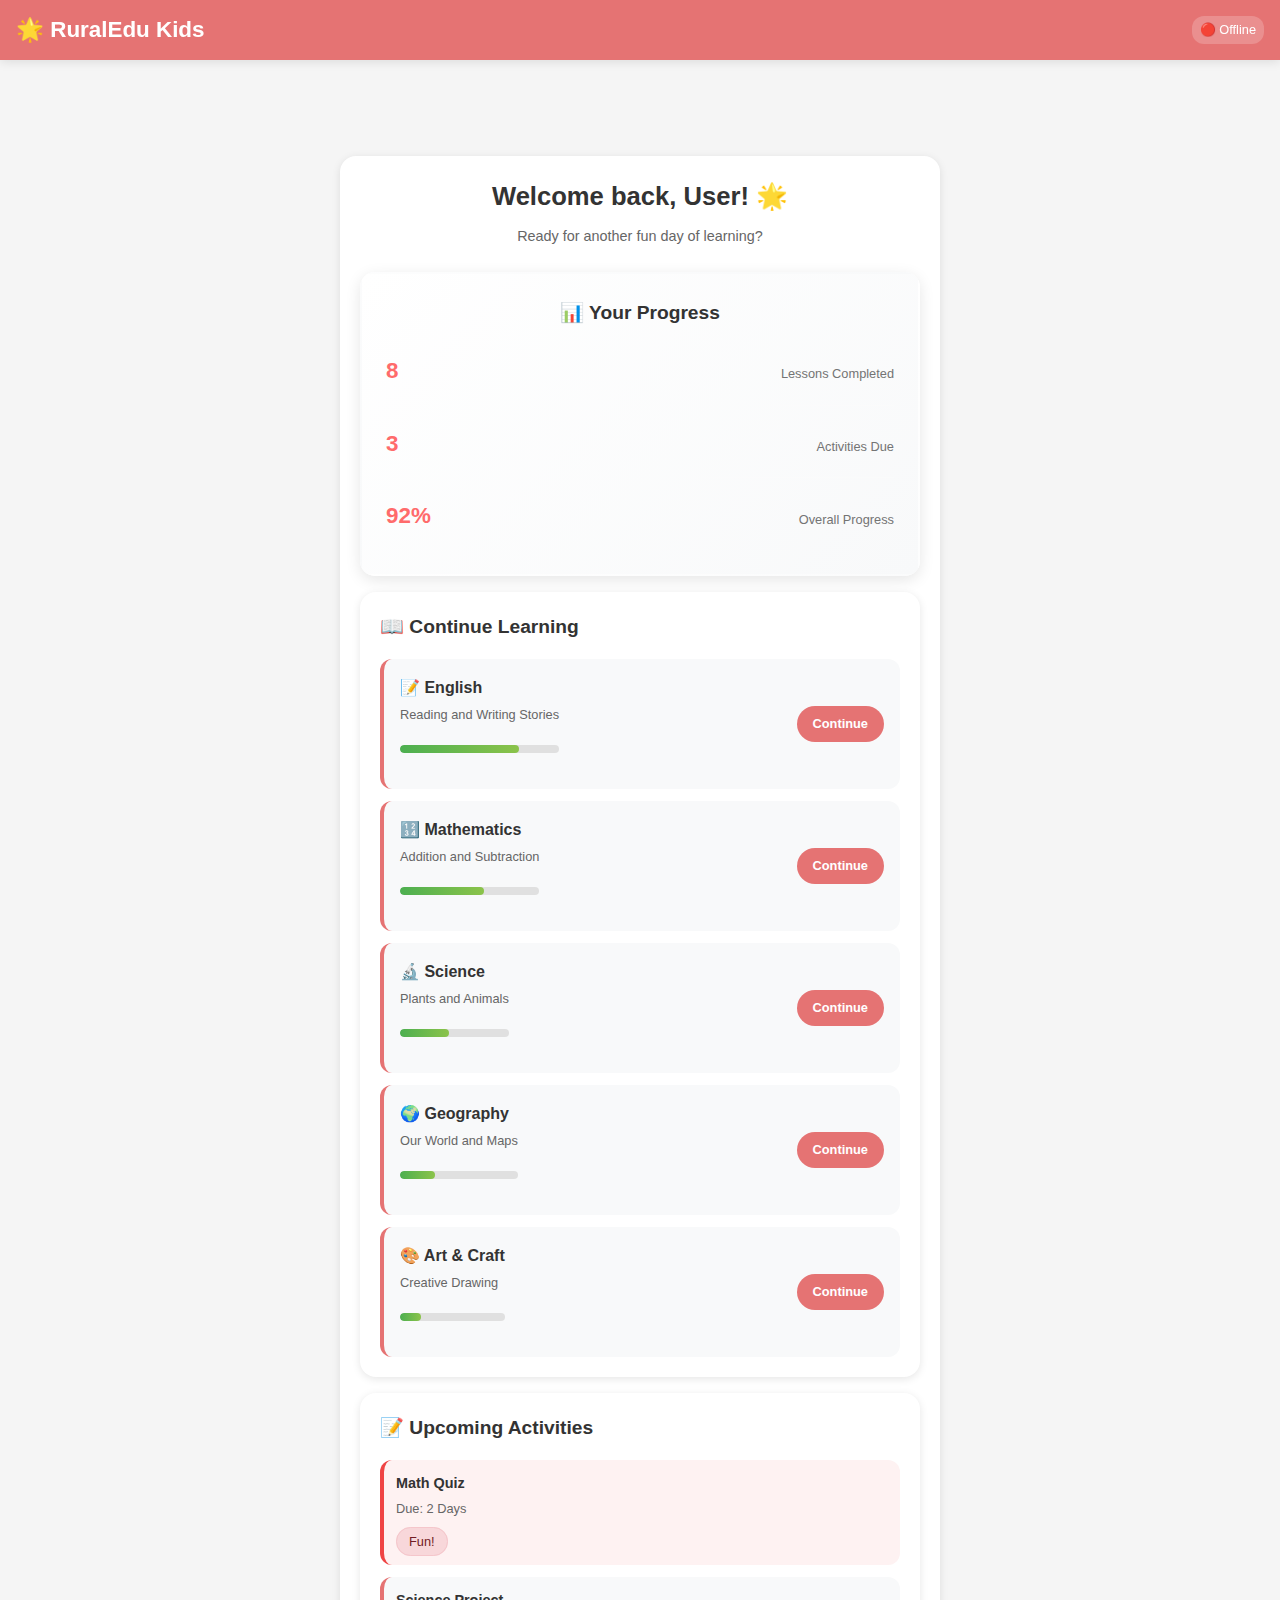
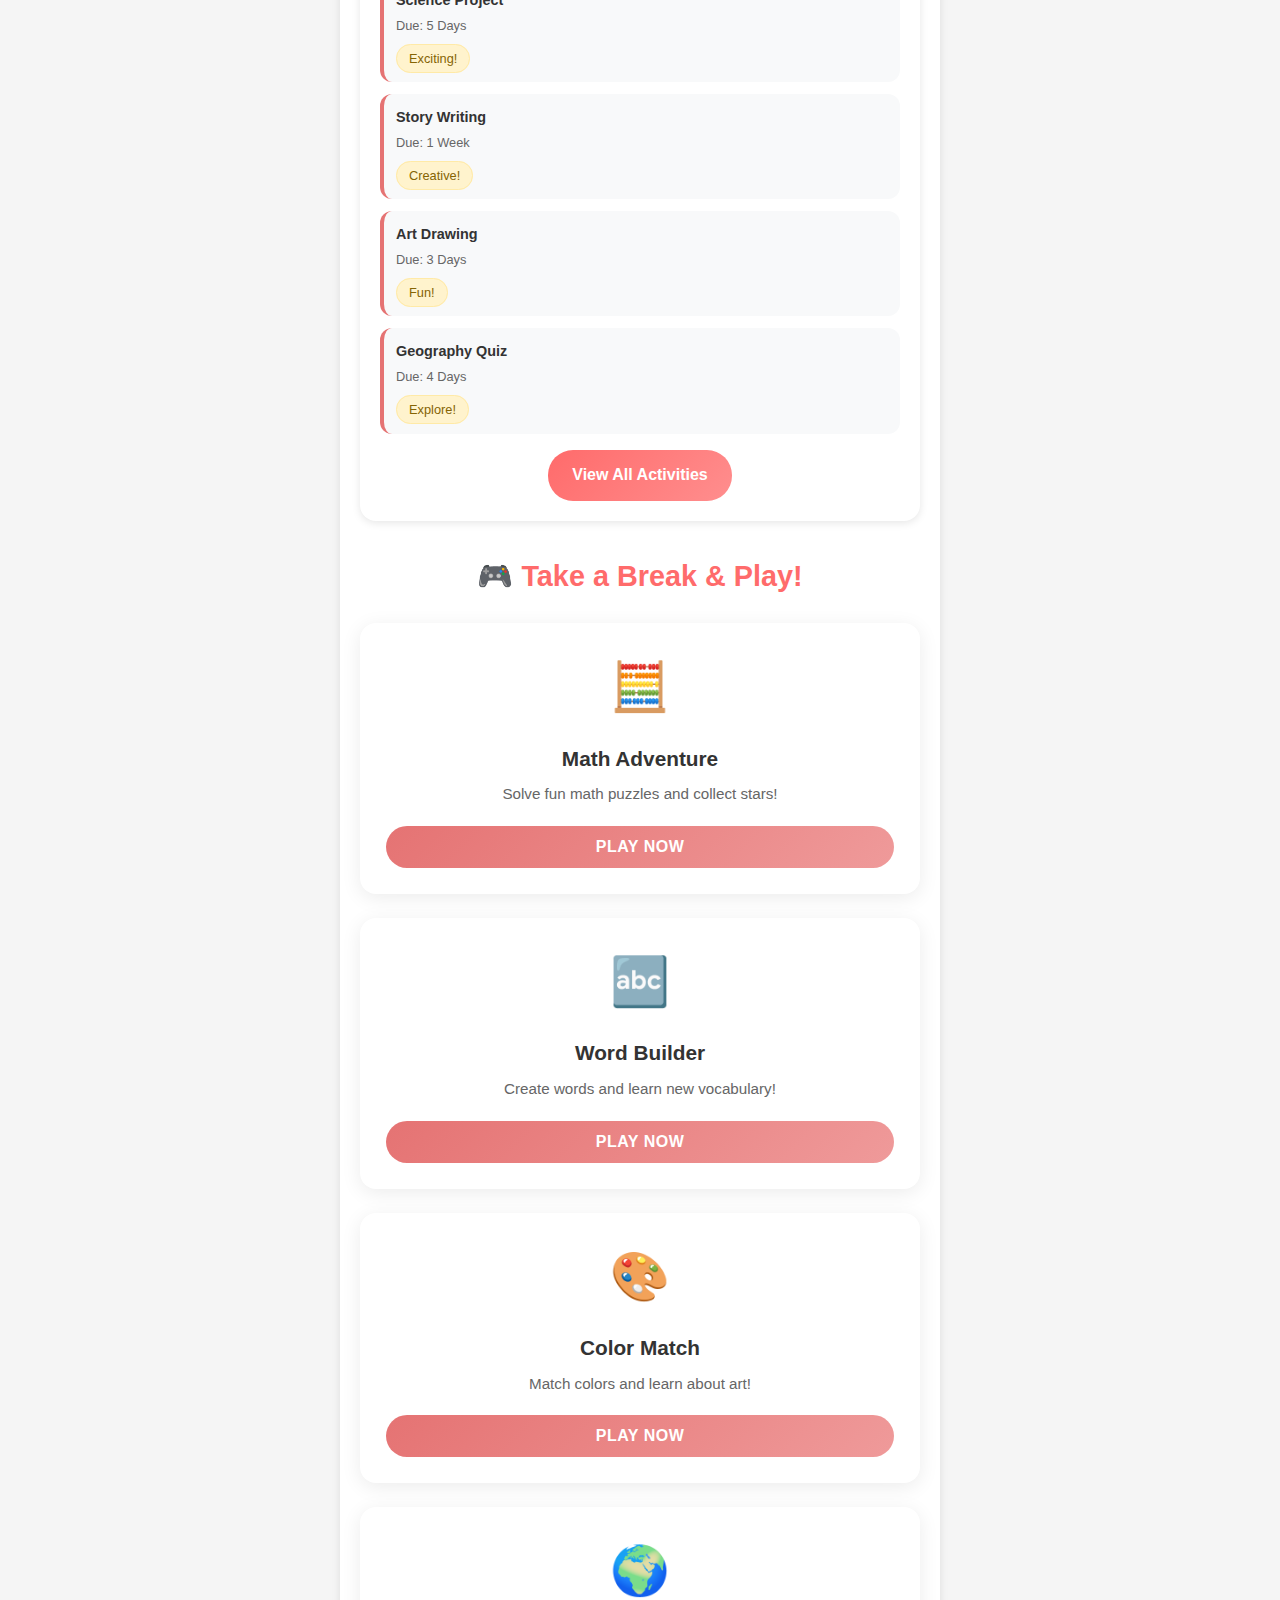
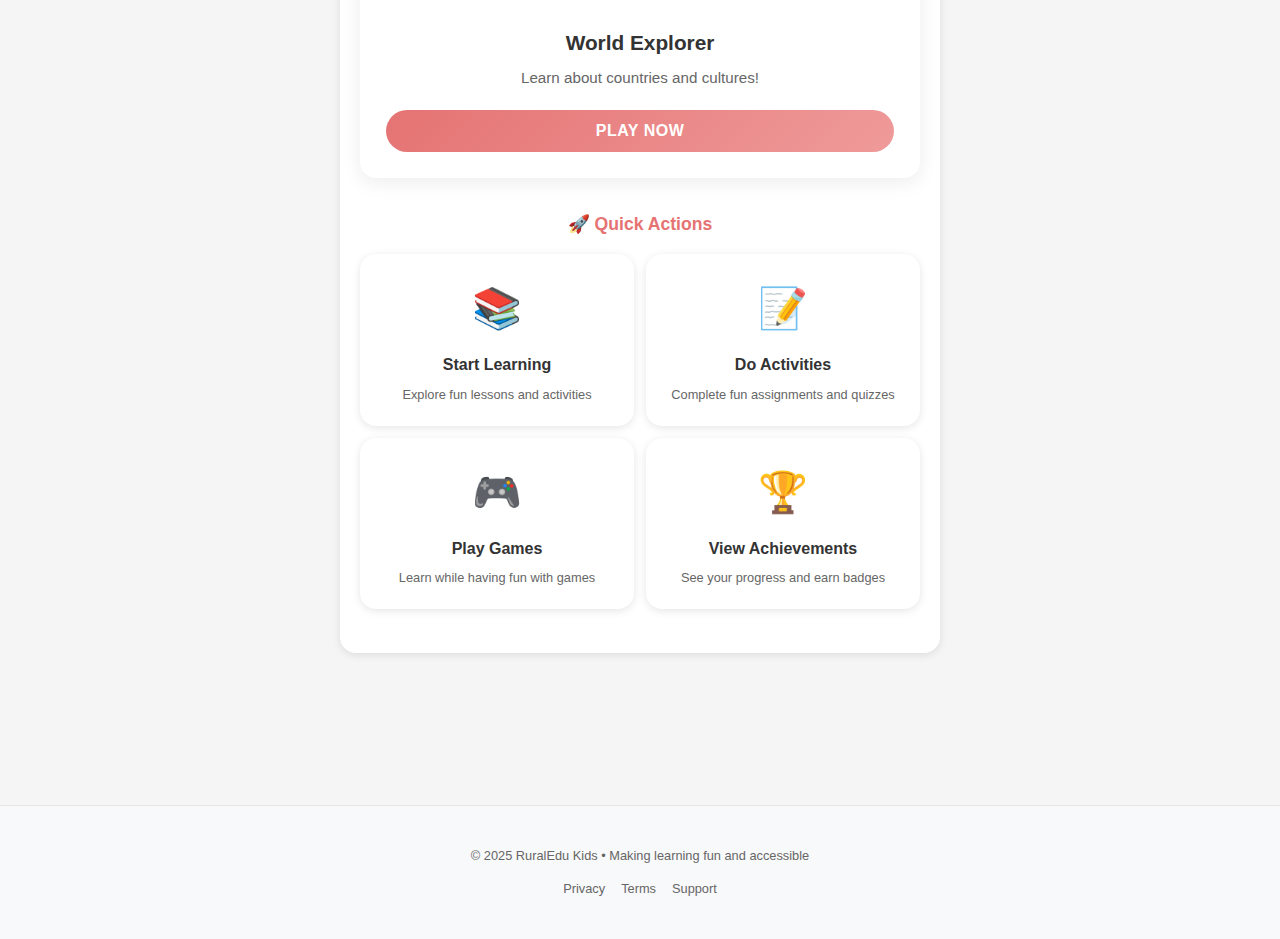
<file: index.html>
<!DOCTYPE html>
<html lang="en">
  <head>
    <meta charset="UTF-8" />
    <meta name="viewport" content="width=device-width, initial-scale=1.0" />
    <title>Dashboard - Rural Edu Kids</title>
    <link rel="stylesheet" href="style.css" />
    
    <!-- PWA Meta Tags -->
    <meta name="theme-color" content="#E57373" />
    <meta name="apple-mobile-web-app-capable" content="yes" />
    <meta name="apple-mobile-web-app-status-bar-style" content="default" />
    <meta name="apple-mobile-web-app-title" content="Rural Edu Kids" />
    <meta name="application-name" content="Rural Edu Kids" />
    <meta name="description" content="Fun learning platform for primary school children" />
  </head>
  <body>
        <div class="mobile-app-container">
        <!-- Header Navigation -->
        <header class="app-header">
            <div class="header-container">
                <div class="header-brand">
                                         <h1>🌟 RuralEdu Kids</h1>
                </div>
                <div class="offline-indicator">
                    <span id="connection-status" class="offline" style="cursor: pointer;">🔴 Offline</span>
                </div>
            </div>
        </header>

        <!-- Main Content -->
    <main class="main-content">
        <div class="mobile-content">
      <section class="section active">
            <div class="section-content">
          <div class="welcome-section">
                <h2>Welcome back, User! 🌟</h2>
                <p>Ready for another fun day of learning?</p>
          </div>
          
          <div class="dashboard-grid">
            <!-- Quick Stats -->
            <div class="stats-card">
              <h3>📊 Your Progress</h3>
              <div class="stat-item">
                    <span class="stat-number">8</span>
                <span class="stat-label">Lessons Completed</span>
              </div>
              <div class="stat-item">
                    <span class="stat-number">3</span>
                    <span class="stat-label">Activities Due</span>
              </div>
              <div class="stat-item">
                    <span class="stat-number">92%</span>
                <span class="stat-label">Overall Progress</span>
              </div>
            </div>

            <!-- Recent Lessons -->
            <div class="recent-lessons">
              <h3>📖 Continue Learning</h3>
              <div class="lesson-list">
                <div class="lesson-item">
                  <div class="lesson-info">
                        <h4>📝 English</h4>
                        <p>Reading and Writing Stories</p>
                    <div class="progress-bar">
                          <div class="progress-fill" style="width: 75%"></div>
                    </div>
                  </div>
                  <a href="lessons.html" class="btn-continue">Continue</a>
                </div>
                <div class="lesson-item">
                  <div class="lesson-info">
                        <h4>🔢 Mathematics</h4>
                        <p>Addition and Subtraction</p>
                    <div class="progress-bar">
                          <div class="progress-fill" style="width: 60%"></div>
                    </div>
                  </div>
                  <a href="lessons.html" class="btn-continue">Continue</a>
                </div>
                <div class="lesson-item">
                  <div class="lesson-info">
                        <h4>🔬 Science</h4>
                        <p>Plants and Animals</p>
                    <div class="progress-bar">
                          <div class="progress-fill" style="width: 45%"></div>
                    </div>
                  </div>
                  <a href="lessons.html" class="btn-continue">Continue</a>
                </div>
                <div class="lesson-item">
                  <div class="lesson-info">
                        <h4>🌍 Geography</h4>
                        <p>Our World and Maps</p>
                    <div class="progress-bar">
                          <div class="progress-fill" style="width: 30%"></div>
                    </div>
                  </div>
                  <a href="lessons.html" class="btn-continue">Continue</a>
                </div>
                <div class="lesson-item">
                  <div class="lesson-info">
                        <h4>🎨 Art & Craft</h4>
                        <p>Creative Drawing</p>
                    <div class="progress-bar">
                          <div class="progress-fill" style="width: 20%"></div>
                    </div>
                  </div>
                  <a href="lessons.html" class="btn-continue">Continue</a>
                </div>
              </div>
            </div>

                <!-- Upcoming Activities -->
            <div class="assignments-preview">
                  <h3>📝 Upcoming Activities</h3>
              <div class="assignment-list">
                <div class="assignment-item urgent">
                      <h4>Math Quiz</h4>
                      <p>Due: 2 Days</p>
                      <span class="due-badge urgent">Fun!</span>
                </div>
                <div class="assignment-item">
                      <h4>Science Project</h4>
                      <p>Due: 5 Days</p>
                      <span class="due-badge">Exciting!</span>
                </div>
                <div class="assignment-item">
                      <h4>Story Writing</h4>
                      <p>Due: 1 Week</p>
                      <span class="due-badge">Creative!</span>
                </div>
                <div class="assignment-item">
                      <h4>Art Drawing</h4>
                  <p>Due: 3 Days</p>
                      <span class="due-badge">Fun!</span>
                </div>
                <div class="assignment-item">
                      <h4>Geography Quiz</h4>
                      <p>Due: 4 Days</p>
                      <span class="due-badge">Explore!</span>
                    </div>
                  </div>
                  <div class="view-all-btn">
                    <a href="assignments.html" class="btn-primary">View All Activities</a>
                  </div>
                </div>
              </div>

              <!-- Fun Game Section -->
              <div class="game-section">
                <h3>🎮 Take a Break & Play!</h3>
                <div class="game-grid">
                  <div class="game-card">
                    <div class="game-icon">🧮</div>
                    <h4>Math Adventure</h4>
                    <p>Solve fun math puzzles and collect stars!</p>
                    <button class="btn-game" onclick="startMathGame()">Play Now</button>
                  </div>
                  <div class="game-card">
                    <div class="game-icon">🔤</div>
                    <h4>Word Builder</h4>
                    <p>Create words and learn new vocabulary!</p>
                    <button class="btn-game" onclick="startWordGame()">Play Now</button>
                  </div>
                  <div class="game-card">
                    <div class="game-icon">🎨</div>
                    <h4>Color Match</h4>
                    <p>Match colors and learn about art!</p>
                    <button class="btn-game" onclick="startColorGame()">Play Now</button>
                  </div>
                  <div class="game-card">
                    <div class="game-icon">🌍</div>
                    <h4>World Explorer</h4>
                    <p>Learn about countries and cultures!</p>
                    <button class="btn-game" onclick="startWorldGame()">Play Now</button>
              </div>
            </div>
          </div>

          <!-- Quick Action Cards -->
          <div class="quick-actions">
            <h3>🚀 Quick Actions</h3>
            <div class="action-grid">
              <a href="lessons.html" class="action-card">
                <div class="action-icon">
                  <span class="icon">📚</span>
                </div>
                    <h4>Start Learning</h4>
                    <p>Explore fun lessons and activities</p>
              </a>
              <a href="assignments.html" class="action-card">
                <div class="action-icon">📝</div>
                    <h4>Do Activities</h4>
                    <p>Complete fun assignments and quizzes</p>
                  </a>
                  <a href="games.html" class="action-card">
                    <div class="action-icon">🎮</div>
                    <h4>Play Games</h4>
                    <p>Learn while having fun with games</p>
              </a>
              <a href="progress.html" class="action-card">
                    <div class="action-icon">🏆</div>
                    <h4>View Achievements</h4>
                    <p>See your progress and earn badges</p>
              </a>
            </div>
          </div>
        </div>
      </section>
        </div>
      </main>

      <!-- Desktop Footer -->
      <footer class="footer">
        <div class="container">
          <p>© 2025 RuralEdu Kids • Making learning fun and accessible</p>
          <div class="footer-links">
            <a href="#">Privacy</a>
            <a href="#">Terms</a>
            <a href="#">Support</a>
          </div>
        </div>
      </footer>

      <!-- Bottom Navigation -->
      <nav class="bottom-nav">
        <ul>
          <li>
            <a href="index.html" class="bottom-nav-item active">
              <div class="bottom-nav-icon">🏠</div>
              <div class="bottom-nav-label">Home</div>
            </a>
          </li>
          <li>
            <a href="lessons.html" class="bottom-nav-item">
              <div class="bottom-nav-icon">📚</div>
              <div class="bottom-nav-label">Lessons</div>
            </a>
          </li>
          <li>
            <a href="assignments.html" class="bottom-nav-item">
              <div class="bottom-nav-icon">📝</div>
              <div class="bottom-nav-label">Activities</div>
            </a>
          </li>
          <li>
            <a href="games.html" class="bottom-nav-item">
              <div class="bottom-nav-icon">🎮</div>
              <div class="bottom-nav-label">Games</div>
            </a>
          </li>
          <li>
            <a href="progress.html" class="bottom-nav-item">
              <div class="bottom-nav-icon">📊</div>
              <div class="bottom-nav-label">Progress</div>
            </a>
          </li>
          <li>
            <a href="profile.html" class="bottom-nav-item">
              <div class="bottom-nav-icon">👤</div>
              <div class="bottom-nav-label">Profile</div>
            </a>
          </li>
        </ul>
      </nav>
      </div>

    <script src="script.js"></script>
  </body>
</html>
</file>
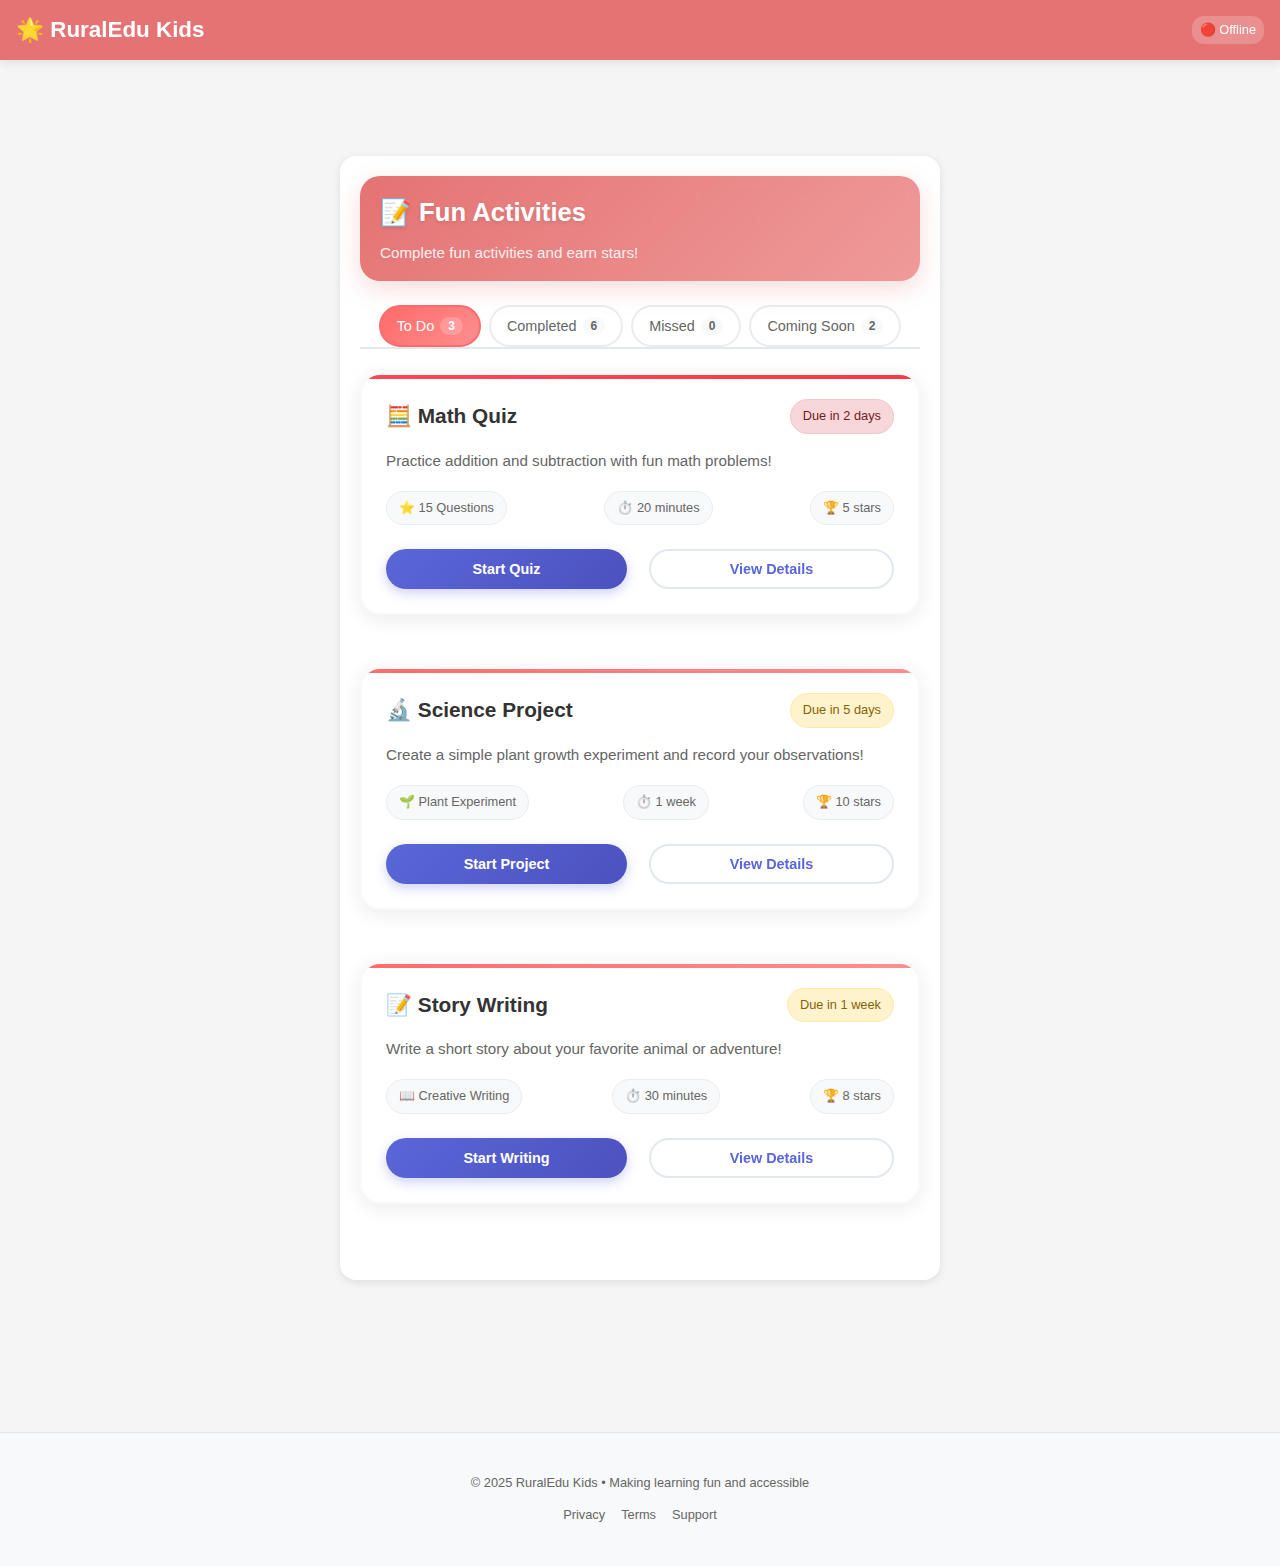
<file: assignments.html>
<!DOCTYPE html>
<html lang="en">
  <head>
    <meta charset="UTF-8" />
    <meta name="viewport" content="width=device-width, initial-scale=1.0" />
    <title>Activities - RuralEdu Kids</title>
    <link rel="stylesheet" href="style.css" />
    
    <!-- PWA Meta Tags -->
    <meta name="theme-color" content="#E57373" />
    <meta name="apple-mobile-web-app-capable" content="yes" />
    <meta name="apple-mobile-web-app-status-bar-style" content="default" />
    <meta name="apple-mobile-web-app-title" content="RuralEdu Kids" />
    <meta name="application-name" content="RuralEdu Kids" />
    <meta name="description" content="Fun learning platform for primary school children" />
  </head>
  <body>
        <div class="mobile-app-container">
        <!-- Header Navigation -->
        <header class="app-header">
            <div class="header-container">
                <div class="header-brand">
                    <h1>🌟 RuralEdu Kids</h1>
                </div>
                <div class="offline-indicator">
                    <span id="connection-status" class="offline" style="cursor: pointer;">🔴 Offline</span>
                </div>
            </div>
        </header>

        <!-- Main Content -->
    <main class="main-content">
        <div class="mobile-content">
      <section class="section active">
            <div class="section-content">
          <div class="page-header">
                <h2>📝 Fun Activities</h2>
                <p>Complete fun activities and earn stars!</p>
              </div>

              <!-- Assignment Tabs -->
              <div class="assignments-tabs">
                <button class="tab-btn active" data-tab="pending">
                  To Do <span class="tab-count">3</span>
                </button>
                <button class="tab-btn" data-tab="completed">
                  Completed <span class="tab-count">6</span>
                </button>
                <button class="tab-btn" data-tab="overdue">
                  Missed <span class="tab-count">0</span>
                </button>
                <button class="tab-btn" data-tab="upcoming">
                  Coming Soon <span class="tab-count">2</span>
                </button>
              </div>

              <!-- Pending Assignments -->
              <div class="assignments-section active" id="pending">
                <div class="assignments-grid">
                  <div class="assignment-card urgent">
                    <div class="assignment-header">
                      <h3>🧮 Math Quiz</h3>
                      <span class="due-badge urgent">Due in 2 days</span>
                  </div>
                    <p>Practice addition and subtraction with fun math problems!</p>
                    <div class="assignment-meta">
                      <span>⭐ 15 Questions</span>
                      <span>⏱️ 20 minutes</span>
                      <span>🏆 5 stars</span>
              </div>
              <div class="assignment-actions">
                      <button class="btn-primary">Start Quiz</button>
                      <button class="btn-secondary">View Details</button>
              </div>
            </div>

            <div class="assignment-card">
              <div class="assignment-header">
                      <h3>🔬 Science Project</h3>
                      <span class="due-badge">Due in 5 days</span>
              </div>
                    <p>Create a simple plant growth experiment and record your observations!</p>
              <div class="assignment-meta">
                      <span>🌱 Plant Experiment</span>
                      <span>⏱️ 1 week</span>
                      <span>🏆 10 stars</span>
              </div>
              <div class="assignment-actions">
                      <button class="btn-primary">Start Project</button>
                      <button class="btn-secondary">View Details</button>
              </div>
            </div>

            <div class="assignment-card">
              <div class="assignment-header">
                      <h3>📝 Story Writing</h3>
                      <span class="due-badge">Due in 1 week</span>
              </div>
                    <p>Write a short story about your favorite animal or adventure!</p>
              <div class="assignment-meta">
                      <span>📖 Creative Writing</span>
                      <span>⏱️ 30 minutes</span>
                      <span>🏆 8 stars</span>
                    </div>
                    <div class="assignment-actions">
                      <button class="btn-primary">Start Writing</button>
                      <button class="btn-secondary">View Details</button>
              </div>
                  </div>
                </div>
              </div>

              <!-- Completed Assignments -->
              <div class="assignments-section" id="completed">
                <div class="assignments-grid">
                  <div class="assignment-card completed">
              <div class="assignment-header">
                      <h3>🧮 Math Quiz</h3>
                      <span class="completion-badge">Completed</span>
              </div>
                    <p>Addition and subtraction practice quiz</p>
              <div class="assignment-meta">
                      <span>✅ 14/15 Correct</span>
                      <span>⏱️ 18 minutes</span>
                      <span>🏆 4 stars earned</span>
                    </div>
                    <div class="assignment-actions">
                      <button class="btn-secondary">Review Answers</button>
              </div>
                  </div>

                  <div class="assignment-card completed">
                    <div class="assignment-header">
                      <h3>🎨 Art Activity</h3>
                      <span class="completion-badge">Completed</span>
                </div>
                    <p>Draw your favorite animal</p>
                    <div class="assignment-meta">
                      <span>🎨 Creative Drawing</span>
                      <span>⏱️ 25 minutes</span>
                      <span>🏆 5 stars earned</span>
              </div>
              <div class="assignment-actions">
                      <button class="btn-secondary">View Drawing</button>
              </div>
                  </div>

                  <div class="assignment-card completed">
                    <div class="assignment-header">
                      <h3>🌍 Geography Quiz</h3>
                      <span class="completion-badge">Completed</span>
                </div>
                    <p>Learn about different countries and flags</p>
                    <div class="assignment-meta">
                      <span>✅ 12/15 Correct</span>
                      <span>⏱️ 22 minutes</span>
                      <span>🏆 4 stars earned</span>
              </div>
              <div class="assignment-actions">
                      <button class="btn-secondary">Review Answers</button>
            </div>
          </div>

            <div class="assignment-card completed">
              <div class="assignment-header">
                      <h3>📝 English Activity</h3>
                      <span class="completion-badge">Completed</span>
              </div>
                    <p>Read a story and answer questions</p>
              <div class="assignment-meta">
                      <span>✅ 8/10 Correct</span>
                      <span>⏱️ 15 minutes</span>
                      <span>🏆 4 stars earned</span>
              </div>
              <div class="assignment-actions">
                      <button class="btn-secondary">Review Answers</button>
              </div>
            </div>

            <div class="assignment-card completed">
              <div class="assignment-header">
                      <h3>🔬 Science Quiz</h3>
                      <span class="completion-badge">Completed</span>
              </div>
                    <p>Learn about plants and animals</p>
              <div class="assignment-meta">
                      <span>✅ 13/15 Correct</span>
                      <span>⏱️ 20 minutes</span>
                      <span>🏆 4 stars earned</span>
              </div>
              <div class="assignment-actions">
                      <button class="btn-secondary">Review Answers</button>
              </div>
            </div>

            <div class="assignment-card completed">
              <div class="assignment-header">
                      <h3>🎵 Music Activity</h3>
                      <span class="completion-badge">Completed</span>
              </div>
                    <p>Learn about musical instruments</p>
              <div class="assignment-meta">
                      <span>🎵 Music Learning</span>
                      <span>⏱️ 18 minutes</span>
                      <span>🏆 3 stars earned</span>
              </div>
              <div class="assignment-actions">
                      <button class="btn-secondary">View Activity</button>
              </div>
            </div>
          </div>
              </div>

              <!-- Overdue Assignments -->
              <div class="assignments-section" id="overdue">
                <div class="no-activities">
                  <div class="no-activities-icon">🎉</div>
                  <h3>Great Job!</h3>
                  <p>You haven't missed any activities. Keep up the excellent work!</p>
            </div>
          </div>

              <!-- Upcoming Assignments -->
              <div class="assignments-section" id="upcoming">
                <div class="assignments-grid">
            <div class="assignment-card upcoming">
              <div class="assignment-header">
                      <h3>🎨 Art Project</h3>
                      <span class="upcoming-badge">Coming Soon</span>
              </div>
                    <p>Create a colorful collage using different materials!</p>
              <div class="assignment-meta">
                      <span>🎨 Creative Project</span>
                      <span>⏱️ 45 minutes</span>
                      <span>🏆 12 stars</span>
              </div>
              <div class="assignment-actions">
                      <button class="btn-secondary" disabled>Available Soon</button>
              </div>
            </div>

            <div class="assignment-card upcoming">
              <div class="assignment-header">
                      <h3>🌍 Geography Activity</h3>
                      <span class="upcoming-badge">Coming Soon</span>
              </div>
                    <p>Learn about different continents and oceans!</p>
              <div class="assignment-meta">
                      <span>🌍 World Geography</span>
                      <span>⏱️ 30 minutes</span>
                      <span>🏆 6 stars</span>
              </div>
              <div class="assignment-actions">
                      <button class="btn-secondary" disabled>Available Soon</button>
                    </div>
              </div>
            </div>
          </div>
        </div>
      </section>
        </div>
      </main>

      <!-- Desktop Footer -->
      <footer class="footer">
        <div class="container">
          <p>© 2025 RuralEdu Kids • Making learning fun and accessible</p>
          <div class="footer-links">
            <a href="#">Privacy</a>
            <a href="#">Terms</a>
            <a href="#">Support</a>
          </div>
        </div>
      </footer>

      <!-- Bottom Navigation -->
      <nav class="bottom-nav">
        <ul>
          <li>
            <a href="index.html" class="bottom-nav-item">
              <div class="bottom-nav-icon">🏠</div>
              <div class="bottom-nav-label">Home</div>
            </a>
          </li>
          <li>
            <a href="lessons.html" class="bottom-nav-item">
              <div class="bottom-nav-icon">📚</div>
              <div class="bottom-nav-label">Lessons</div>
            </a>
          </li>
          <li>
            <a href="assignments.html" class="bottom-nav-item active">
              <div class="bottom-nav-icon">📝</div>
              <div class="bottom-nav-label">Activities</div>
            </a>
          </li>
          <li>
            <a href="games.html" class="bottom-nav-item">
              <div class="bottom-nav-icon">🎮</div>
              <div class="bottom-nav-label">Games</div>
            </a>
          </li>
          <li>
            <a href="progress.html" class="bottom-nav-item">
              <div class="bottom-nav-icon">📊</div>
              <div class="bottom-nav-label">Progress</div>
            </a>
          </li>
          <li>
            <a href="profile.html" class="bottom-nav-item">
              <div class="bottom-nav-icon">👤</div>
              <div class="bottom-nav-label">Profile</div>
            </a>
          </li>
        </ul>
      </nav>
      </div>

    <script src="script.js"></script>
  </body>
</html>
</file>
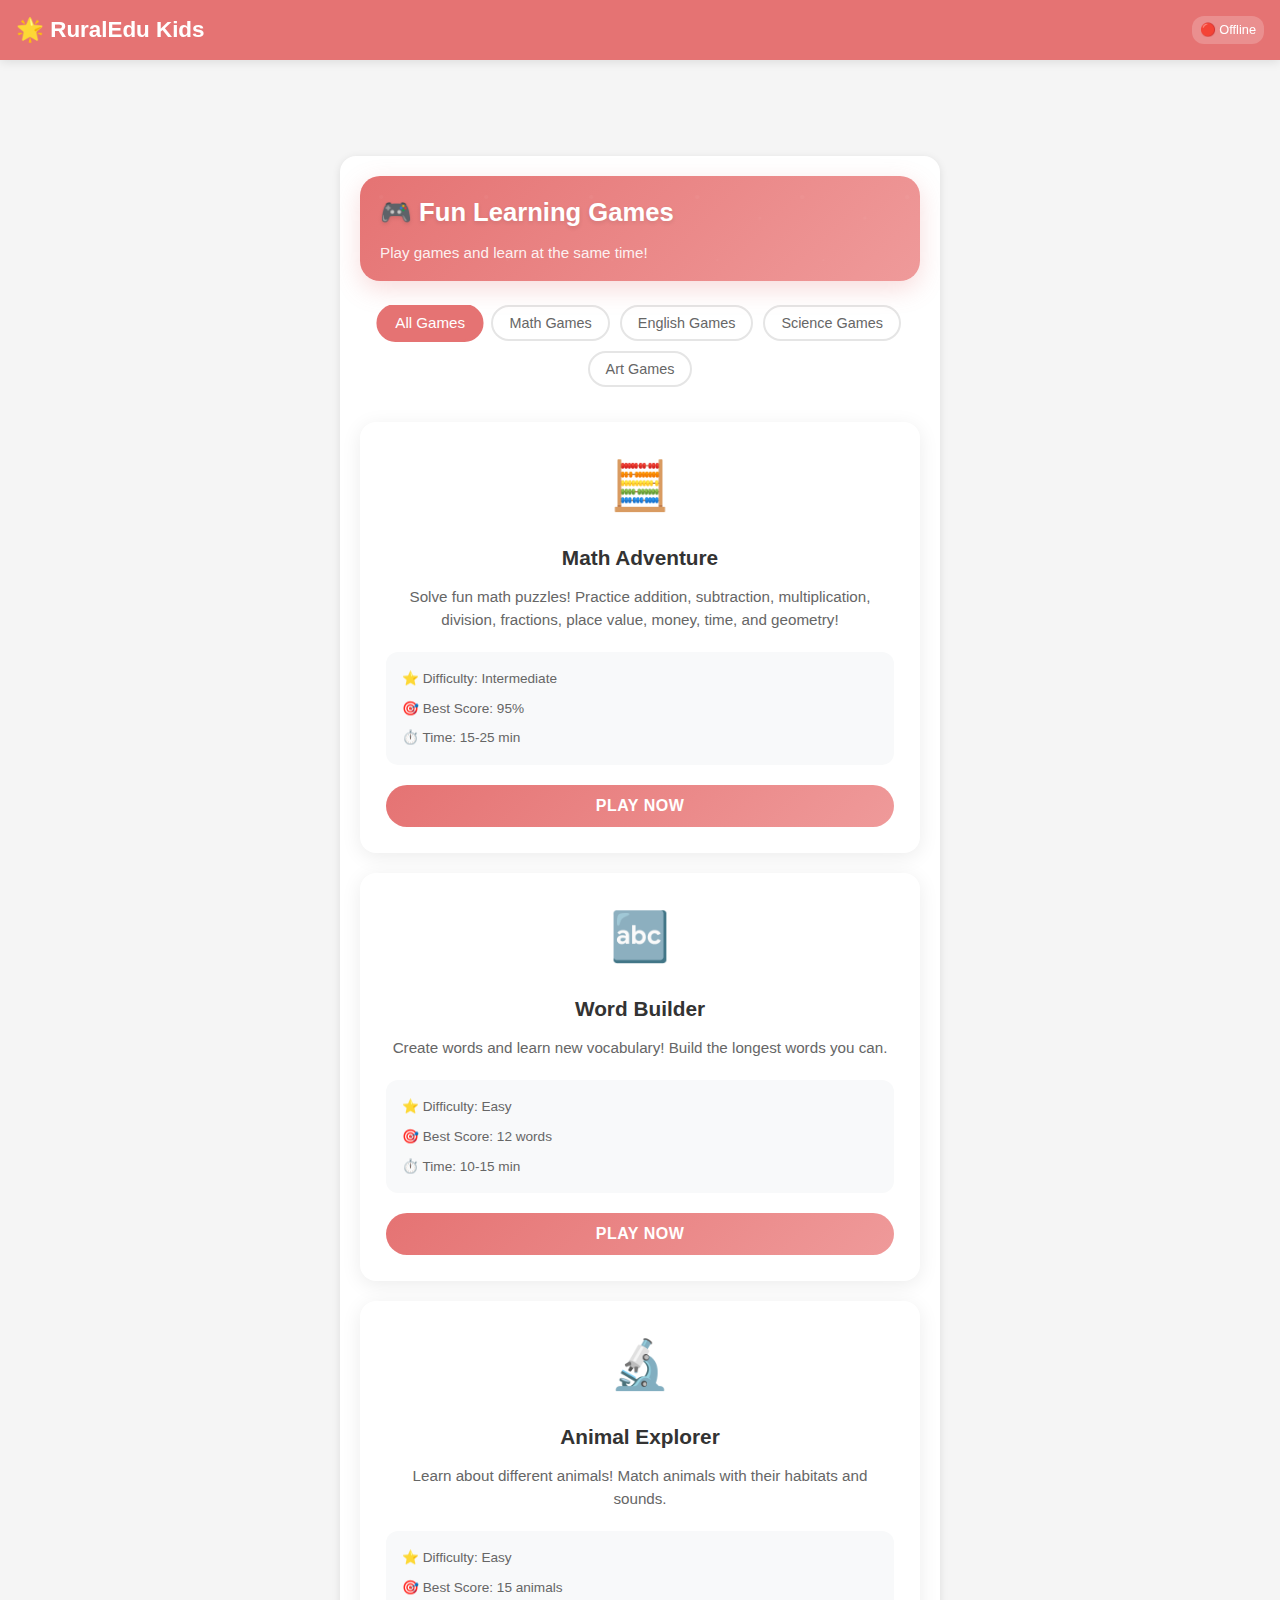
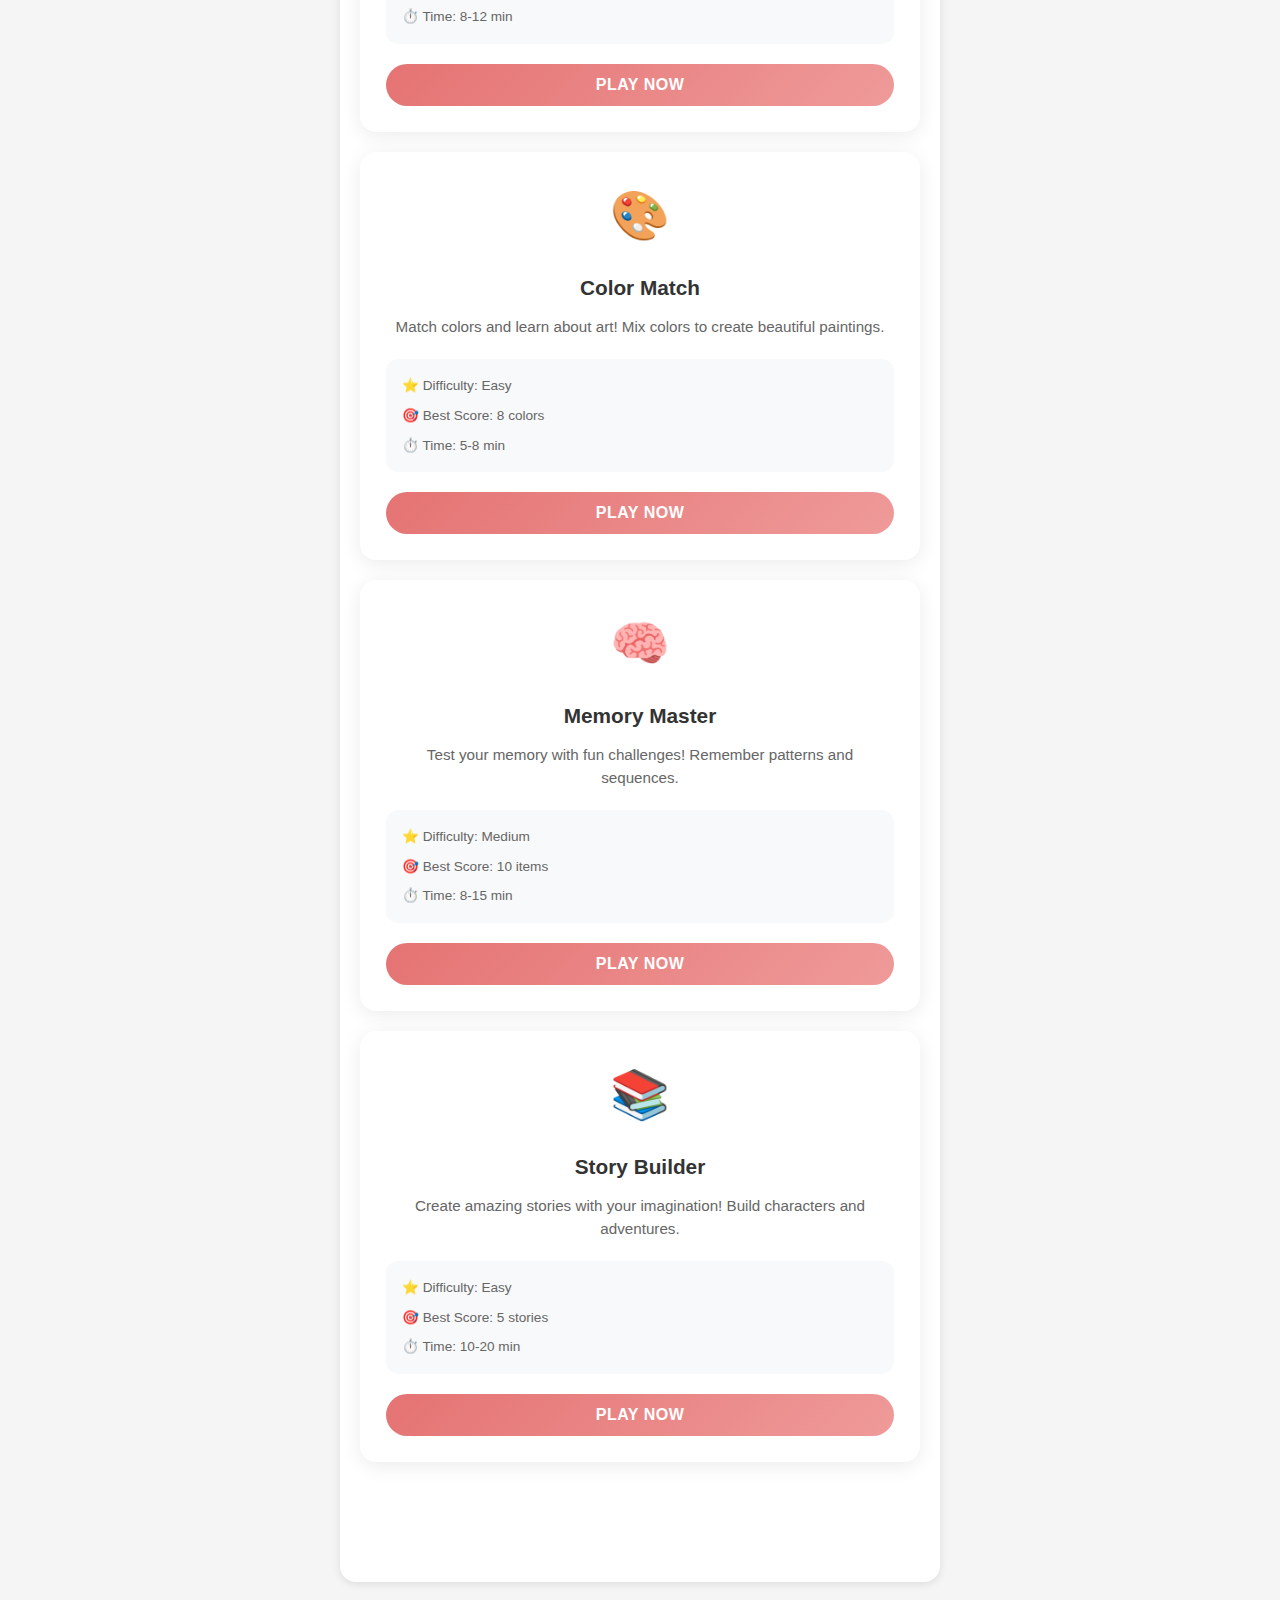
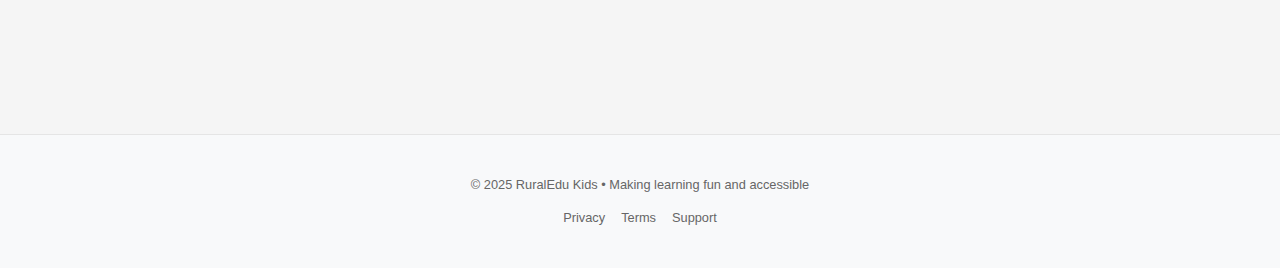
<file: games.html>
<!DOCTYPE html>
<html lang="en">
<head>
    <meta charset="UTF-8">
    <meta name="viewport" content="width=device-width, initial-scale=1.0">
    <title>Games - RuralEdu Kids</title>
    <link rel="stylesheet" href="style.css">
    
    <!-- PWA Meta Tags -->
    <meta name="theme-color" content="#E57373" />
    <meta name="apple-mobile-web-app-capable" content="yes" />
    <meta name="apple-mobile-web-app-status-bar-style" content="default" />
    <meta name="apple-mobile-web-app-title" content="RuralEdu Kids" />
    <meta name="application-name" content="RuralEdu Kids" />
    <meta name="description" content="Fun learning platform for primary school children" />
</head>
<body>
        <div class="mobile-app-container">
        <!-- Header Navigation -->
        <header class="app-header">
            <div class="header-container">
                <div class="header-brand">
                    <h1>🌟 RuralEdu Kids</h1>
                </div>
                <div class="offline-indicator">
                    <span id="connection-status" class="offline" style="cursor: pointer;">🔴 Offline</span>
                </div>
            </div>
        </header>

        <!-- Main Content -->
        <main class="main-content">
            <div class="mobile-content">
                <section class="section active">
                    <div class="section-content">
                        <div class="page-header">
                            <h2>🎮 Fun Learning Games</h2>
                            <p>Play games and learn at the same time!</p>
                        </div>

                        <!-- Game Categories -->
                        <div class="game-categories">
                            <button class="category-btn active" data-category="all">All Games</button>
                            <button class="category-btn" data-category="math">Math Games</button>
                            <button class="category-btn" data-category="english">English Games</button>
                            <button class="category-btn" data-category="science">Science Games</button>
                            <button class="category-btn" data-category="art">Art Games</button>
                        </div>
                        
                        <div class="games-grid" id="gamesGrid">
                            <!-- Math Games -->
                            <div class="game-card" data-category="math">
                                <div class="game-icon">🧮</div>
                                <h3>Math Adventure</h3>
                                <p>Solve fun math puzzles! Practice addition, subtraction, multiplication, division, fractions, place value, money, time, and geometry!</p>
                                <div class="game-stats">
                                    <span>⭐ Difficulty: Intermediate</span>
                                    <span>🎯 Best Score: 95%</span>
                                    <span>⏱️ Time: 15-25 min</span>
                                </div>
                                <button class="btn-game" onclick="startMathGame()">Play Now</button>
                            </div>

                            <!-- English Games -->
                            <div class="game-card" data-category="english">
                                <div class="game-icon">🔤</div>
                                <h3>Word Builder</h3>
                                <p>Create words and learn new vocabulary! Build the longest words you can.</p>
                                <div class="game-stats">
                                    <span>⭐ Difficulty: Easy</span>
                                    <span>🎯 Best Score: 12 words</span>
                                    <span>⏱️ Time: 10-15 min</span>
                                </div>
                                <button class="btn-game" onclick="startWordGame()">Play Now</button>
                            </div>

                            <!-- Science Games -->
                            <div class="game-card" data-category="science">
                                <div class="game-icon">🔬</div>
                                <h3>Animal Explorer</h3>
                                <p>Learn about different animals! Match animals with their habitats and sounds.</p>
                                <div class="game-stats">
                                    <span>⭐ Difficulty: Easy</span>
                                    <span>🎯 Best Score: 15 animals</span>
                                    <span>⏱️ Time: 8-12 min</span>
                                </div>
                                <button class="btn-game" onclick="startAnimalGame()">Play Now</button>
                            </div>

                            <!-- Art Games -->
                            <div class="game-card" data-category="art">
                                <div class="game-icon">🎨</div>
                                <h3>Color Match</h3>
                                <p>Match colors and learn about art! Mix colors to create beautiful paintings.</p>
                                <div class="game-stats">
                                    <span>⭐ Difficulty: Easy</span>
                                    <span>🎯 Best Score: 8 colors</span>
                                    <span>⏱️ Time: 5-8 min</span>
                                </div>
                                <button class="btn-game" onclick="startColorGame()">Play Now</button>
                            </div>

                            <!-- Logic Games -->
                            <div class="game-card" data-category="logic">
                                <div class="game-icon">🧠</div>
                                <h3>Memory Master</h3>
                                <p>Test your memory with fun challenges! Remember patterns and sequences.</p>
                                <div class="game-stats">
                                    <span>⭐ Difficulty: Medium</span>
                                    <span>🎯 Best Score: 10 items</span>
                                    <span>⏱️ Time: 8-15 min</span>
                                </div>
                                <button class="btn-game" onclick="startMemoryGame()">Play Now</button>
                            </div>

                            <!-- Creative Games -->
                            <div class="game-card" data-category="creative">
                                <div class="game-icon">📚</div>
                                <h3>Story Builder</h3>
                                <p>Create amazing stories with your imagination! Build characters and adventures.</p>
                                <div class="game-stats">
                                    <span>⭐ Difficulty: Easy</span>
                                    <span>🎯 Best Score: 5 stories</span>
                                    <span>⏱️ Time: 10-20 min</span>
                                </div>
                                <button class="btn-game" onclick="startStoryGame()">Play Now</button>
                            </div>
                        </div>
                    </div>
                </section>
            </div>
        </main>

        <!-- Desktop Footer -->
        <footer class="footer">
          <div class="container">
            <p>© 2025 RuralEdu Kids • Making learning fun and accessible</p>
            <div class="footer-links">
              <a href="#">Privacy</a>
              <a href="#">Terms</a>
              <a href="#">Support</a>
            </div>
          </div>
        </footer>

        <!-- Bottom Navigation -->
        <nav class="bottom-nav">
            <ul>
                <li>
                    <a href="index.html" class="bottom-nav-item">
                        <div class="bottom-nav-icon">🏠</div>
                        <div class="bottom-nav-label">Home</div>
                    </a>
                </li>
                <li>
                    <a href="lessons.html" class="bottom-nav-item">
                        <div class="bottom-nav-icon">📚</div>
                        <div class="bottom-nav-label">Lessons</div>
                    </a>
                </li>
                <li>
                    <a href="assignments.html" class="bottom-nav-item">
                        <div class="bottom-nav-icon">📝</div>
                        <div class="bottom-nav-label">Activities</div>
                    </a>
                </li>
                <li>
                    <a href="games.html" class="bottom-nav-item active">
                        <div class="bottom-nav-icon">🎮</div>
                        <div class="bottom-nav-label">Games</div>
                    </a>
                </li>
                                    <li>
            <a href="progress.html" class="bottom-nav-item">
              <div class="bottom-nav-icon">📊</div>
              <div class="bottom-nav-label">Progress</div>
            </a>
          </li>
          <li>
            <a href="profile.html" class="bottom-nav-item">
              <div class="bottom-nav-icon">👤</div>
              <div class="bottom-nav-label">Profile</div>
            </a>
          </li>
            </ul>
        </nav>
    </div>

    <!-- Game Modal -->
    <div id="gameModal" class="game-modal" style="display: none;">
        <div class="game-modal-content">
            <div class="game-modal-header">
                <h2 id="gameTitle">Game Title</h2>
                <button class="close-btn" onclick="closeGame()">×</button>
            </div>
            <div id="gameContent" class="game-content">
                <!-- Game content will be loaded here -->
            </div>
        </div>
    </div>

    <script src="script.js"></script>
</body>
</html>
</file>
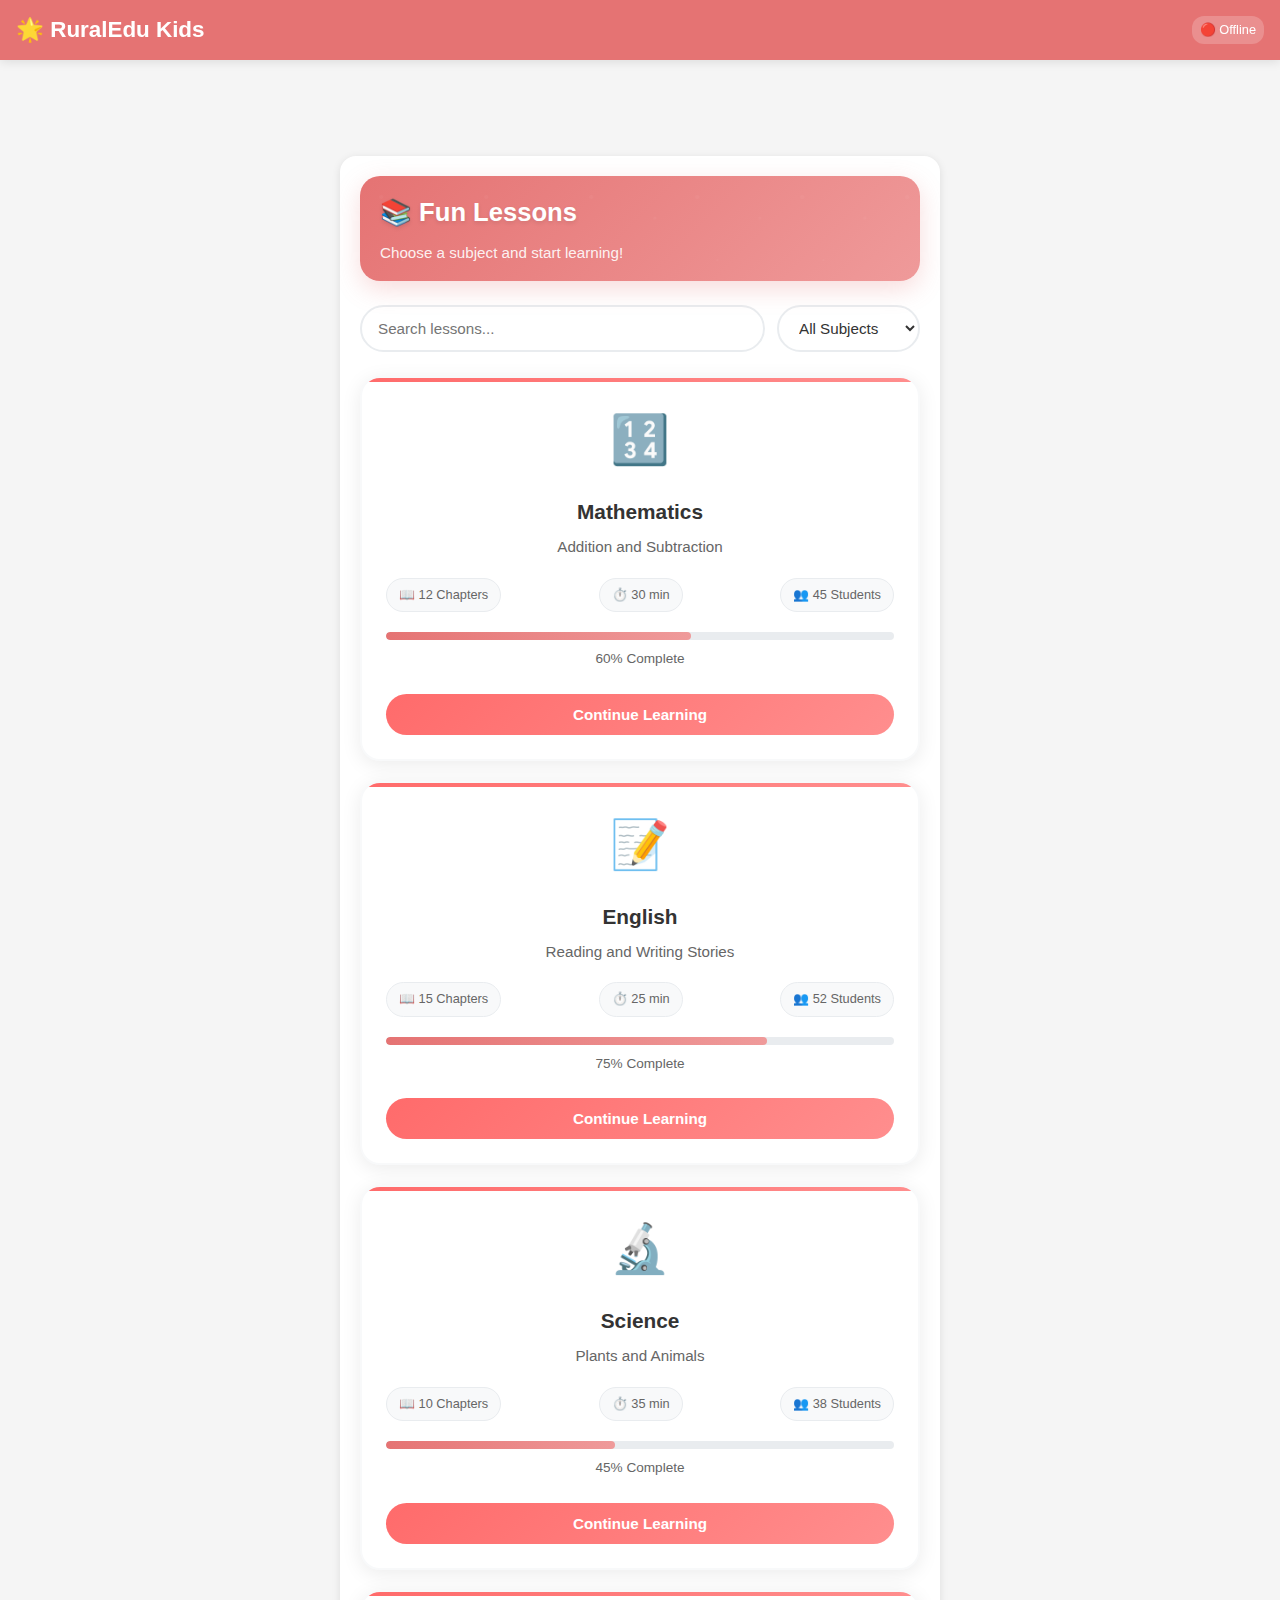
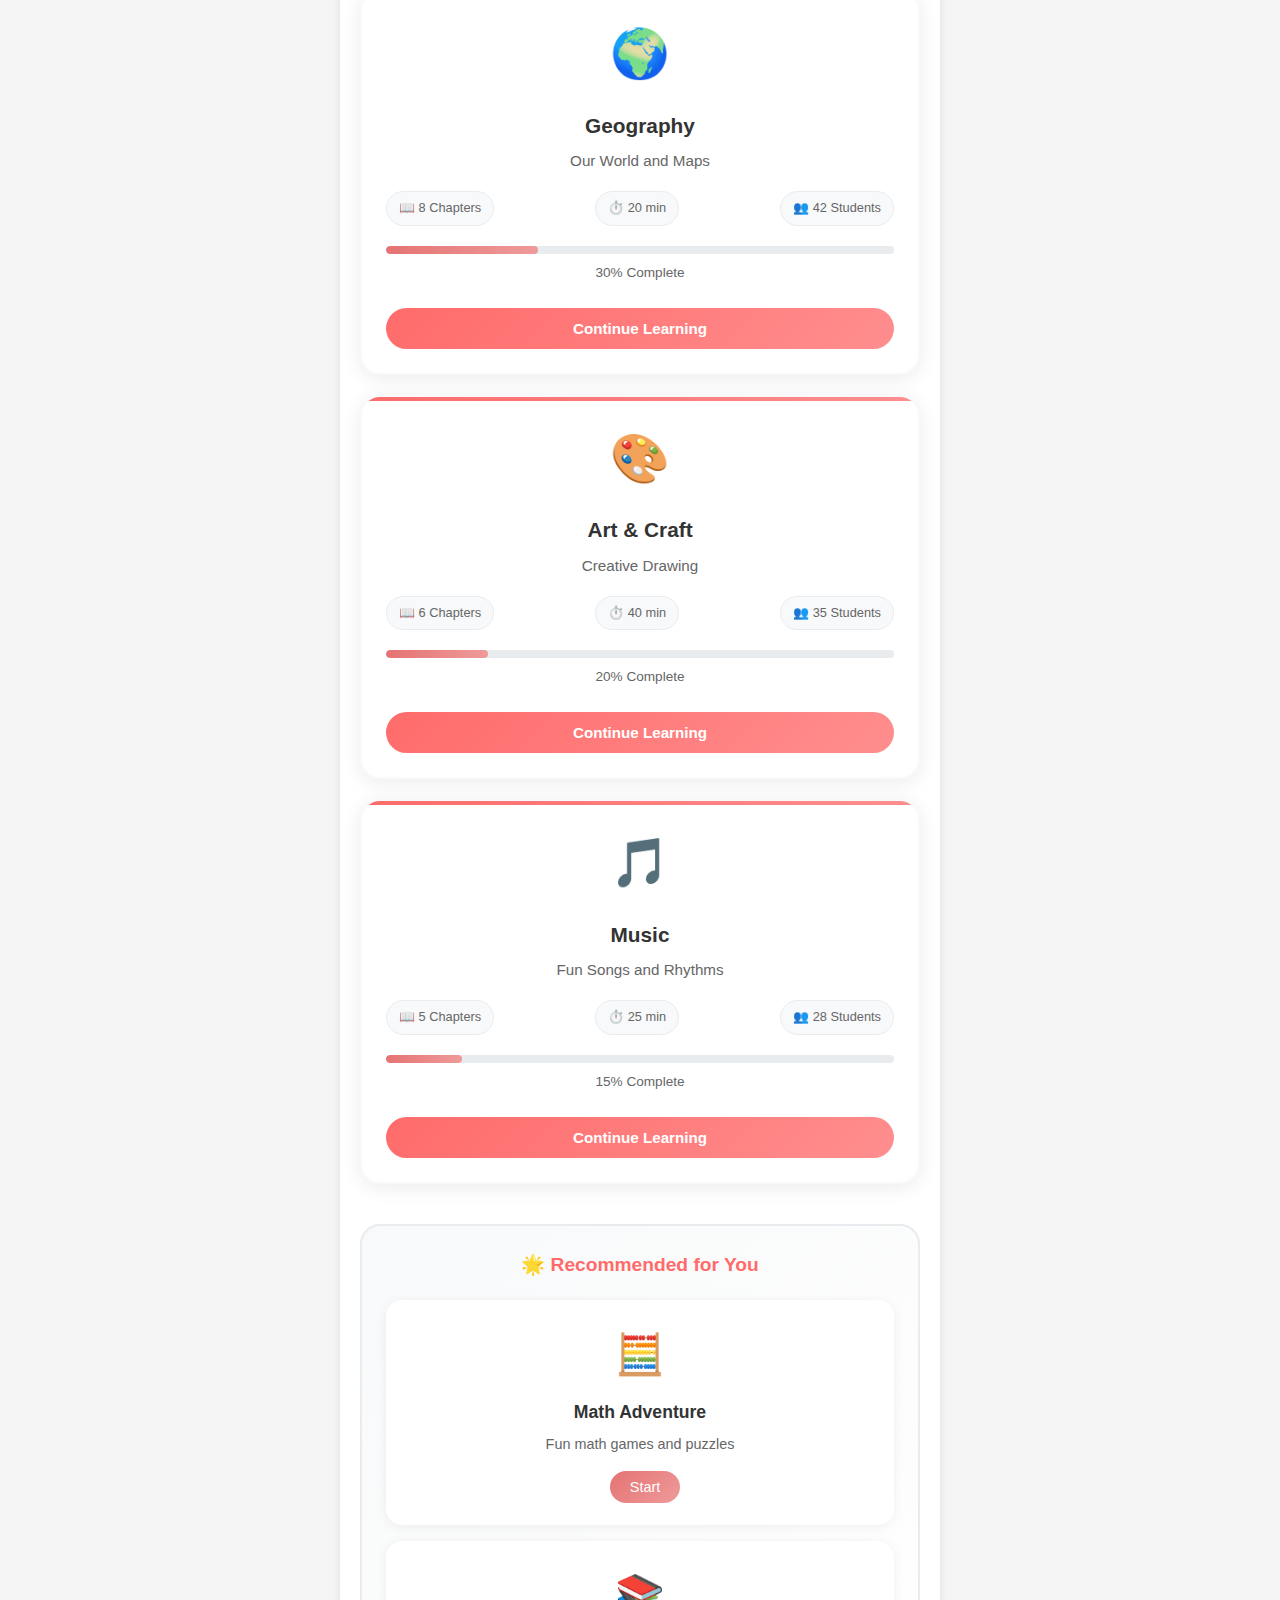
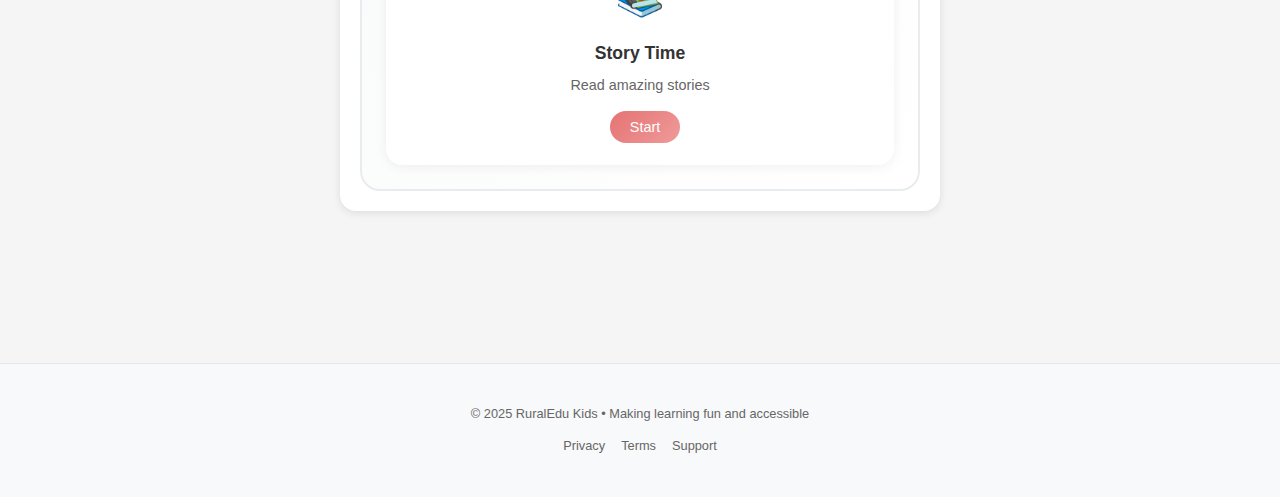
<file: lessons.html>
<!DOCTYPE html>
<html lang="en">
  <head>
    <meta charset="UTF-8" />
    <meta name="viewport" content="width=device-width, initial-scale=1.0" />
    <title>Lessons - RuralEdu Kids</title>
    <link rel="stylesheet" href="style.css" />
    
    <!-- PWA Meta Tags -->
    <meta name="theme-color" content="#E57373" />
    <meta name="apple-mobile-web-app-capable" content="yes" />
    <meta name="apple-mobile-web-app-status-bar-style" content="default" />
    <meta name="apple-mobile-web-app-title" content="RuralEdu Kids" />
    <meta name="application-name" content="RuralEdu Kids" />
    <meta name="description" content="Fun learning platform for primary school children" />
  </head>
  <body>
        <div class="mobile-app-container">
        <!-- Header Navigation -->
        <header class="app-header">
            <div class="header-container">
                <div class="header-brand">
                    <h1>🌟 RuralEdu Kids</h1>
                </div>
                <div class="offline-indicator">
                    <span id="connection-status" class="offline" style="cursor: pointer;">🔴 Offline</span>
                </div>
            </div>
        </header>

        <!-- Main Content -->
    <main class="main-content">
        <div class="mobile-content">
      <section class="section active">
            <div class="section-content">
          <div class="page-header">
                <h2>📚 Fun Lessons</h2>
                <p>Choose a subject and start learning!</p>
          </div>

              <!-- Search and Filter -->
              <div class="search-filter-container">
          <div class="search-filter">
                  <input type="text" placeholder="Search lessons..." class="search-input" />
                  <select class="filter-select">
              <option value="">All Subjects</option>
              <option value="mathematics">Mathematics</option>
                    <option value="english">English</option>
              <option value="science">Science</option>
              <option value="geography">Geography</option>
                    <option value="art">Art & Craft</option>
                    <option value="music">Music</option>
            </select>
          </div>
              </div>

              <!-- Lessons Grid -->
              <div class="lessons-grid">
                <!-- Mathematics -->
                <div class="lesson-card">
                  <div class="lesson-icon">🔢</div>
                  <div class="lesson-content">
                    <h3>Mathematics</h3>
                    <p>Addition and Subtraction</p>
                    <div class="lesson-meta">
                      <span>📖 12 Chapters</span>
                      <span>⏱️ 30 min</span>
                      <span>👥 45 Students</span>
                    </div>
                    <div class="lesson-progress">
                      <div class="progress-bar">
                        <div class="progress-fill" style="width: 60%"></div>
                      </div>
                      <span>60% Complete</span>
                    </div>
                    <button class="btn-primary">Continue Learning</button>
                  </div>
                </div>

                <!-- English -->
                <div class="lesson-card">
                  <div class="lesson-icon">📝</div>
                  <div class="lesson-content">
                    <h3>English</h3>
                    <p>Reading and Writing Stories</p>
                    <div class="lesson-meta">
                <span>📖 15 Chapters</span>
                      <span>⏱️ 25 min</span>
                      <span>👥 52 Students</span>
                    </div>
                    <div class="lesson-progress">
                      <div class="progress-bar">
                        <div class="progress-fill" style="width: 75%"></div>
                      </div>
                      <span>75% Complete</span>
                    </div>
                    <button class="btn-primary">Continue Learning</button>
                  </div>
                </div>

                <!-- Science -->
                <div class="lesson-card">
                  <div class="lesson-icon">🔬</div>
                  <div class="lesson-content">
                    <h3>Science</h3>
                    <p>Plants and Animals</p>
                    <div class="lesson-meta">
                      <span>📖 10 Chapters</span>
                      <span>⏱️ 35 min</span>
                      <span>👥 38 Students</span>
              </div>
              <div class="lesson-progress">
                <div class="progress-bar">
                  <div class="progress-fill" style="width: 45%"></div>
                </div>
                <span>45% Complete</span>
              </div>
              <button class="btn-primary">Continue Learning</button>
                  </div>
            </div>
            
                <!-- Geography -->
                <div class="lesson-card">
                  <div class="lesson-icon">🌍</div>
                  <div class="lesson-content">
                    <h3>Geography</h3>
                    <p>Our World and Maps</p>
                    <div class="lesson-meta">
                      <span>📖 8 Chapters</span>
                      <span>⏱️ 20 min</span>
                      <span>👥 42 Students</span>
                    </div>
                    <div class="lesson-progress">
                      <div class="progress-bar">
                        <div class="progress-fill" style="width: 30%"></div>
                      </div>
                      <span>30% Complete</span>
                    </div>
                    <button class="btn-primary">Continue Learning</button>
                  </div>
              </div>

                <!-- Art & Craft -->
                <div class="lesson-card">
                  <div class="lesson-icon">🎨</div>
                  <div class="lesson-content">
                    <h3>Art & Craft</h3>
                    <p>Creative Drawing</p>
                    <div class="lesson-meta">
                      <span>📖 6 Chapters</span>
                      <span>⏱️ 40 min</span>
                      <span>👥 35 Students</span>
              </div>
              <div class="lesson-progress">
                <div class="progress-bar">
                  <div class="progress-fill" style="width: 20%"></div>
                </div>
                <span>20% Complete</span>
              </div>
              <button class="btn-primary">Continue Learning</button>
            </div>
            </div>
            
                <!-- Music -->
                <div class="lesson-card">
                  <div class="lesson-icon">🎵</div>
                  <div class="lesson-content">
                    <h3>Music</h3>
                    <p>Fun Songs and Rhythms</p>
                    <div class="lesson-meta">
                      <span>📖 5 Chapters</span>
                      <span>⏱️ 25 min</span>
                      <span>👥 28 Students</span>
              </div>
              <div class="lesson-progress">
                <div class="progress-bar">
                        <div class="progress-fill" style="width: 15%"></div>
                </div>
                      <span>15% Complete</span>
              </div>
                    <button class="btn-primary">Continue Learning</button>
              </div>
            </div>
          </div>

          <!-- Recommended Lessons -->
              <div class="recommended-lessons">
            <h3>🌟 Recommended for You</h3>
            <div class="recommendation-grid">
              <div class="recommendation-card">
                    <div class="recommendation-icon">🧮</div>
                    <div class="recommendation-content">
                      <h4>Math Adventure</h4>
                      <p>Fun math games and puzzles</p>
                      <button class="btn-secondary">Start</button>
                    </div>
              </div>
              <div class="recommendation-card">
                    <div class="recommendation-icon">📚</div>
                    <div class="recommendation-content">
                      <h4>Story Time</h4>
                      <p>Read amazing stories</p>
                      <button class="btn-secondary">Start</button>
                    </div>
              </div>
            </div>
          </div>
        </div>
      </section>
        </div>
      </main>

      <!-- Desktop Footer -->
      <footer class="footer">
        <div class="container">
          <p>© 2025 RuralEdu Kids • Making learning fun and accessible</p>
          <div class="footer-links">
            <a href="#">Privacy</a>
            <a href="#">Terms</a>
            <a href="#">Support</a>
          </div>
        </div>
      </footer>

      <!-- Bottom Navigation -->
      <nav class="bottom-nav">
        <ul>
          <li>
            <a href="index.html" class="bottom-nav-item">
              <div class="bottom-nav-icon">🏠</div>
              <div class="bottom-nav-label">Home</div>
            </a>
          </li>
          <li>
            <a href="lessons.html" class="bottom-nav-item active">
              <div class="bottom-nav-icon">📚</div>
              <div class="bottom-nav-label">Lessons</div>
            </a>
          </li>
          <li>
            <a href="assignments.html" class="bottom-nav-item">
              <div class="bottom-nav-icon">📝</div>
              <div class="bottom-nav-label">Activities</div>
            </a>
          </li>
          <li>
            <a href="games.html" class="bottom-nav-item">
              <div class="bottom-nav-icon">🎮</div>
              <div class="bottom-nav-label">Games</div>
            </a>
          </li>
          <li>
            <a href="progress.html" class="bottom-nav-item">
              <div class="bottom-nav-icon">📊</div>
              <div class="bottom-nav-label">Progress</div>
            </a>
          </li>
          <li>
            <a href="profile.html" class="bottom-nav-item">
              <div class="bottom-nav-icon">👤</div>
              <div class="bottom-nav-label">Profile</div>
            </a>
          </li>
        </ul>
      </nav>
      </div>

    <script src="script.js"></script>
  </body>
</html>
</file>
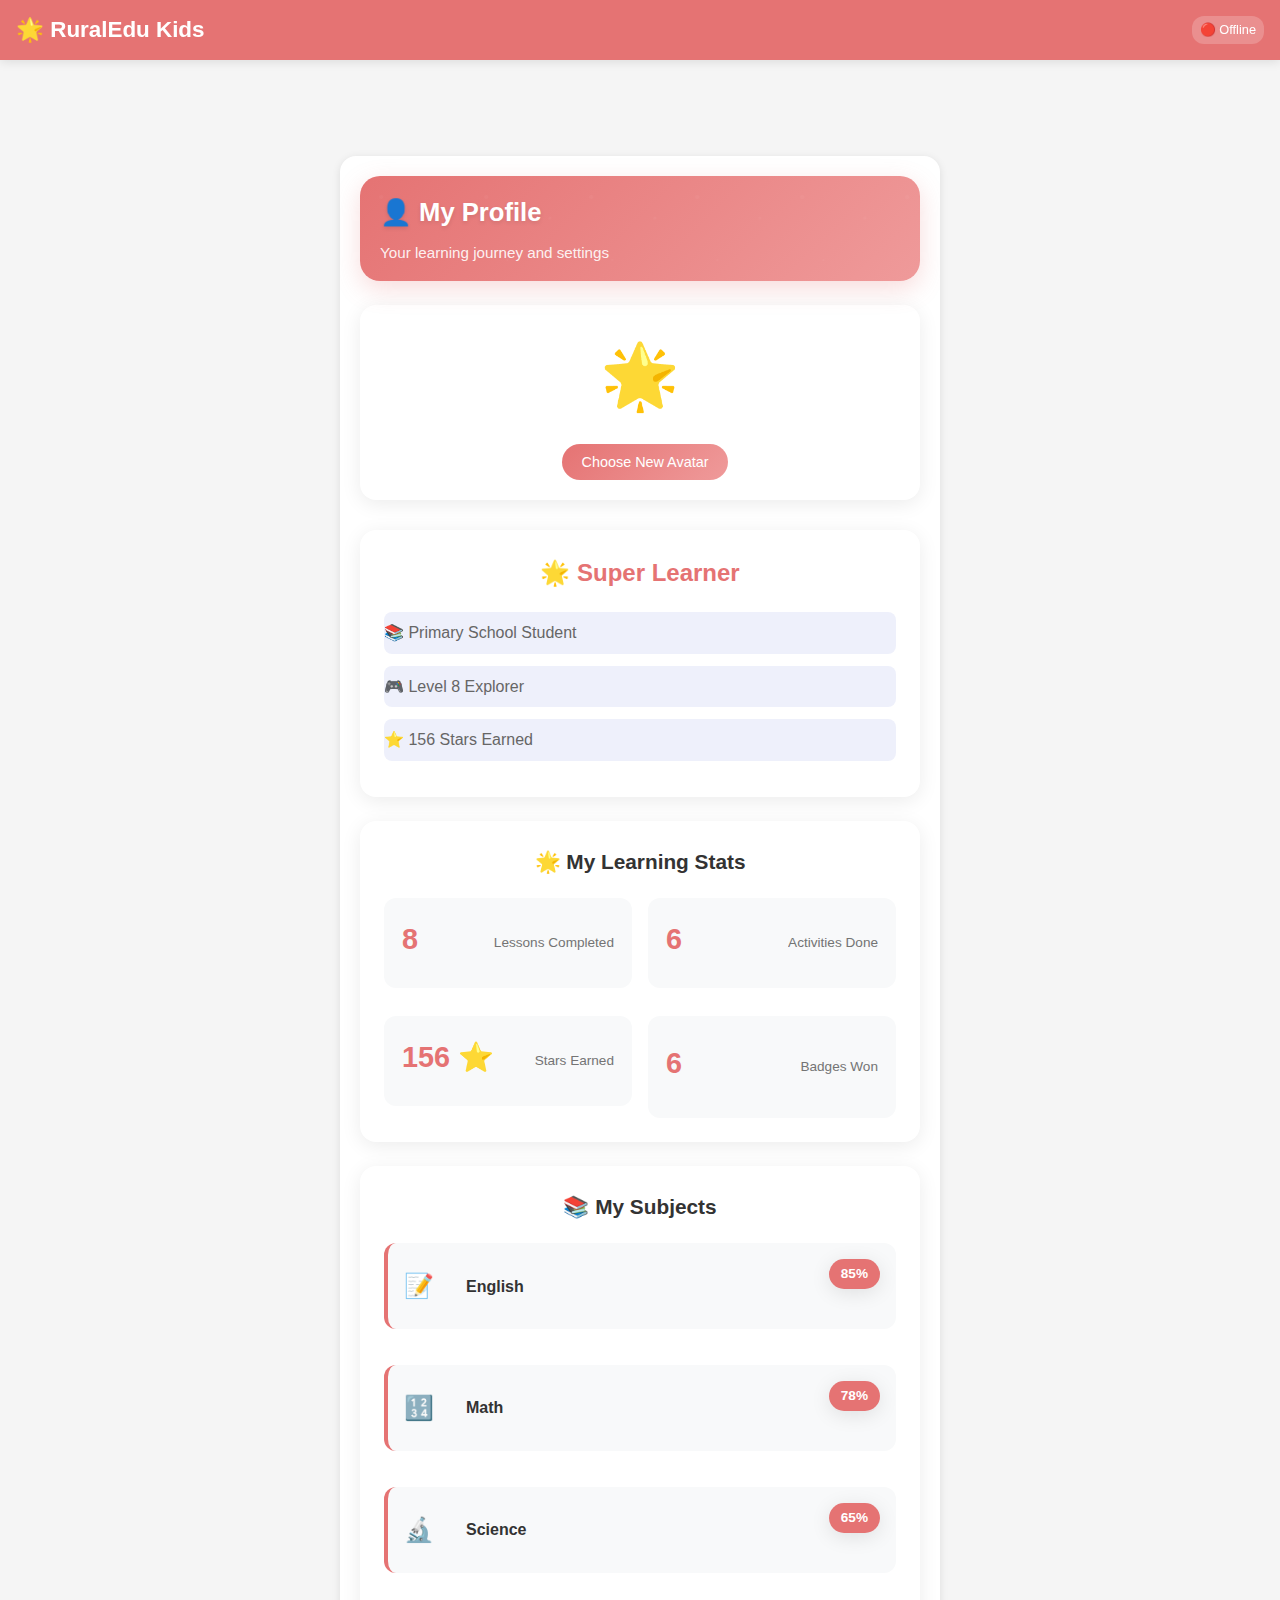
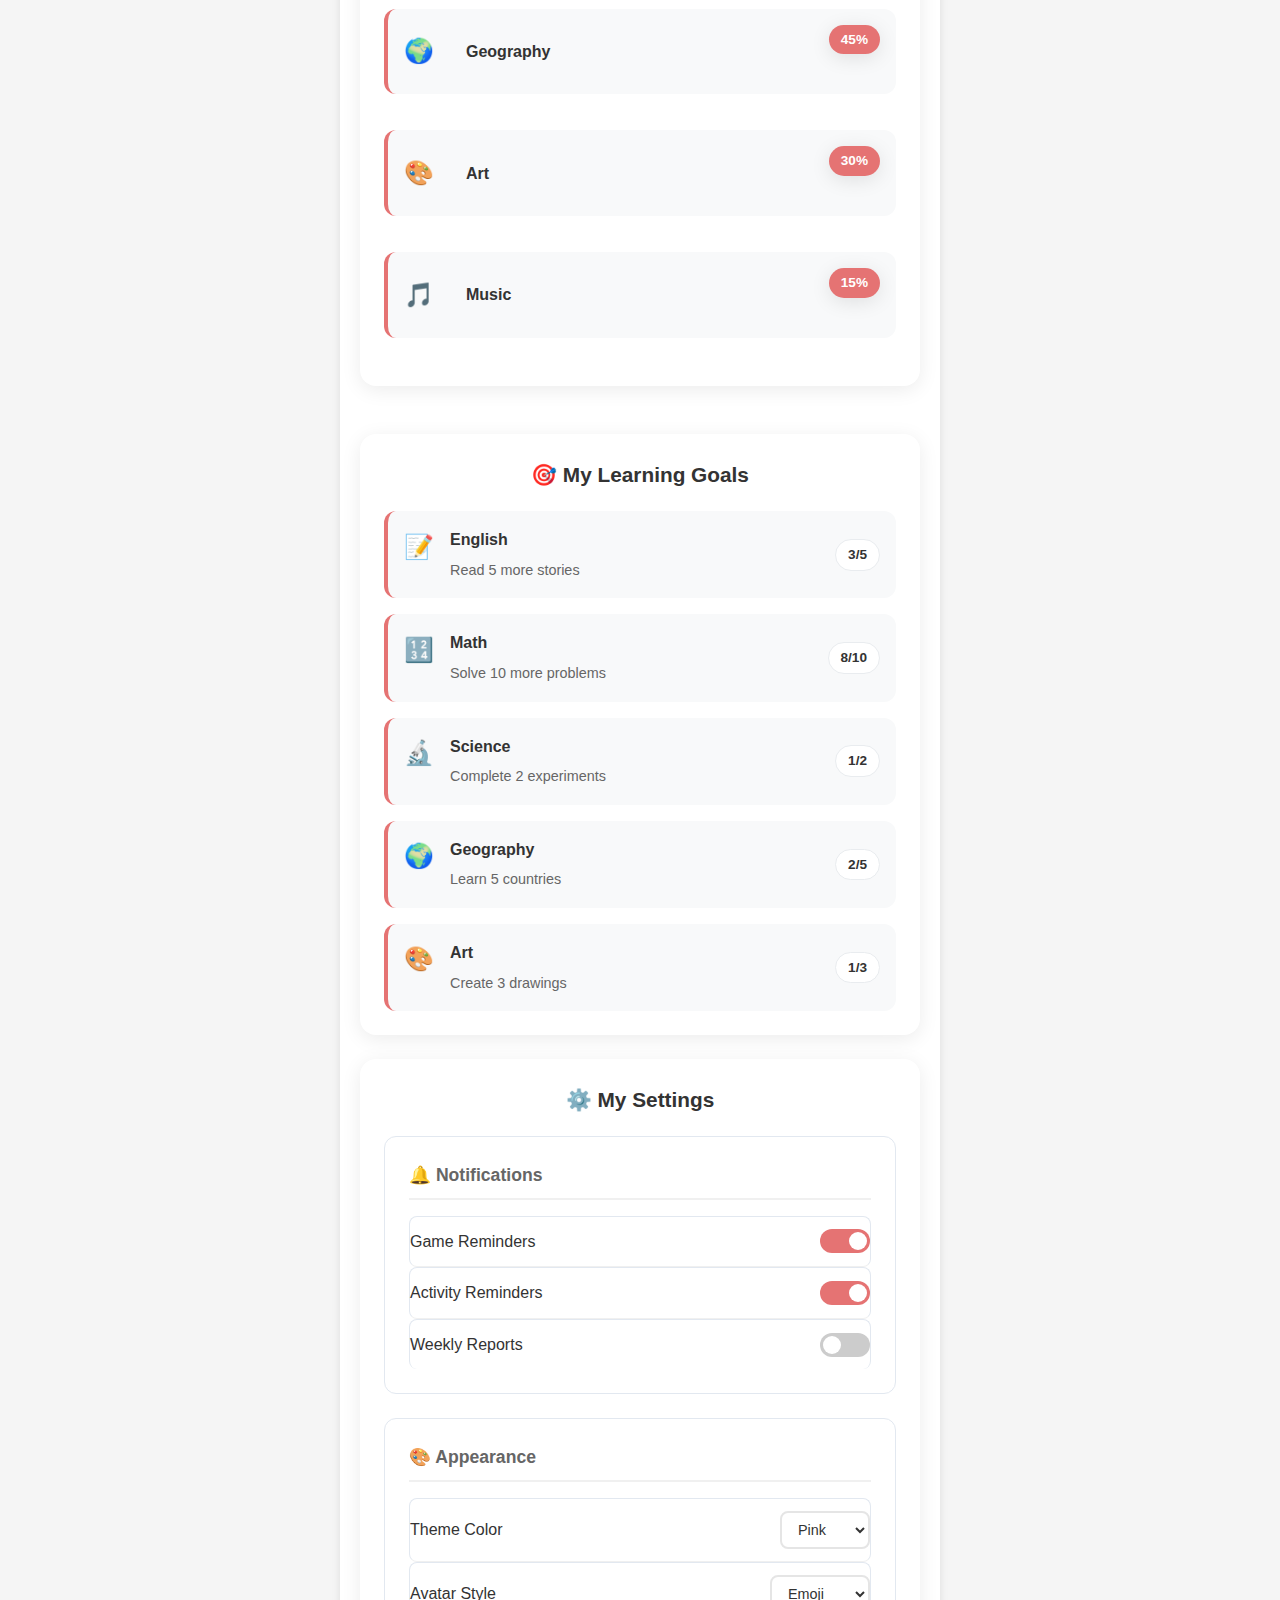
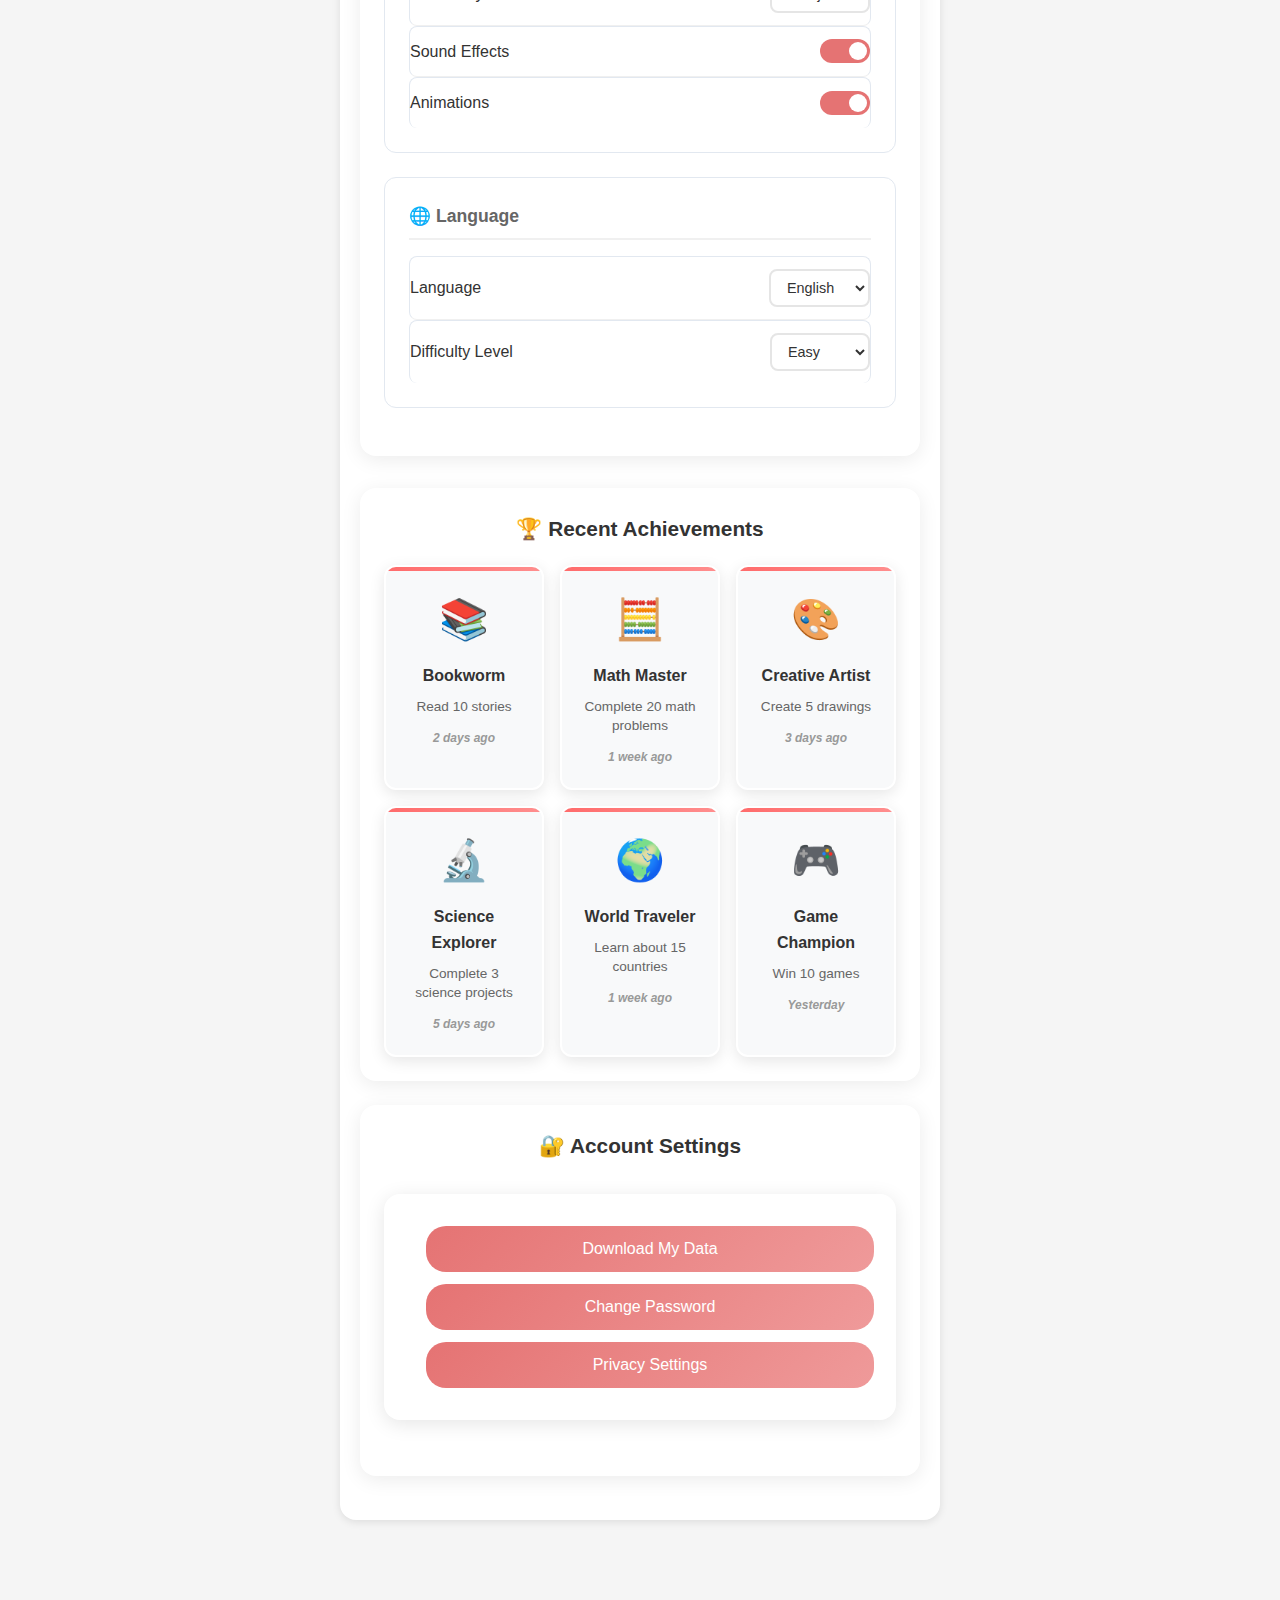
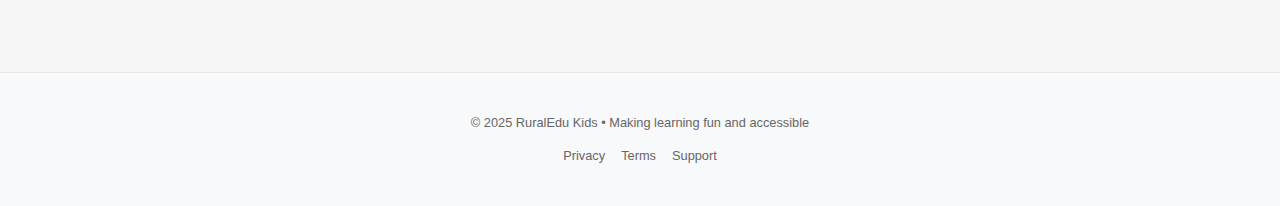
<file: profile.html>
<!DOCTYPE html>
<html lang="en">
  <head>
    <meta charset="UTF-8" />
    <meta name="viewport" content="width=device-width, initial-scale=1.0" />
    <title>Profile - RuralEdu Kids</title>
    <link rel="stylesheet" href="style.css" />
    
    <!-- PWA Meta Tags -->
    <meta name="theme-color" content="#E57373" />
    <meta name="apple-mobile-web-app-capable" content="yes" />
    <meta name="apple-mobile-web-app-status-bar-style" content="default" />
    <meta name="apple-mobile-web-app-title" content="RuralEdu Kids" />
    <meta name="application-name" content="RuralEdu Kids" />
    <meta name="description" content="Fun learning platform for primary school children" />
  </head>
  <body>
        <div class="mobile-app-container">
        <!-- Header Navigation -->
        <header class="app-header">
            <div class="header-container">
                <div class="header-brand">
                    <h1>🌟 RuralEdu Kids</h1>
                </div>
                <div class="offline-indicator">
                    <span id="connection-status" class="offline" style="cursor: pointer;">🔴 Offline</span>
                </div>
            </div>
        </header>

        <!-- Main Content -->
    <main class="main-content">
        <div class="mobile-content">
      <section class="section active">
            <div class="section-content">
          <div class="page-header">
                <h2>👤 My Profile</h2>
                <p>Your learning journey and settings</p>
          </div>

              <!-- Avatar Section -->
              <div class="avatar-section">
                <div class="avatar">
                  <span class="avatar-emoji">🌟</span>
                </div>
                <button class="btn-secondary">Choose New Avatar</button>
              </div>

              <!-- Student Details -->
              <div class="student-details">
                <h3>🌟 Super Learner</h3>
                <div class="detail-item">
                  <span class="detail-label">📚 Primary School Student</span>
                </div>
                <div class="detail-item">
                  <span class="detail-label">🎮 Level 8 Explorer</span>
                </div>
                <div class="detail-item">
                  <span class="detail-label">⭐ 156 Stars Earned</span>
                </div>
            </div>
            
              <!-- Profile Stats -->
            <div class="profile-stats">
                <h3>🌟 My Learning Stats</h3>
                <div class="stats-grid">
                  <div class="stat-item">
                    <span class="stat-number">8</span>
                    <span class="stat-label">Lessons Completed</span>
                  </div>
                  <div class="stat-item">
                    <span class="stat-number">6</span>
                    <span class="stat-label">Activities Done</span>
                  </div>
                  <div class="stat-item">
                    <span class="stat-number">156 ⭐</span>
                    <span class="stat-label">Stars Earned</span>
                  </div>
                  <div class="stat-item">
                    <span class="stat-number">6</span>
                    <span class="stat-label">Badges Won</span>
                  </div>
                </div>
              </div>

              <!-- Learning Information -->
              <div class="learning-info">
                <h3>📚 My Subjects</h3>
                <div class="subjects-list">
                  <div class="subject-item">
                    <span class="subject-icon">📝</span>
                    <span class="subject-name">English</span>
                    <span class="subject-progress">85%</span>
                  </div>
                  <div class="subject-item">
                    <span class="subject-icon">🔢</span>
                    <span class="subject-name">Math</span>
                    <span class="subject-progress">78%</span>
                  </div>
                  <div class="subject-item">
                    <span class="subject-icon">🔬</span>
                    <span class="subject-name">Science</span>
                    <span class="subject-progress">65%</span>
                  </div>
                  <div class="subject-item">
                    <span class="subject-icon">🌍</span>
                    <span class="subject-name">Geography</span>
                    <span class="subject-progress">45%</span>
                  </div>
                  <div class="subject-item">
                    <span class="subject-icon">🎨</span>
                    <span class="subject-name">Art</span>
                    <span class="subject-progress">30%</span>
            </div>
                  <div class="subject-item">
                    <span class="subject-icon">🎵</span>
                    <span class="subject-name">Music</span>
                    <span class="subject-progress">15%</span>
          </div>
                </div>
              </div>

              <!-- Learning Goals -->
              <div class="learning-goals">
                <h3>🎯 My Learning Goals</h3>
                <div class="goals-list">
                  <div class="goal-item">
                    <span class="goal-icon">📝</span>
                    <div class="goal-info">
                      <span class="goal-name">English</span>
                      <span class="goal-target">Read 5 more stories</span>
                    </div>
                    <span class="goal-progress">3/5</span>
                  </div>
                  <div class="goal-item">
                    <span class="goal-icon">🔢</span>
                    <div class="goal-info">
                      <span class="goal-name">Math</span>
                      <span class="goal-target">Solve 10 more problems</span>
                    </div>
                    <span class="goal-progress">8/10</span>
                  </div>
                  <div class="goal-item">
                    <span class="goal-icon">🔬</span>
                    <div class="goal-info">
                      <span class="goal-name">Science</span>
                      <span class="goal-target">Complete 2 experiments</span>
                    </div>
                    <span class="goal-progress">1/2</span>
                  </div>
                  <div class="goal-item">
                    <span class="goal-icon">🌍</span>
                    <div class="goal-info">
                      <span class="goal-name">Geography</span>
                      <span class="goal-target">Learn 5 countries</span>
                    </div>
                    <span class="goal-progress">2/5</span>
                  </div>
                  <div class="goal-item">
                    <span class="goal-icon">🎨</span>
                    <div class="goal-info">
                      <span class="goal-name">Art</span>
                      <span class="goal-target">Create 3 drawings</span>
                    </div>
                    <span class="goal-progress">1/3</span>
              </div>
            </div>
          </div>
          
              <!-- Profile Settings -->
          <div class="profile-settings">
                <h3>⚙️ My Settings</h3>
                
                <!-- Notifications -->
              <div class="settings-section">
                <h4>🔔 Notifications</h4>
                  <div class="setting-item">
                    <span class="setting-label">Game Reminders</span>
                    <label class="switch">
                      <input type="checkbox" checked>
                      <span class="slider"></span>
                    </label>
                  </div>
                  <div class="setting-item">
                    <span class="setting-label">Activity Reminders</span>
                    <label class="switch">
                      <input type="checkbox" checked>
                      <span class="slider"></span>
                    </label>
                  </div>
                  <div class="setting-item">
                    <span class="setting-label">Weekly Reports</span>
                    <label class="switch">
                      <input type="checkbox">
                      <span class="slider"></span>
                    </label>
                </div>
              </div>

                <!-- Appearance -->
              <div class="settings-section">
                  <h4>🎨 Appearance</h4>
                  <div class="setting-item">
                    <span class="setting-label">Theme Color</span>
                    <select class="setting-select">
                      <option value="pink">Pink</option>
                      <option value="blue">Blue</option>
                      <option value="green">Green</option>
                      <option value="purple">Purple</option>
                    </select>
                  </div>
                  <div class="setting-item">
                    <span class="setting-label">Avatar Style</span>
                    <select class="setting-select">
                      <option value="emoji">Emoji</option>
                      <option value="cartoon">Cartoon</option>
                      <option value="animal">Animal</option>
                    </select>
                  </div>
                  <div class="setting-item">
                    <span class="setting-label">Sound Effects</span>
                    <label class="switch">
                      <input type="checkbox" checked>
                      <span class="slider"></span>
                    </label>
                  </div>
                  <div class="setting-item">
                    <span class="setting-label">Animations</span>
                    <label class="switch">
                      <input type="checkbox" checked>
                      <span class="slider"></span>
                    </label>
                </div>
              </div>

                <!-- Language -->
              <div class="settings-section">
                  <h4>🌐 Language</h4>
                  <div class="setting-item">
                    <span class="setting-label">Language</span>
                    <select class="setting-select">
                      <option value="english">English</option>
                      <option value="spanish">Spanish</option>
                      <option value="french">French</option>
                    </select>
                  </div>
                  <div class="setting-item">
                    <span class="setting-label">Difficulty Level</span>
                    <select class="setting-select">
                      <option value="easy">Easy</option>
                      <option value="medium">Medium</option>
                      <option value="hard">Hard</option>
                    </select>
              </div>
            </div>
          </div>

          <!-- Recent Achievements -->
          <div class="recent-achievements">
            <h3>🏆 Recent Achievements</h3>
                <div class="achievements-grid">
                  <div class="achievement-card earned">
                    <div class="achievement-icon">📚</div>
                    <h4>Bookworm</h4>
                    <p>Read 10 stories</p>
                    <span class="achievement-date">2 days ago</span>
                  </div>
                  <div class="achievement-card earned">
                    <div class="achievement-icon">🧮</div>
                    <h4>Math Master</h4>
                    <p>Complete 20 math problems</p>
                    <span class="achievement-date">1 week ago</span>
                  </div>
                  <div class="achievement-card earned">
                    <div class="achievement-icon">🎨</div>
                    <h4>Creative Artist</h4>
                    <p>Create 5 drawings</p>
                    <span class="achievement-date">3 days ago</span>
                  </div>
                  <div class="achievement-card earned">
                    <div class="achievement-icon">🔬</div>
                    <h4>Science Explorer</h4>
                    <p>Complete 3 science projects</p>
                    <span class="achievement-date">5 days ago</span>
              </div>
                  <div class="achievement-card earned">
                    <div class="achievement-icon">🌍</div>
                    <h4>World Traveler</h4>
                    <p>Learn about 15 countries</p>
                    <span class="achievement-date">1 week ago</span>
              </div>
                  <div class="achievement-card earned">
                    <div class="achievement-icon">🎮</div>
                    <h4>Game Champion</h4>
                    <p>Win 10 games</p>
                    <span class="achievement-date">Yesterday</span>
              </div>
            </div>
          </div>

              <!-- Account Settings -->
              <div class="account-settings">
                <h3>🔐 Account Settings</h3>
          <div class="account-actions">
                  <button class="btn-secondary">Download My Data</button>
              <button class="btn-secondary">Change Password</button>
              <button class="btn-secondary">Privacy Settings</button>
            </div>
          </div>
        </div>
      </section>
        </div>
      </main>

      <!-- Desktop Footer -->
      <footer class="footer">
        <div class="container">
          <p>© 2025 RuralEdu Kids • Making learning fun and accessible</p>
          <div class="footer-links">
            <a href="#">Privacy</a>
            <a href="#">Terms</a>
            <a href="#">Support</a>
          </div>
        </div>
      </footer>

      <!-- Bottom Navigation -->
      <nav class="bottom-nav">
        <ul>
          <li>
            <a href="index.html" class="bottom-nav-item">
              <div class="bottom-nav-icon">🏠</div>
              <div class="bottom-nav-label">Home</div>
            </a>
          </li>
          <li>
            <a href="lessons.html" class="bottom-nav-item">
              <div class="bottom-nav-icon">📚</div>
              <div class="bottom-nav-label">Lessons</div>
            </a>
          </li>
          <li>
            <a href="assignments.html" class="bottom-nav-item">
              <div class="bottom-nav-icon">📝</div>
              <div class="bottom-nav-label">Activities</div>
            </a>
          </li>
          <li>
            <a href="games.html" class="bottom-nav-item">
              <div class="bottom-nav-icon">🎮</div>
              <div class="bottom-nav-label">Games</div>
            </a>
          </li>
          <li>
            <a href="progress.html" class="bottom-nav-item">
              <div class="bottom-nav-icon">📊</div>
              <div class="bottom-nav-label">Progress</div>
            </a>
          </li>
          <li>
            <a href="profile.html" class="bottom-nav-item active">
              <div class="bottom-nav-icon">👤</div>
              <div class="bottom-nav-label">Profile</div>
            </a>
          </li>
        </ul>
      </nav>
      </div>

    <script src="script.js"></script>
  </body>
</html>
</file>
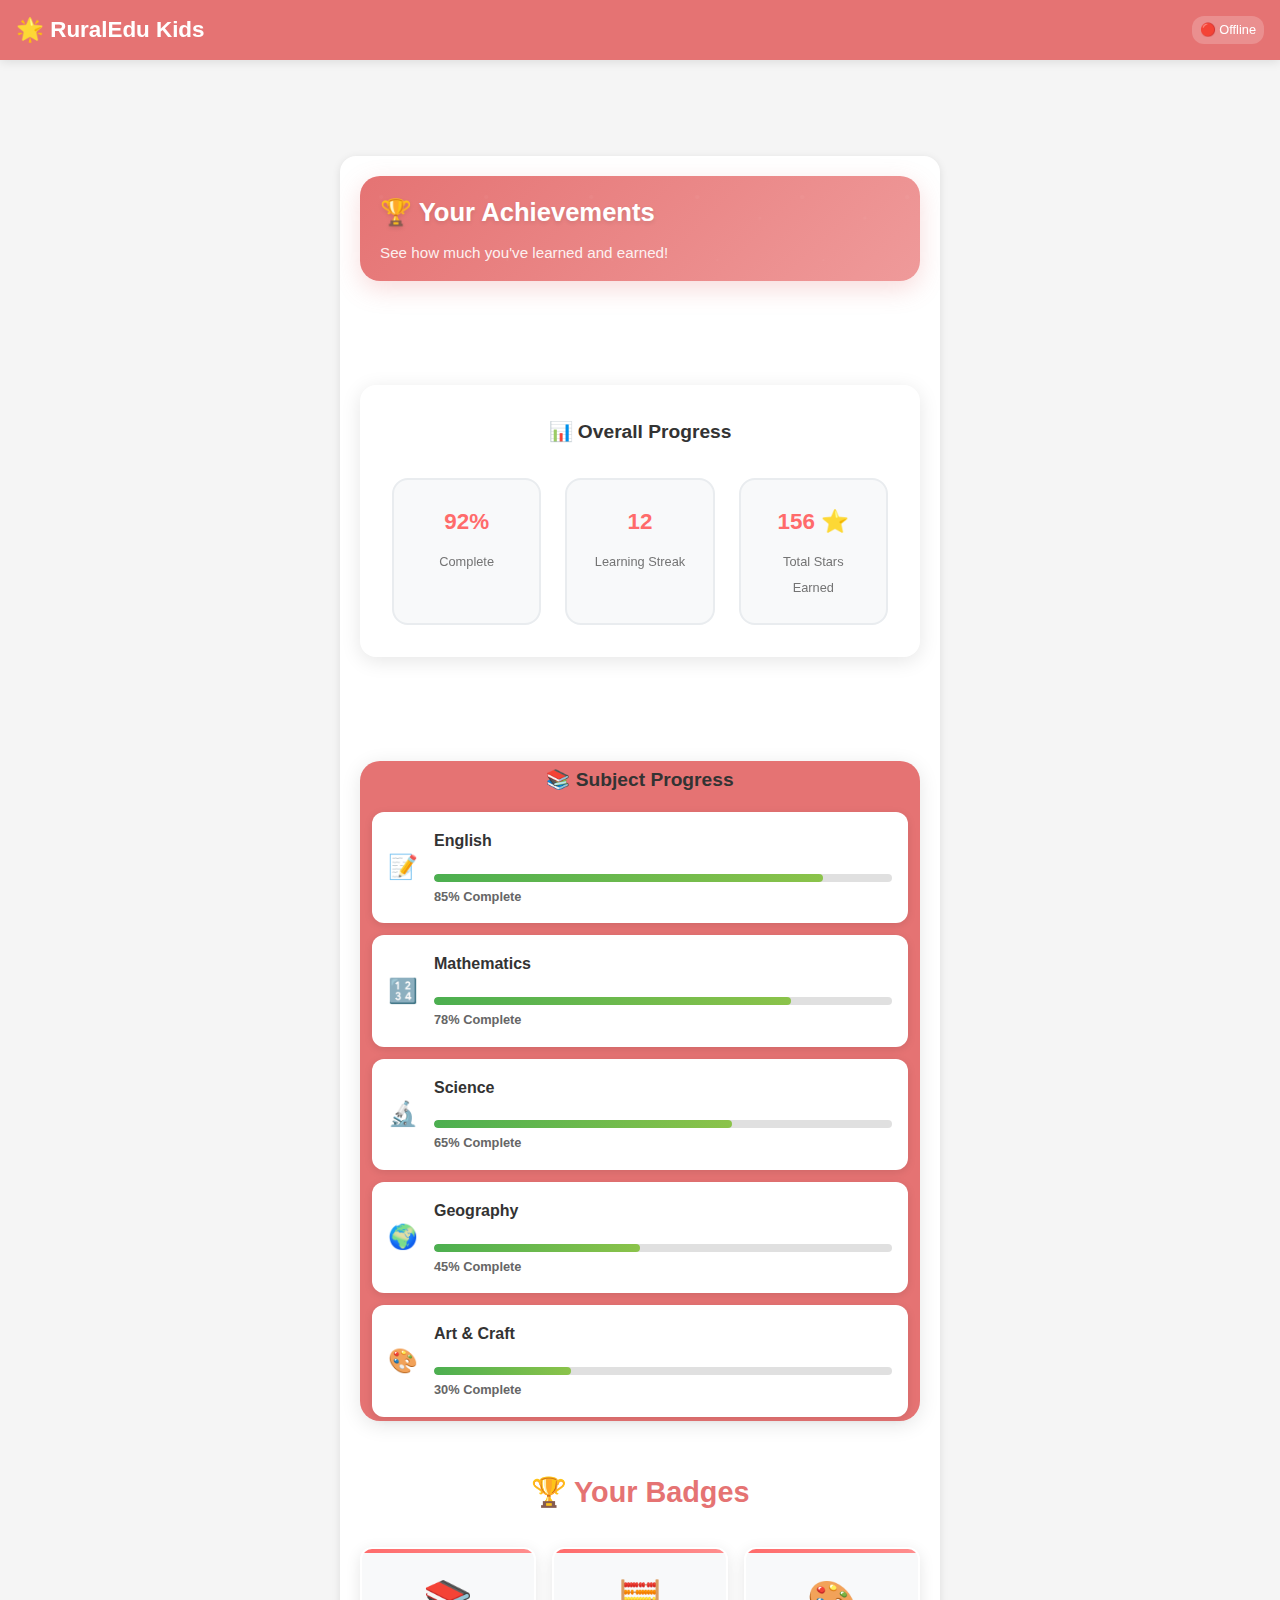
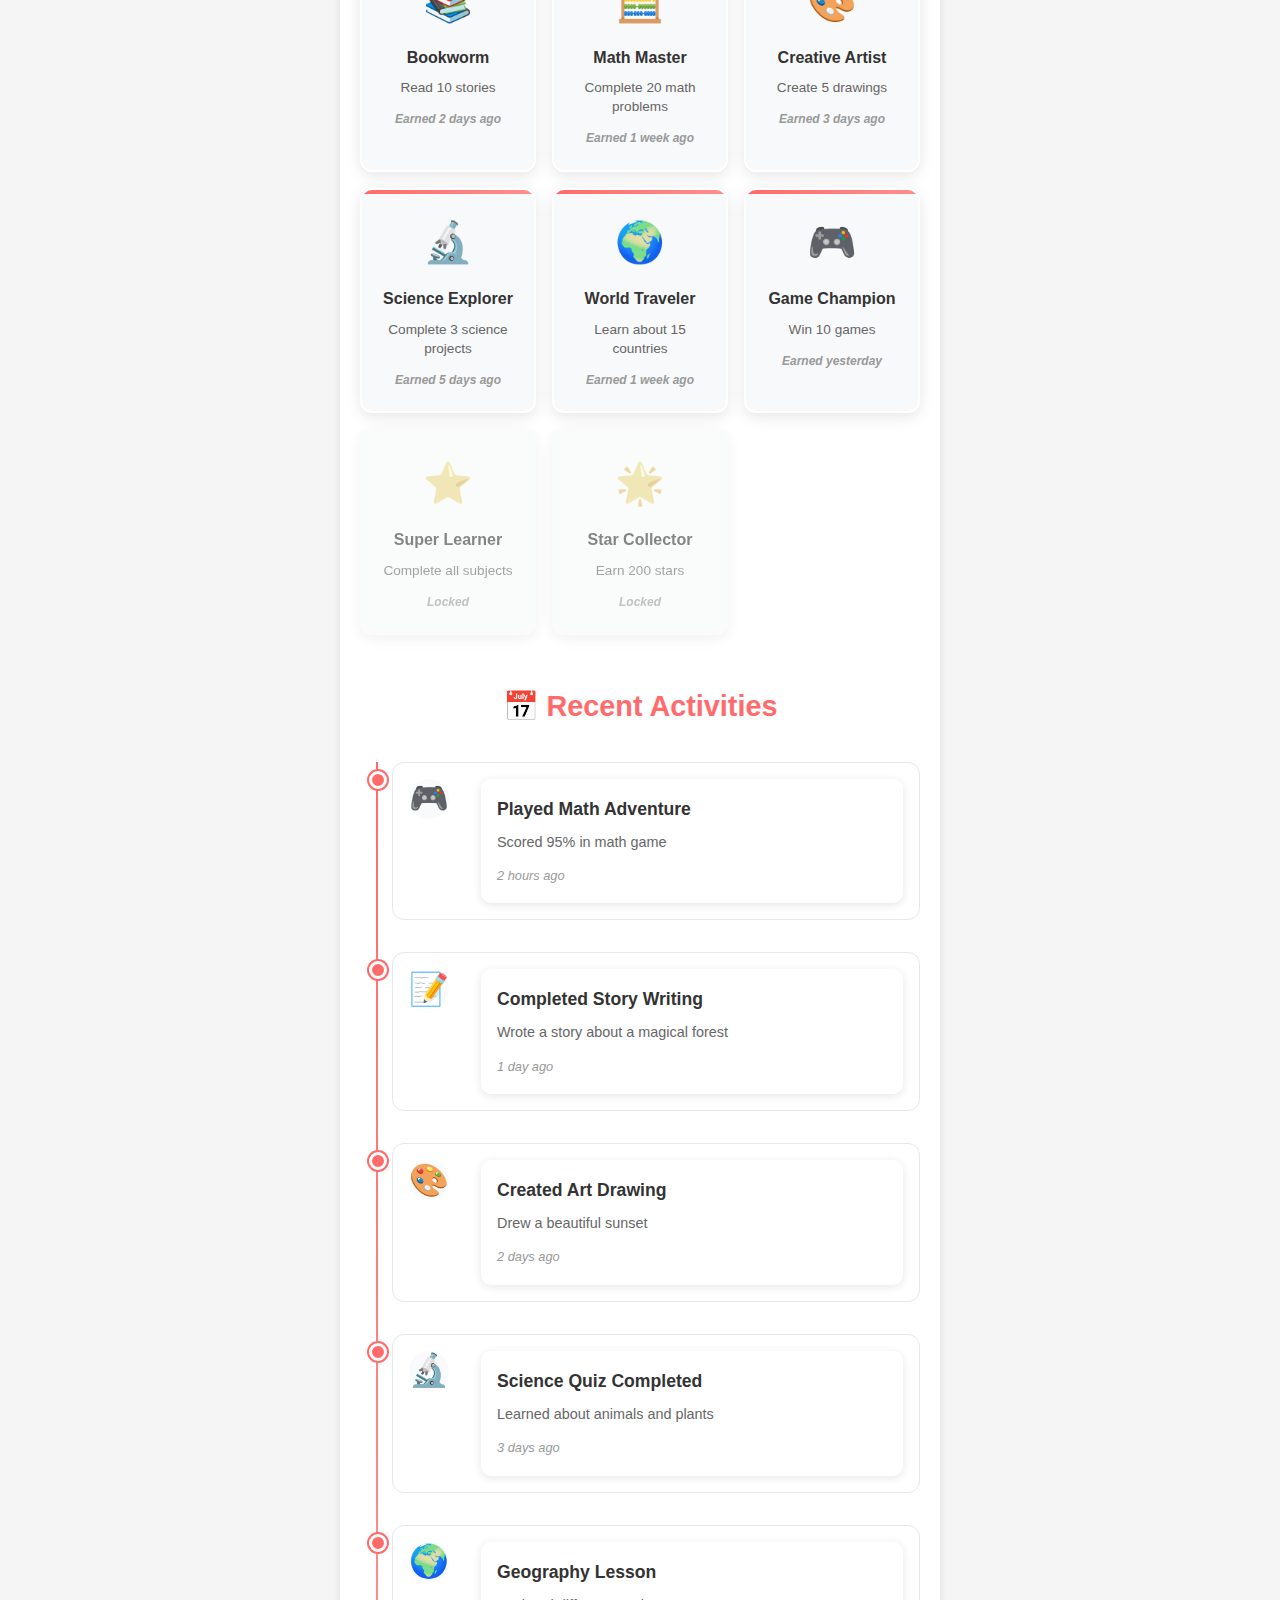
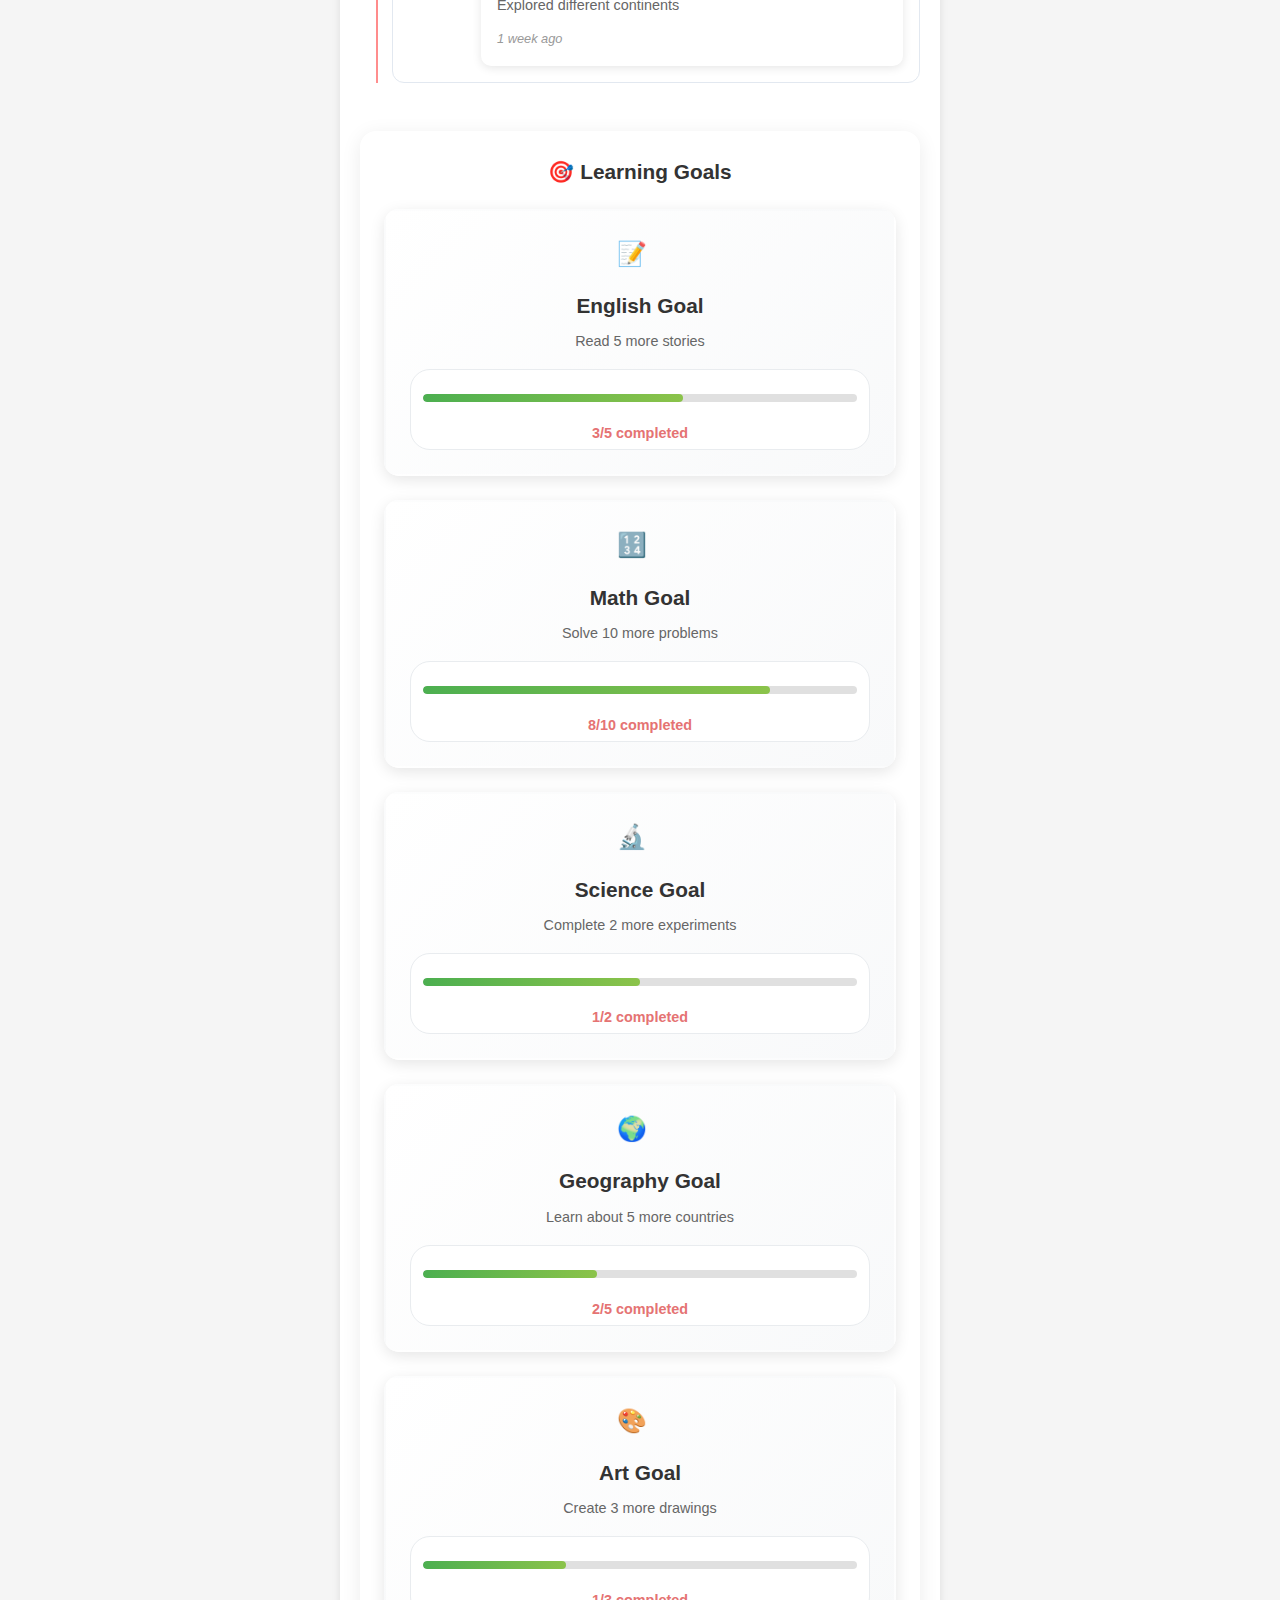
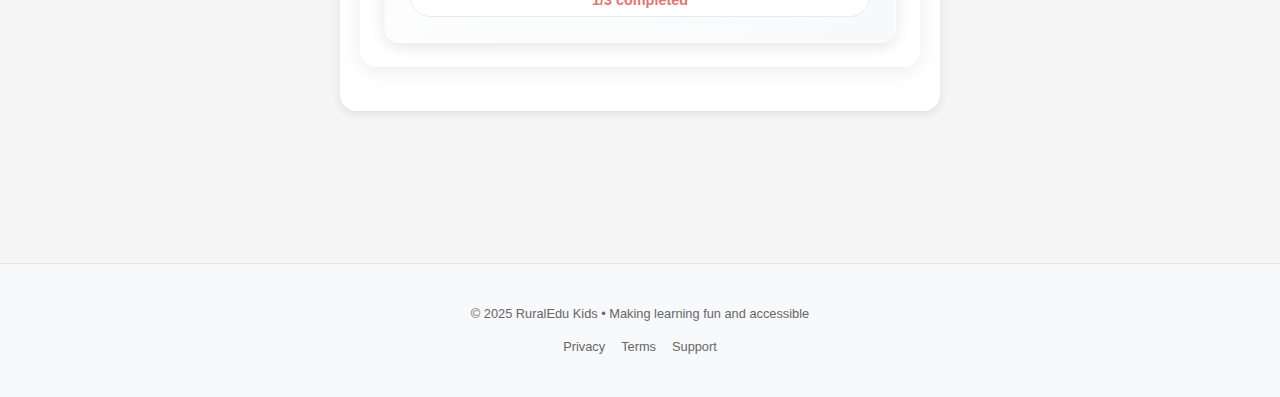
<file: progress.html>
<!DOCTYPE html>
<html lang="en">
  <head>
    <meta charset="UTF-8" />
    <meta name="viewport" content="width=device-width, initial-scale=1.0" />
    <title>Progress - RuralEdu Kids</title>
    <link rel="stylesheet" href="style.css" />
    
    <!-- PWA Meta Tags -->
    <meta name="theme-color" content="#E57373" />
    <meta name="apple-mobile-web-app-capable" content="yes" />
    <meta name="apple-mobile-web-app-status-bar-style" content="default" />
    <meta name="apple-mobile-web-app-title" content="RuralEdu Kids" />
    <meta name="application-name" content="RuralEdu Kids" />
    <meta name="description" content="Fun learning platform for primary school children" />
  </head>
  <body>
        <div class="mobile-app-container">
        <!-- Header Navigation -->
        <header class="app-header">
            <div class="header-container">
                <div class="header-brand">
                    <h1>🌟 RuralEdu Kids</h1>
                </div>
                <div class="offline-indicator">
                    <span id="connection-status" class="offline" style="cursor: pointer;">🔴 Offline</span>
                </div>
            </div>
        </header>

        <!-- Main Content -->
    <main class="main-content">
        <div class="mobile-content">
      <section class="section active">
            <div class="section-content">
          <div class="page-header">
                <h2>🏆 Your Achievements</h2>
                <p>See how much you've learned and earned!</p>
          </div>

              <!-- Overall Progress -->
          <div class="progress-overview">
            <div class="progress-card">
                  <h3>📊 Overall Progress</h3>
                  <div class="progress-stats">
                    <div class="progress-stat">
                      <span class="stat-number">92%</span>
                      <span class="stat-label">Complete</span>
                    </div>
                    <div class="progress-stat">
                      <span class="stat-number">12</span>
                      <span class="stat-label">Learning Streak</span>
                    </div>
                    <div class="progress-stat">
                      <span class="stat-number">156 ⭐</span>
                      <span class="stat-label">Total Stars Earned</span>
                </div>
                </div>
              </div>
            </div>
            
              <!-- Subject-wise Progress -->
            <div class="subject-progress">
                <h3>📚 Subject Progress</h3>
                <div class="subject-grid">
                  <div class="subject-card">
                    <div class="subject-icon">📝</div>
                    <div class="subject-info">
                      <h4>English</h4>
                <div class="progress-bar">
                  <div class="progress-fill" style="width: 85%"></div>
                </div>
                      <span>85% Complete</span>
                    </div>
              </div>
                  <div class="subject-card">
                    <div class="subject-icon">🔢</div>
                    <div class="subject-info">
                      <h4>Mathematics</h4>
                <div class="progress-bar">
                  <div class="progress-fill" style="width: 78%"></div>
                </div>
                      <span>78% Complete</span>
                    </div>
              </div>
                  <div class="subject-card">
                    <div class="subject-icon">🔬</div>
                    <div class="subject-info">
                      <h4>Science</h4>
                <div class="progress-bar">
                        <div class="progress-fill" style="width: 65%"></div>
                      </div>
                      <span>65% Complete</span>
                </div>
              </div>
                  <div class="subject-card">
                    <div class="subject-icon">🌍</div>
                    <div class="subject-info">
                      <h4>Geography</h4>
                <div class="progress-bar">
                        <div class="progress-fill" style="width: 45%"></div>
                      </div>
                      <span>45% Complete</span>
                </div>
              </div>
                  <div class="subject-card">
                    <div class="subject-icon">🎨</div>
                    <div class="subject-info">
                      <h4>Art & Craft</h4>
                <div class="progress-bar">
                        <div class="progress-fill" style="width: 30%"></div>
                      </div>
                      <span>30% Complete</span>
                    </div>
                  </div>
                </div>
              </div>

              <!-- Achievements Section -->
              <div class="achievements-section">
                <h3>🏆 Your Badges</h3>
                <div class="achievements-grid">
                  <div class="achievement-card earned">
                    <div class="achievement-icon">📚</div>
                    <h4>Bookworm</h4>
                    <p>Read 10 stories</p>
                    <span class="achievement-date">Earned 2 days ago</span>
            </div>
                  <div class="achievement-card earned">
                    <div class="achievement-icon">🧮</div>
                    <h4>Math Master</h4>
                    <p>Complete 20 math problems</p>
                    <span class="achievement-date">Earned 1 week ago</span>
          </div>
                  <div class="achievement-card earned">
                    <div class="achievement-icon">🎨</div>
                    <h4>Creative Artist</h4>
                    <p>Create 5 drawings</p>
                    <span class="achievement-date">Earned 3 days ago</span>
                </div>
                  <div class="achievement-card earned">
                    <div class="achievement-icon">🔬</div>
                    <h4>Science Explorer</h4>
                    <p>Complete 3 science projects</p>
                    <span class="achievement-date">Earned 5 days ago</span>
                </div>
                  <div class="achievement-card earned">
                    <div class="achievement-icon">🌍</div>
                    <h4>World Traveler</h4>
                    <p>Learn about 15 countries</p>
                    <span class="achievement-date">Earned 1 week ago</span>
                </div>
                  <div class="achievement-card earned">
                    <div class="achievement-icon">🎮</div>
                    <h4>Game Champion</h4>
                    <p>Win 10 games</p>
                    <span class="achievement-date">Earned yesterday</span>
                </div>
                  <div class="achievement-card locked">
                    <div class="achievement-icon">⭐</div>
                    <h4>Super Learner</h4>
                    <p>Complete all subjects</p>
                    <span class="achievement-date">Locked</span>
                </div>
                  <div class="achievement-card locked">
                    <div class="achievement-icon">🌟</div>
                    <h4>Star Collector</h4>
                    <p>Earn 200 stars</p>
                    <span class="achievement-date">Locked</span>
                </div>
                </div>
              </div>

              <!-- Recent Activities -->
              <div class="recent-activities">
                <h3>📅 Recent Activities</h3>
                <div class="activity-timeline">
                  <div class="activity-item">
                    <div class="activity-icon">🎮</div>
                    <div class="activity-content">
                      <h4>Played Math Adventure</h4>
                      <p>Scored 95% in math game</p>
                      <span class="activity-time">2 hours ago</span>
            </div>
          </div>
                  <div class="activity-item">
                    <div class="activity-icon">📝</div>
                    <div class="activity-content">
                      <h4>Completed Story Writing</h4>
                      <p>Wrote a story about a magical forest</p>
                      <span class="activity-time">1 day ago</span>
                </div>
              </div>
                  <div class="activity-item">
                    <div class="activity-icon">🎨</div>
                    <div class="activity-content">
                      <h4>Created Art Drawing</h4>
                      <p>Drew a beautiful sunset</p>
                      <span class="activity-time">2 days ago</span>
                </div>
              </div>
                  <div class="activity-item">
                    <div class="activity-icon">🔬</div>
                    <div class="activity-content">
                      <h4>Science Quiz Completed</h4>
                      <p>Learned about animals and plants</p>
                      <span class="activity-time">3 days ago</span>
                </div>
              </div>
                  <div class="activity-item">
                    <div class="activity-icon">🌍</div>
                    <div class="activity-content">
                      <h4>Geography Lesson</h4>
                      <p>Explored different continents</p>
                      <span class="activity-time">1 week ago</span>
                </div>
              </div>
            </div>
          </div>
          
              <!-- Learning Goals -->
              <div class="learning-goals">
                <h3>🎯 Learning Goals</h3>
                <div class="goals-grid">
                  <div class="goal-card">
                    <div class="goal-icon">📝</div>
                    <div class="goal-info">
                      <h4>English Goal</h4>
                      <p>Read 5 more stories</p>
                      <div class="goal-progress">
                        <div class="progress-bar">
                          <div class="progress-fill" style="width: 60%"></div>
                        </div>
                        <span>3/5 completed</span>
                      </div>
                    </div>
                  </div>
                  <div class="goal-card">
                    <div class="goal-icon">🔢</div>
                    <div class="goal-info">
                      <h4>Math Goal</h4>
                      <p>Solve 10 more problems</p>
                      <div class="goal-progress">
                        <div class="progress-bar">
                          <div class="progress-fill" style="width: 80%"></div>
              </div>
                        <span>8/10 completed</span>
              </div>
              </div>
              </div>
                  <div class="goal-card">
                    <div class="goal-icon">🔬</div>
                    <div class="goal-info">
                      <h4>Science Goal</h4>
                      <p>Complete 2 more experiments</p>
                      <div class="goal-progress">
                        <div class="progress-bar">
                          <div class="progress-fill" style="width: 50%"></div>
              </div>
                        <span>1/2 completed</span>
              </div>
            </div>
          </div>
                  <div class="goal-card">
                    <div class="goal-icon">🌍</div>
                    <div class="goal-info">
                      <h4>Geography Goal</h4>
                      <p>Learn about 5 more countries</p>
                      <div class="goal-progress">
                        <div class="progress-bar">
                          <div class="progress-fill" style="width: 40%"></div>
                </div>
                        <span>2/5 completed</span>
              </div>
                </div>
              </div>
                  <div class="goal-card">
                    <div class="goal-icon">🎨</div>
                    <div class="goal-info">
                      <h4>Art Goal</h4>
                      <p>Create 3 more drawings</p>
                      <div class="goal-progress">
                        <div class="progress-bar">
                          <div class="progress-fill" style="width: 33%"></div>
                </div>
                        <span>1/3 completed</span>
              </div>
                </div>
              </div>
                </div>
              </div>
            </div>
          </section>
        </div>
    </main>

      <!-- Desktop Footer -->
      <footer class="footer">
        <div class="container">
          <p>© 2025 RuralEdu Kids • Making learning fun and accessible</p>
          <div class="footer-links">
            <a href="#">Privacy</a>
            <a href="#">Terms</a>
            <a href="#">Support</a>
          </div>
        </div>
      </footer>

      <!-- Bottom Navigation -->
      <nav class="bottom-nav">
        <ul>
          <li>
            <a href="index.html" class="bottom-nav-item">
              <div class="bottom-nav-icon">🏠</div>
              <div class="bottom-nav-label">Home</div>
            </a>
          </li>
          <li>
            <a href="lessons.html" class="bottom-nav-item">
              <div class="bottom-nav-icon">📚</div>
              <div class="bottom-nav-label">Lessons</div>
            </a>
          </li>
          <li>
            <a href="assignments.html" class="bottom-nav-item">
              <div class="bottom-nav-icon">📝</div>
              <div class="bottom-nav-label">Activities</div>
            </a>
          </li>
          <li>
            <a href="games.html" class="bottom-nav-item">
              <div class="bottom-nav-icon">🎮</div>
              <div class="bottom-nav-label">Games</div>
            </a>
          </li>
          <li>
            <a href="progress.html" class="bottom-nav-item active">
              <div class="bottom-nav-icon">📊</div>
              <div class="bottom-nav-label">Progress</div>
            </a>
          </li>
          <li>
            <a href="profile.html" class="bottom-nav-item">
              <div class="bottom-nav-icon">👤</div>
              <div class="bottom-nav-label">Profile</div>
            </a>
          </li>
        </ul>
      </nav>
      </div>

    <script src="script.js"></script>
  </body>
</html>
</file>
<file: style.css>
/* Reset and Base Styles */
* {
  margin: 0;
  padding: 0;
  box-sizing: border-box;
}

body {
  font-family: 'Segoe UI', Tahoma, Geneva, Verdana, sans-serif;
  line-height: 1.6;
  color: #333;
  background: #f5f5f5;
  min-height: 100vh;
  overflow-x: hidden;
  -webkit-font-smoothing: antialiased;
  -moz-osx-font-smoothing: grayscale;
}

/* Use flex column layout so footer can stick to bottom on laptops */
html, body {
  height: 100%;
}

.mobile-app-container {
  display: flex;
  min-height: 100dvh;
  flex-direction: column;
}

.container {
  max-width: 100%;
  margin: 0 auto;
  padding: 0 16px;
}

/* App Header Styles - Matching Main App Design */
.app-header {
    background: #E57373;
    color: white;
    position: fixed;
    top: 0;
    left: 0;
    right: 0;
    z-index: 1000;
    box-shadow: 0 2px 10px rgba(0, 0, 0, 0.1);
    height: 60px;
    display: flex;
    align-items: center;
}

.header-container {
    display: flex;
    justify-content: space-between;
    align-items: center;
    padding: 0 16px;
    height: 100%;
    gap: 20px;
    width: 100%;
}

.header-brand h1 {
    color: white;
    font-size: 1.4rem;
    margin: 0;
    font-weight: 600;
    flex: 1;
}

.app-header .offline-indicator {
    font-size: 0.8rem;
    font-weight: 500;
    background: rgba(255, 255, 255, 0.2);
    padding: 4px 8px;
    border-radius: 12px;
    flex-shrink: 0;
    margin-left: auto;
    cursor: pointer;
    transition: all 0.3s ease;
}

.app-header .offline-indicator:hover {
    background: rgba(255, 255, 255, 0.3);
}

.app-header .offline-indicator.online {
    color: #10b981;
}

.app-header .offline-indicator.offline {
    color: #ef4444;
}

/* Adjust main content to account for fixed header */
.mobile-app-container .main-content {
    margin-top: 60px;
    padding-top: 20px;
}

/* Bottom Navigation */
.bottom-nav {
  position: fixed;
  bottom: 0;
  left: 0;
  right: 0;
  background: white;
  border-top: 1px solid #e5e5e5;
  z-index: 1000;
  padding: 8px 0;
  box-shadow: 0 -2px 10px rgba(0, 0, 0, 0.1);
}

.bottom-nav ul {
  display: flex;
  justify-content: space-around;
  list-style: none;
  margin: 0;
  padding: 0;
}

.bottom-nav-item {
  display: flex;
  flex-direction: column;
  align-items: center;
  text-decoration: none;
  color: #666;
  font-size: 0.7rem;
  padding: 4px 8px;
  border-radius: 8px;
  transition: all 0.3s ease;
  min-width: 60px;
}

.bottom-nav-item.active {
  color: #E57373;
  background: rgba(229, 115, 115, 0.1);
}

.bottom-nav-icon {
  font-size: 1.5rem;
  margin-bottom: 2px;
}

.bottom-nav-label {
  font-size: 0.6rem;
  font-weight: 500;
}

/* Main Content */
.main-content {
  margin-top: 60px;
  margin-bottom: 80px;
  padding: 16px 0;
  flex: 1 0 auto;
}

.section {
  display: none;
  background: white;
  border-radius: 16px;
  margin: 0 16px 16px;
  box-shadow: 0 2px 8px rgba(0, 0, 0, 0.1);
  overflow: hidden;
  width: 100%;
  max-width: 600px;
}

.section.active {
  display: block;
}

.section-content {
  padding: 20px;
  width: 100%;
}

/* Page Headers */
.page-header {
  text-align: left;
  margin-bottom: 24px;
  padding: 16px 20px;
  background: linear-gradient(135deg, #E57373 0%, #EF9A9A 100%);
  border-radius: 20px;
  box-shadow: 0 8px 25px rgba(229, 115, 115, 0.25);
  position: relative;
  overflow: hidden;
}

.page-header::before {
  content: '';
  position: absolute;
  top: 0;
  left: 0;
  right: 0;
  bottom: 0;
  background: url('data:image/svg+xml,<svg xmlns="http://www.w3.org/2000/svg" viewBox="0 0 100 100"><circle cx="20" cy="20" r="2" fill="rgba(255,255,255,0.1)"/><circle cx="80" cy="40" r="1.5" fill="rgba(255,255,255,0.1)"/><circle cx="40" cy="80" r="1" fill="rgba(255,255,255,0.1)"/></svg>');
  opacity: 0.3;
}

.page-header h2 {
  color: white;
  font-size: 1.6rem;
  margin-bottom: 8px;
  font-weight: 700;
  position: relative;
  z-index: 1;
  text-shadow: 0 2px 4px rgba(0, 0, 0, 0.1);
}

.page-header p {
  color: rgba(255, 255, 255, 0.9);
  font-size: 0.95rem;
  font-weight: 500;
}

/* Welcome Section */
.welcome-section {
  text-align: center;
  margin-bottom: 24px;
}

.welcome-section h2 {
  color: #333;
  font-size: 1.6rem;
  margin-bottom: 8px;
  font-weight: 600;
}

.welcome-section p {
  color: #666;
  font-size: 0.9rem;
}

/* Dashboard Grid */
.dashboard-grid {
  display: grid;
  gap: 16px;
  margin-bottom: 24px;
}

/* Stats Card */
.stats-card {
  background: linear-gradient(135deg, #E57373 0%, #EF9A9A 100%);
  color: #333;
  border-radius: 16px;
  padding: 20px;
  text-align: center;
}

.stats-card h3 {
  font-size: 1.2rem;
  margin-bottom: 16px;
  font-weight: 600;
  color: #333;
}

.stat-item {
  display: flex;
  justify-content: space-between;
  align-items: center;
  margin-bottom: 12px;
  padding: 8px 0;
  border-bottom: 1px solid rgba(255, 255, 255, 0.2);
}

.stat-item:last-child {
  border-bottom: none;
  margin-bottom: 0;
}

.stat-number {
  font-size: 1.4rem;
  font-weight: bold;
}

.stat-label {
  font-size: 0.9rem;
  opacity: 0.9;
}

/* Recent Lessons */
.recent-lessons {
  background: white;
  border-radius: 16px;
  padding: 20px;
  box-shadow: 0 2px 8px rgba(0, 0, 0, 0.1);
}

.recent-lessons h3 {
  color: #333;
  font-size: 1.2rem;
  margin-bottom: 16px;
  font-weight: 600;
}

.lesson-list {
  display: flex;
  flex-direction: column;
  gap: 12px;
}

.lesson-item {
  display: flex;
  justify-content: space-between;
  align-items: center;
  padding: 16px;
  background: #f8f9fa;
  border-radius: 12px;
  border-left: 4px solid #E57373;
}

.lesson-info h4 {
  color: #333;
  font-size: 1rem;
  margin-bottom: 4px;
  font-weight: 600;
}

.lesson-info p {
  color: #666;
  font-size: 0.8rem;
  margin-bottom: 8px;
}

.progress-bar {
  background: #e9ecef;
  border-radius: 10px;
  height: 6px;
  overflow: hidden;
  width: 120px;
}

.progress-fill {
  background: linear-gradient(90deg, #ff6b6b 0%, #ff8e8e 100%);
  height: 100%;
  border-radius: 10px;
  transition: width 0.3s ease;
}

.btn-continue {
  background: #E57373;
  color: white;
  border: none;
  padding: 8px 16px;
  border-radius: 20px;
  font-size: 0.8rem;
  font-weight: 600;
  text-decoration: none;
  transition: all 0.3s ease;
}

.btn-continue:hover {
  background: #EF9A9A;
  transform: scale(1.05);
}

/* Assignments Preview */
.assignments-preview {
  background: white;
  border-radius: 16px;
  padding: 20px;
  box-shadow: 0 2px 8px rgba(0, 0, 0, 0.1);
}

.assignments-preview h3 {
  color: #333;
  font-size: 1.2rem;
  margin-bottom: 16px;
  font-weight: 600;
}

.assignment-list {
  display: flex;
  flex-direction: column;
  gap: 12px;
}

.assignment-item {
  padding: 12px;
  background: #f8f9fa;
  border-radius: 12px;
  border-left: 4px solid #E57373;
}

.assignment-item.urgent {
  border-left-color: #ef4444;
  background: #fef2f2;
}

.assignment-item h4 {
  color: #333;
  font-size: 0.9rem;
  margin-bottom: 4px;
  font-weight: 600;
}

.assignment-item p {
  color: #666;
  font-size: 0.8rem;
  margin-bottom: 8px;
}

.due-badge {
  background: #E57373;
  color: white;
  padding: 4px 8px;
  border-radius: 12px;
  font-size: 0.7rem;
  font-weight: 600;
}

.due-badge.urgent {
  background: #ef4444;
}

.view-all-btn {
  text-align: center;
  margin-top: 16px;
}

/* Game Section */
.game-section {
  margin: 24px 0;
}

.game-section h3 {
  color: #E57373;
  font-size: 1.1rem;
  margin-bottom: 16px;
  text-align: center;
  font-weight: 600;
}

.game-grid {
  display: grid;
  grid-template-columns: repeat(2, 1fr);
  gap: 12px;
  margin-bottom: 24px;
}

.game-card {
  background: white;
  border-radius: 16px;
  padding: 16px;
  text-align: center;
  box-shadow: 0 2px 8px rgba(0, 0, 0, 0.1);
  transition: all 0.3s ease;
  border: 2px solid transparent;
}

.game-card:hover {
  transform: translateY(-2px);
  box-shadow: 0 4px 16px rgba(0, 0, 0, 0.15);
  border-color: #ff6b6b;
}

.game-icon {
  font-size: 2.5rem;
  margin-bottom: 12px;
}

.game-card h4 {
  color: #333;
  font-size: 1rem;
  margin-bottom: 8px;
  font-weight: 600;
}

.game-card p {
  color: #666;
  margin-bottom: 12px;
  font-size: 0.8rem;
  line-height: 1.4;
}

.btn-game {
  background: linear-gradient(135deg, #E57373 0%, #EF9A9A 100%);
  color: white;
  border: none;
  padding: 8px 16px;
  border-radius: 20px;
  font-weight: 600;
  cursor: pointer;
  transition: all 0.3s ease;
  font-size: 0.8rem;
  width: 100%;
}

.btn-game:hover {
  transform: scale(1.05);
  box-shadow: 0 4px 15px rgba(255, 107, 107, 0.4);
}

/* Quick Actions */
.quick-actions {
  margin: 24px 0;
}

.quick-actions h3 {
  color: #E57373;
  font-size: 1.1rem;
  margin-bottom: 16px;
  text-align: center;
  font-weight: 600;
}

.action-grid {
  display: grid;
  grid-template-columns: repeat(2, 1fr);
  gap: 12px;
}

.action-card {
  background: white;
  border-radius: 16px;
  padding: 20px;
  text-align: center;
  text-decoration: none;
  color: inherit;
  box-shadow: 0 2px 8px rgba(0, 0, 0, 0.1);
  transition: all 0.3s ease;
  border: 2px solid transparent;
}

.action-card:hover {
  transform: translateY(-2px);
  box-shadow: 0 4px 16px rgba(0, 0, 0, 0.15);
  border-color: #E57373;
}

.action-icon {
  font-size: 2.5rem;
  margin-bottom: 12px;
  display: flex;
  align-items: center;
  justify-content: center;
  gap: 8px;
}

.action-icon .icon {
  font-size: 2.5rem;
}

.action-icon .icon-text {
  font-size: 0.9rem;
  color: #666;
  font-weight: 500;
}



.action-card h4 {
  color: #333;
  font-size: 1rem;
  margin-bottom: 8px;
  font-weight: 600;
}

.action-card p {
  color: #666;
  font-size: 0.8rem;
  line-height: 1.4;
}

/* Buttons */
.btn-primary {
  background: linear-gradient(135deg, #E57373 0%, #EF9A9A 100%);
  color: white;
  border: none;
  padding: 12px 24px;
  border-radius: 25px;
  font-weight: 600;
  cursor: pointer;
  transition: all 0.3s ease;
  text-decoration: none;
  display: inline-block;
  font-size: 0.9rem;
}

.btn-primary:hover {
  transform: scale(1.05);
  box-shadow: 0 4px 15px rgba(255, 107, 107, 0.4);
}

.btn-secondary {
  background: rgba(255, 255, 255, 0.8);
  color: #E57373;
  border: 2px solid #E57373;
  padding: 12px 24px;
  border-radius: 25px;
  font-weight: 600;
  cursor: pointer;
  transition: all 0.3s ease;
  text-decoration: none;
  display: inline-block;
  font-size: 0.9rem;
}

.btn-secondary:hover {
  background: #ff6b6b;
  color: white;
  transform: scale(1.05);
}

/* Footer */
.footer {
  background: #f8f9fa;
  padding: 20px 0;
  text-align: center;
  margin-top: 0;
  flex-shrink: 0;
  border-top: 1px solid #e5e5e5;
}

.footer p {
  color: #666;
  font-size: 0.8rem;
  margin-bottom: 12px;
}

.footer-links {
  display: flex;
  justify-content: center;
  gap: 16px;
}

.footer-links a {
  color: #666;
  text-decoration: none;
  font-size: 0.8rem;
  transition: color 0.3s ease;
}

.footer-links a:hover {
  color: #E57373;
}

/* Mobile App Specific Styles */
.mobile-app-container {
  max-width: 100%;
  margin: 0 auto;
  background: #f5f5f5;
  min-height: 100vh;
}

.mobile-content {
  padding: 16px;
  padding-top: 76px;
  padding-bottom: 96px;
  display: flex;
  flex-direction: column;
}

/* Progress Page Specific Styles */
.progress-overview {
  margin: 40px auto;
  width: 100%;
  max-width: 700px;
  display: flex;
  justify-content: center;
  align-items: center;
  min-height: 300px;
}

.progress-card {
  background: white;
  border-radius: 20px;
  padding: 40px;
  box-shadow: 0 4px 20px rgba(0, 0, 0, 0.15);
  width: 100%;
  text-align: center;
}

/* Mobile-specific progress centering */
.mobile-app-container .mobile-content .section-content .progress-overview {
  margin: 40px auto;
  display: flex;
  justify-content: center;
  align-items: center;
  width: 100%;
  max-width: 700px;
}

.mobile-app-container .mobile-content .section-content .progress-card {
  margin: 0 auto;
  width: 100%;
}

.progress-card h3 {
  color: #333;
  font-size: 1.2rem;
  margin-bottom: 30px;
  font-weight: 600;
}

.progress-stats {
  display: grid;
  grid-template-columns: repeat(3, 1fr);
  gap: 24px;
  width: 100%;
  margin: 0 auto;
}

.progress-stat {
  text-align: center;
  padding: 24px;
  background: #f8f9fa;
  border-radius: 16px;
  border: 2px solid #e9ecef;
}

.stat-number {
  display: block;
  font-size: 1.4rem;
  font-weight: bold;
  color: #ff6b6b;
  margin-bottom: 8px;
}

.stat-label {
  font-size: 0.8rem;
  color: #666;
  font-weight: 500;
}

/* Subject Progress */
.subject-progress {
  margin-bottom: 24px;
}

.subject-progress h3 {
  color: #333;
  font-size: 1.2rem;
  margin-bottom: 16px;
  font-weight: 600;
  text-align: center;
}

.subject-grid {
  display: flex;
  flex-direction: column;
  gap: 12px;
}

.subject-card {
  display: flex;
  align-items: center;
  padding: 16px;
  background: white;
  border-radius: 12px;
  box-shadow: 0 2px 8px rgba(0, 0, 0, 0.1);
}

.subject-icon {
  font-size: 2rem;
  margin-right: 16px;
}

.subject-info {
  flex: 1;
}

.subject-info h4 {
  color: #333;
  font-size: 1rem;
  margin-bottom: 8px;
  font-weight: 600;
}

.subject-info .progress-bar {
  width: 100%;
  margin-bottom: 4px;
}

.subject-info span {
  font-size: 0.8rem;
  color: #666;
}

/* Game Modal Styles */
.game-modal {
  position: fixed;
  top: 0;
  left: 0;
  width: 100%;
  height: 100%;
  background: rgba(0, 0, 0, 0.8);
  display: flex;
  justify-content: center;
  align-items: center;
  z-index: 1000;
}

.game-modal-content {
  background: white;
  border-radius: 20px;
  padding: 30px;
  max-width: 600px;
  width: 90%;
  max-height: 80vh;
  overflow-y: auto;
  position: relative;
  box-shadow: 0 20px 40px rgba(0, 0, 0, 0.3);
}

.game-modal-header {
  display: flex;
  justify-content: space-between;
  align-items: center;
  margin-bottom: 20px;
  padding-bottom: 15px;
  border-bottom: 2px solid #e0e0e0;
}

.game-modal-title {
  margin: 0;
  color: #333;
  font-size: 24px;
  font-weight: bold;
}

.close-game-btn {
  background: none;
  border: none;
  font-size: 28px;
  cursor: pointer;
  color: #666;
  padding: 5px;
  border-radius: 50%;
  transition: all 0.3s ease;
}

.close-game-btn:hover {
  background: #f0f0f0;
  color: #333;
}

.game-question {
  text-align: center;
  margin-bottom: 20px;
}

.game-question h3 {
  color: #333;
  margin-bottom: 15px;
  font-size: 20px;
}

.game-options {
  display: grid;
  grid-template-columns: repeat(2, 1fr);
  gap: 15px;
  margin: 20px 0;
}

.game-option {
  background: #4CAF50;
  color: white;
  border: none;
  padding: 15px 20px;
  border-radius: 10px;
  font-size: 16px;
  cursor: pointer;
  transition: all 0.3s ease;
  font-weight: bold;
}

.game-option:hover {
  background: #45a049;
  transform: translateY(-2px);
  box-shadow: 0 5px 15px rgba(0, 0, 0, 0.2);
}

.game-option.correct {
  background: #4CAF50;
  animation: pulse 0.6s ease;
}

.game-option.incorrect {
  background: #f44336;
  animation: shake 0.6s ease;
}

.game-input {
  width: 100%;
  padding: 12px;
  border: 2px solid #ddd;
  border-radius: 8px;
  font-size: 16px;
  margin: 15px 0;
  transition: border-color 0.3s ease;
}

.game-input:focus {
  outline: none;
  border-color: #4CAF50;
}

.game-progress {
  background: #f0f0f0;
  padding: 10px;
  border-radius: 8px;
  margin: 15px 0;
  font-weight: bold;
  color: #666;
}

.game-score {
  background: #4CAF50;
  color: white;
  padding: 10px 20px;
  border-radius: 20px;
  display: inline-block;
  font-weight: bold;
  margin: 15px 0;
}

.game-feedback {
  text-align: center;
  padding: 20px;
  border-radius: 15px;
  margin: 20px 0;
}

.game-feedback.correct {
  background: #d4edda;
  border: 2px solid #c3e6cb;
  color: #155724;
}

.game-feedback.incorrect {
  background: #f8d7da;
  border: 2px solid #f5c6cb;
  color: #721c24;
}

.game-feedback h3 {
  margin-bottom: 15px;
  font-size: 24px;
}

.scrambled-word {
  background: #f8f9fa;
  padding: 20px;
  border-radius: 10px;
  font-size: 24px;
  font-weight: bold;
  letter-spacing: 3px;
  margin: 20px 0;
  border: 2px dashed #dee2e6;
}

.hint {
  background: #fff3cd;
  color: #856404;
  padding: 10px;
  border-radius: 8px;
  margin: 15px 0;
  font-style: italic;
}

.animal-info, .color-facts, .shape-facts, .world-facts, .weather-info, .energy-info, .music-info {
  background: #f8f9fa;
  padding: 20px;
  border-radius: 10px;
  margin: 20px 0;
  text-align: left;
}

.animal-info p, .color-facts p, .shape-facts p, .world-facts p, .weather-info p, .energy-info p, .music-info p {
  margin: 8px 0;
}

.animal-info strong, .color-facts strong, .shape-facts strong, .world-facts strong, .weather-info strong, .energy-info strong, .music-info strong {
  color: #4CAF50;
}

.color-circle {
  width: 80px;
  height: 80px;
  border-radius: 50%;
  margin: 20px auto;
  border: 3px solid #333;
}

.shape {
  background: #4CAF50;
  color: white;
  padding: 30px;
  border-radius: 10px;
  font-size: 24px;
  font-weight: bold;
  margin: 20px 0;
  display: inline-block;
}

.story-builder {
  text-align: left;
}

.story-element {
  margin: 15px 0;
}

.story-element label {
  display: block;
  margin-bottom: 5px;
  font-weight: bold;
  color: #333;
}

.story-element select {
  width: 100%;
  padding: 10px;
  border: 2px solid #ddd;
  border-radius: 8px;
  font-size: 16px;
}

.letter-grid {
  display: grid;
  grid-template-columns: repeat(3, 1fr);
  gap: 15px;
  margin: 20px 0;
}

.letter-btn {
  background: #2196F3;
  color: white;
  border: none;
  padding: 20px;
  border-radius: 10px;
  font-size: 20px;
  font-weight: bold;
  cursor: pointer;
  transition: all 0.3s ease;
}

.letter-btn:hover {
  background: #1976D2;
  transform: scale(1.05);
}

.move-display {
  font-size: 60px;
  margin: 20px 0;
}

.country-flag {
  font-size: 80px;
  margin: 20px 0;
}

.memory-items {
  display: flex;
  justify-content: center;
  gap: 20px;
  margin: 20px 0;
}

.memory-items span {
  font-size: 40px;
  padding: 20px;
  background: #f8f9fa;
  border-radius: 10px;
  border: 2px solid #dee2e6;
}

#countdown {
  font-size: 48px;
  font-weight: bold;
  color: #4CAF50;
  margin: 20px 0;
  animation: pulse 1s infinite;
}

.quest-intro, .quest-challenge {
  background: #f8f9fa;
  padding: 20px;
  border-radius: 10px;
  margin: 20px 0;
  text-align: left;
}

.quest-challenges ul {
  list-style: none;
  padding: 0;
}

.quest-challenges li {
  padding: 8px 0;
  border-bottom: 1px solid #dee2e6;
}

.quest-challenges li:last-child {
  border-bottom: none;
}

.quest-success {
  background: #d4edda;
  border: 2px solid #c3e6cb;
  color: #155724;
  padding: 20px;
  border-radius: 15px;
  text-align: center;
}

.quest-rewards {
  background: #fff3cd;
  padding: 15px;
  border-radius: 10px;
  margin: 20px 0;
  text-align: left;
}

.quest-rewards ul {
  list-style: none;
  padding: 0;
}

.quest-rewards li {
  padding: 5px 0;
  font-weight: bold;
}

.btn-secondary {
  background: #6c757d;
  color: white;
  border: none;
  padding: 12px 24px;
  border-radius: 8px;
  font-size: 16px;
  cursor: pointer;
  transition: all 0.3s ease;
  margin-left: 10px;
}

.btn-secondary:hover {
  background: #5a6268;
}

/* Animations */
@keyframes pulse {
  0% { transform: scale(1); }
  50% { transform: scale(1.05); }
  100% { transform: scale(1); }
}

@keyframes shake {
  0%, 100% { transform: translateX(0); }
  25% { transform: translateX(-5px); }
  75% { transform: translateX(5px); }
}

/* Responsive Design */
@media (max-width: 768px) {
  .game-modal-content {
    width: 95%;
    padding: 20px;
  }
  
  .game-options {
    grid-template-columns: 1fr;
  }
  
  .letter-grid {
    grid-template-columns: repeat(2, 1fr);
  }
  
  .memory-items {
    flex-direction: column;
    align-items: center;
  }
}

/* Ensure modals are always on top */
.game-modal {
  z-index: 9999 !important;
}

/* Fix for iOS Safari */
.game-modal-content {
  -webkit-overflow-scrolling: touch;
}

/* Ensure buttons are touch-friendly */
.game-option,
.word-letter,
.word-submit,
.close-game-btn,
.btn-primary {
  -webkit-tap-highlight-color: transparent;
  touch-action: manipulation;
}

/* Prevent body scroll when modal is open */
body.modal-open {
  overflow: hidden;
}

/* Responsive Design */
@media (max-width: 480px) {
  .container {
    padding: 0 12px;
  }
  
  .mobile-content {
    padding: 12px;
    padding-top: 72px;
    padding-bottom: 92px;
  }
  
  .game-grid {
    grid-template-columns: 1fr;
  }
  
  .action-grid {
    grid-template-columns: 1fr;
  }
  
  .dashboard-grid {
    gap: 12px;
  }
  
  .progress-stats {
    grid-template-columns: 1fr;
    gap: 12px;
  }
  
  .game-modal-content {
    padding: 16px;
    margin: 8px;
  }
  
  .game-options {
    grid-template-columns: 1fr;
  }
  
  .word-letters {
    gap: 6px;
  }
  
  .word-letter {
    width: 35px;
    height: 35px;
    font-size: 1rem;
  }
}

/* Hide desktop navigation on mobile */
@media (max-width: 768px) {
  .nav-menu {
    display: none;
  }
  
  .bottom-nav {
    display: block;
  }
  /* Hide footer on small screens where bottom nav exists */
  .footer { display: none; }
}

/* Show desktop navigation on larger screens */
@media (min-width: 769px) {
  .bottom-nav {
    display: none;
  }
  
  .nav-menu {
    display: block;
  }
  /* Ensure footer visible on laptop/desktop */
  .footer { display: block; }
  /* Reduce mobile bottom spacing on desktop */
  .main-content { margin-bottom: 24px; }
  
  .nav-menu ul {
    display: flex;
    list-style: none;
    gap: 2rem;
  }
  
  .nav-link {
    text-decoration: none;
    color: white;
    font-weight: 500;
    padding: 0.5rem 1rem;
    border-radius: 8px;
    transition: all 0.3s ease;
  }
  
  .nav-link:hover,
  .nav-link.active {
    background: rgba(255, 255, 255, 0.2);
  }
  
  /* Desktop Progress Centering */
  .mobile-content {
    align-items: center;
  }
  
  .progress-overview {
    margin: 60px auto;
    max-width: 800px;
    min-height: 400px;
  }
  
  .progress-card {
    max-width: 800px;
    padding: 50px;
  }
}

@media (max-width: 480px) {
  .lesson-stats {
    grid-template-columns: 1fr;
  }
  
  .lesson-header {
    flex-direction: column;
    align-items: flex-start;
    gap: 0.5rem;
  }
  
  .difficulty {
    align-self: flex-start;
  }
}

/* Assignments Section */
.assignments-tabs {
  display: flex;
  gap: 0.5rem;
  margin-bottom: 2rem;
  border-bottom: 2px solid #e2e8f0;
}

.tab-btn {
  background: none;
  border: none;
  padding: 1rem 2rem;
  cursor: pointer;
  font-weight: 500;
  color: #666;
  border-bottom: 2px solid transparent;
  transition: all 0.3s ease;
}

.tab-btn.active {
  color: #5a67d8;
  border-bottom-color: #5a67d8;
}

.tab-content {
  display: none;
}

.tab-content.active {
  display: block;
}

.assignment-card {
  background: white;
  padding: 2rem;
  border-radius: 16px;
  box-shadow: 0 4px 20px rgba(0, 0, 0, 0.1);
  margin-bottom: 2rem;
}

.assignment-header {
  display: flex;
  justify-content: space-between;
  align-items: center;
  margin-bottom: 1rem;
}

.assignment-header h3 {
  color: #333;
}

.priority {
  padding: 0.3rem 0.8rem;
  border-radius: 12px;
  font-size: 0.8rem;
  font-weight: 500;
}

.priority.high {
  background: #fef2f2;
  color: #dc2626;
}

.priority.medium {
  background: #fef3c7;
  color: #d97706;
}

.priority.low {
  background: #f0fdf4;
  color: #065f46;
}

.priority.urgent {
  background: #dc2626;
  color: white;
}

.assignment-meta {
  display: flex;
  gap: 2rem;
  margin: 1rem 0;
  color: #666;
  font-size: 0.9rem;
}

.assignment-actions {
  display: flex;
  gap: 1rem;
  margin-top: 1.5rem;
}

/* Enhanced Assignment Button Styling */
.assignment-actions .btn-primary {
  background: linear-gradient(135deg, #5a67d8, #4c51bf);
  color: white;
  border: none;
  padding: 0.9rem 1.5rem;
  border-radius: 12px;
  cursor: pointer;
  font-weight: 600;
  font-size: 0.95rem;
  transition: all 0.3s ease;
  box-shadow: 0 4px 12px rgba(90, 103, 216, 0.3);
  position: relative;
  overflow: hidden;
}

.assignment-actions .btn-primary::before {
  content: '';
  position: absolute;
  top: 0;
  left: -100%;
  width: 100%;
  height: 100%;
  background: linear-gradient(90deg, transparent, rgba(255, 255, 255, 0.2), transparent);
  transition: left 0.5s ease;
}

.assignment-actions .btn-primary:hover {
  transform: translateY(-2px);
  box-shadow: 0 8px 20px rgba(90, 103, 216, 0.4);
  background: linear-gradient(135deg, #4c51bf, #434190);
}

.assignment-actions .btn-primary:hover::before {
  left: 100%;
}

.assignment-actions .btn-primary:active {
  transform: translateY(0);
  box-shadow: 0 4px 12px rgba(90, 103, 216, 0.3);
}

.assignment-actions .btn-secondary {
  background: rgba(255, 255, 255, 0.9);
  color: #5a67d8;
  border: 2px solid #e2e8f0;
  padding: 0.9rem 1.5rem;
  border-radius: 12px;
  cursor: pointer;
  font-weight: 600;
  font-size: 0.95rem;
  transition: all 0.3s ease;
  backdrop-filter: blur(10px);
  position: relative;
  overflow: hidden;
}

.assignment-actions .btn-secondary::before {
  content: '';
  position: absolute;
  top: 0;
  left: 0;
  width: 100%;
  height: 100%;
  background: linear-gradient(135deg, #5a67d8, #4c51bf);
  opacity: 0;
  transition: opacity 0.3s ease;
  z-index: -1;
}

.assignment-actions .btn-secondary:hover {
  color: white;
  border-color: #5a67d8;
  transform: translateY(-2px);
  box-shadow: 0 6px 16px rgba(90, 103, 216, 0.2);
}

.assignment-actions .btn-secondary:hover::before {
  opacity: 1;
}

.assignment-actions .btn-secondary:active {
  transform: translateY(0);
}

/* Assignment Progress */
.assignment-progress {
  margin: 1rem 0;
}

.progress-info {
  display: flex;
  align-items: center;
  gap: 1rem;
}

.progress-info span {
  color: #666;
  font-size: 0.9rem;
  font-weight: 500;
}

.assignment-card.completed {
  border-left: 4px solid #10b981;
}

.assignment-card.overdue {
  border-left: 4px solid #ef4444;
}

.assignment-card.upcoming {
  border-left: 4px solid #f59e0b;
}

.grade {
  padding: 0.3rem 0.8rem;
  border-radius: 12px;
  font-size: 0.8rem;
  font-weight: 500;
}

.grade.excellent {
  background: #d1fae5;
  color: #065f46;
}

.grade.good {
  background: #dbeafe;
  color: #1e40af;
}

.late-notice {
  background: #fef2f2;
  border: 1px solid #fecaca;
  border-radius: 8px;
  padding: 0.8rem;
  margin: 1rem 0;
}

.late-notice span {
  color: #dc2626;
  font-size: 0.9rem;
}

/* Progress Section */
.progress-overview {
  display: grid;
  grid-template-columns: 1fr 2fr;
  gap: 3rem;
  margin-bottom: 3rem;
}

.progress-card {
  background: white;
  padding: 2rem;
  border-radius: 16px;
  box-shadow: 0 4px 20px rgba(0, 0, 0, 0.1);
  text-align: center;
}

.circular-progress {
  position: relative;
  width: 150px;
  height: 150px;
  margin: 2rem auto;
}

.progress-circle {
  width: 150px;
  height: 150px;
  border-radius: 50%;
  background: conic-gradient(#5a67d8 0deg 306deg, #e2e8f0 306deg 360deg);
  display: flex;
  align-items: center;
  justify-content: center;
  position: relative;
}

.progress-circle::before {
  content: '';
  position: absolute;
  width: 120px;
  height: 120px;
  background: white;
  border-radius: 50%;
}

.progress-text {
  position: relative;
  z-index: 1;
  font-size: 2rem;
  font-weight: bold;
  color: #5a67d8;
}

.subject-progress {
  background: white;
  padding: 2rem;
  border-radius: 16px;
  box-shadow: 0 4px 20px rgba(0, 0, 0, 0.1);
}

.subject-item {
  display: flex;
  align-items: center;
  gap: 1rem;
  margin-bottom: 1.5rem;
}

.subject-name {
  min-width: 100px;
  font-weight: 500;
}

.subject-item .progress-bar {
  flex: 1;
  height: 10px;
}

.progress-percent {
  min-width: 50px;
  text-align: right;
  font-weight: 500;
  color: #5a67d8;
}

/* Progress Page Enhancements */
.progress-details {
  margin-top: 1rem;
}

.detail-item {
  display: flex;
  justify-content: space-between;
  margin: 0.5rem 0;
  padding: 0.5rem;
  background: rgba(90, 103, 216, 0.1);
  border-radius: 8px;
}

.detail-label {
  color: #666;
  font-size: 0.9rem;
}

.detail-value {
  color: #5a67d8;
  font-weight: 600;
}

/* Weekly Progress Chart */
.weekly-progress {
  background: white;
  padding: 2rem;
  border-radius: 16px;
  box-shadow: 0 4px 20px rgba(0, 0, 0, 0.1);
  margin: 2rem 0;
}

.chart-container {
  height: 200px;
  position: relative;
}

.chart-bars {
  display: flex;
  align-items: flex-end;
  justify-content: space-between;
  height: 100%;
  gap: 1rem;
}

.chart-bar {
  background: linear-gradient(135deg, #667eea 0%, #764ba2 100%);
  border-radius: 4px 4px 0 0;
  flex: 1;
  position: relative;
  min-height: 20px;
  display: flex;
  flex-direction: column;
  justify-content: flex-end;
  align-items: center;
}

.bar-value {
  color: white;
  font-size: 0.8rem;
  font-weight: 600;
  margin-bottom: 0.5rem;
}

.bar-label {
  position: absolute;
  bottom: -25px;
  color: #666;
  font-size: 0.8rem;
}

/* Performance Stats */
.performance-stats {
  margin: 2rem 0;
}

.stats-grid {
  display: grid;
  grid-template-columns: repeat(auto-fit, minmax(200px, 1fr));
  gap: 1.5rem;
}

.stat-card {
  background: white;
  padding: 1.5rem;
  border-radius: 16px;
  box-shadow: 0 4px 20px rgba(0, 0, 0, 0.1);
  display: flex;
  align-items: center;
  gap: 1rem;
}

.stat-icon {
  font-size: 2.5rem;
}

.stat-info {
  display: flex;
  flex-direction: column;
}

.stat-info .stat-number {
  font-size: 2rem;
  font-weight: bold;
  color: #5a67d8;
}

.stat-info .stat-label {
  color: #666;
  font-size: 0.9rem;
}

/* Recent Activity */
.recent-activity {
  background: white;
  padding: 2rem;
  border-radius: 16px;
  box-shadow: 0 4px 20px rgba(0, 0, 0, 0.1);
  margin: 2rem 0;
}

.activity-list {
  display: flex;
  flex-direction: column;
  gap: 1rem;
}

.activity-item {
  display: flex;
  align-items: center;
  gap: 1rem;
  padding: 1rem;
  border: 1px solid #e2e8f0;
  border-radius: 12px;
}

.activity-icon {
  font-size: 1.5rem;
  width: 40px;
  height: 40px;
  background: #f8fafc;
  border-radius: 50%;
  display: flex;
  align-items: center;
  justify-content: center;
}

.activity-content {
  flex: 1;
}

.activity-content h4 {
  color: #333;
  margin-bottom: 0.2rem;
}

.activity-content p {
  color: #666;
  font-size: 0.9rem;
  margin-bottom: 0.2rem;
}

.activity-time {
  color: #999;
  font-size: 0.8rem;
}

.activity-score {
  background: #10b981;
  color: white;
  padding: 0.3rem 0.8rem;
  border-radius: 12px;
  font-size: 0.8rem;
  font-weight: 600;
}

/* Achievements */
.achievements {
  background: white;
  padding: 2rem;
  border-radius: 16px;
  box-shadow: 0 4px 20px rgba(0, 0, 0, 0.1);
}

.achievement-grid {
  display: grid;
  grid-template-columns: repeat(auto-fit, minmax(250px, 1fr));
  gap: 1.5rem;
}

.achievement-badge {
  padding: 1.5rem;
  border: 2px solid #e2e8f0;
  border-radius: 12px;
  text-align: center;
  transition: all 0.3s ease;
}

.achievement-badge.earned {
  border-color: #10b981;
  background: #f0fdf4;
}

.badge-icon {
  font-size: 2rem;
  margin-bottom: 0.5rem;
}

.achievement-badge h4 {
  color: #333;
  margin-bottom: 0.5rem;
}

.achievement-badge p {
  color: #666;
  font-size: 0.9rem;
}

.earned-date {
  color: #10b981;
  font-size: 0.8rem;
  font-weight: 500;
}

/* Profile Section */
.profile-content {
  display: grid;
  grid-template-columns: 1fr 2fr;
  gap: 3rem;
  margin-bottom: 3rem;
}

.profile-info {
  background: white;
  padding: 2rem;
  border-radius: 16px;
  box-shadow: 0 4px 20px rgba(0, 0, 0, 0.1);
  text-align: center;
}

.avatar-section {
  text-align: center;
  margin-bottom: 1.5rem;
}

.avatar-circle {
  width: 100px;
  height: 100px;
  background: #5a67d8;
  border-radius: 50%;
  display: flex;
  align-items: center;
  justify-content: center;
  font-size: 3rem;
  margin: 0 auto 1rem;
}

.student-details h3 {
  color: #333;
  margin-bottom: 0.5rem;
}

.student-details p {
  color: #666;
  margin-bottom: 0.3rem;
}

.profile-stats {
  background: white;
  padding: 2rem;
  border-radius: 16px;
  box-shadow: 0 4px 20px rgba(0, 0, 0, 0.1);
}

.stat-grid {
  display: grid;
  grid-template-columns: repeat(2, 1fr);
  gap: 1.5rem;
}

.stat {
  text-align: center;
  padding: 1rem;
  border: 1px solid #e2e8f0;
  border-radius: 8px;
}

.stat .number {
  display: block;
  font-size: 2rem;
  font-weight: bold;
  color: #5a67d8;
}

.stat .label {
  color: #666;
  font-size: 0.9rem;
}

/* Academic Information */
.academic-info {
  background: white;
  padding: 2rem;
  border-radius: 16px;
  box-shadow: 0 4px 20px rgba(0, 0, 0, 0.1);
  margin: 2rem 0;
}

.info-grid {
  display: grid;
  grid-template-columns: repeat(auto-fit, minmax(300px, 1fr));
  gap: 2rem;
}

.info-card {
  border: 1px solid #e2e8f0;
  border-radius: 12px;
  padding: 1.5rem;
}

.info-card h4 {
  color: #5a67d8;
  margin-bottom: 1rem;
}

.info-details p {
  margin: 0.5rem 0;
  color: #666;
}

.goal-list {
  display: flex;
  flex-direction: column;
  gap: 0.8rem;
}

.goal-item {
  display: flex;
  justify-content: space-between;
  align-items: center;
  padding: 0.8rem;
  background: #f8fafc;
  border-radius: 8px;
}

.goal-subject {
  font-weight: 600;
  color: #333;
}

.goal-target, .goal-current {
  font-size: 0.9rem;
  color: #666;
}

.profile-settings {
  background: white;
  padding: 2rem;
  border-radius: 16px;
  box-shadow: 0 4px 20px rgba(0, 0, 0, 0.1);
}

.settings-sections {
  display: grid;
  gap: 2rem;
}

.settings-section {
  border: 1px solid #e2e8f0;
  border-radius: 12px;
  padding: 1.5rem;
}

.settings-section h4 {
  color: #5a67d8;
  margin-bottom: 1rem;
}

.settings-grid {
  display: grid;
  gap: 1rem;
}

.setting-item {
  display: flex;
  justify-content: space-between;
  align-items: center;
  padding: 1rem;
  border: 1px solid #e2e8f0;
  border-radius: 8px;
}

.setting-item label {
  font-weight: 500;
  color: #333;
}

/* Recent Achievements */
.recent-achievements {
  margin: 2rem 0;
}

.achievement-showcase {
  display: grid;
  grid-template-columns: repeat(auto-fit, minmax(250px, 1fr));
  gap: 1.5rem;
}

/* Account Actions */
.account-actions {
  background: white;
  padding: 2rem;
  border-radius: 16px;
  box-shadow: 0 4px 20px rgba(0, 0, 0, 0.1);
  margin: 2rem 0;
}

.action-buttons {
  display: grid;
  grid-template-columns: repeat(auto-fit, minmax(200px, 1fr));
  gap: 1rem;
}

/* Responsive Design for New Elements */
@media (max-width: 768px) {
  .achievements-grid {
    grid-template-columns: repeat(auto-fit, minmax(200px, 1fr));
  }
  
  .activity-timeline {
    padding-left: 1.5rem;
  }
  
  .activity-item::before {
    left: -1.25rem;
  }
  
  .goals-grid {
    grid-template-columns: 1fr;
  }
  
  .activity-content {
    padding: 0.8rem;
  }
  
  .activity-icon {
    font-size: 1.5rem;
  }
}

@media (max-width: 480px) {
  .achievements-grid {
    grid-template-columns: 1fr;
  }
  
  .activity-timeline {
    padding-left: 1rem;
  }
  
  .activity-item::before {
    left: -0.75rem;
    width: 8px;
    height: 8px;
  }
  
  .activity-item {
    flex-direction: column;
    align-items: flex-start;
  }
  
  .activity-icon {
    margin-bottom: 0.5rem;
  }
}

/* Accessibility */
@media (prefers-reduced-motion: reduce) {
  * {
    animation-duration: 0.01ms !important;
    animation-iteration-count: 1 !important;
    transition-duration: 0.01ms !important;
  }
}

/* Focus styles for accessibility */
button:focus,
input:focus,
select:focus,
a:focus {
  outline: 2px solid #5a67d8;
  outline-offset: 2px;
}

/* High contrast mode support */
@media (prefers-contrast: high) {
  .lesson-card,
  .assignment-card,
  .stats-card {
    border: 2px solid #333;
  }
}

/* Game Section Styles */
.game-section {
  margin: 2rem 0;
}

.game-section h3 {
  color: #ff6b6b;
  font-size: 1.8rem;
  margin-bottom: 1.5rem;
  text-align: center;
}

.game-grid {
  display: grid;
  grid-template-columns: repeat(auto-fit, minmax(280px, 1fr));
  gap: 1.5rem;
  margin-bottom: 2rem;
}

.game-card {
  background: linear-gradient(135deg, #fff 0%, #f8f9fa 100%);
  border-radius: 15px;
  padding: 1.5rem;
  text-align: center;
  box-shadow: 0 4px 15px rgba(0, 0, 0, 0.1);
  transition: all 0.3s ease;
  border: 2px solid transparent;
}

.game-card:hover {
  transform: translateY(-5px);
  box-shadow: 0 8px 25px rgba(0, 0, 0, 0.15);
  border-color: #ff6b6b;
}

.game-icon {
  font-size: 3rem;
  margin-bottom: 1rem;
}

.game-card h4 {
  color: #333;
  font-size: 1.3rem;
  margin-bottom: 0.5rem;
}

.game-card p {
  color: #666;
  margin-bottom: 1rem;
  font-size: 0.95rem;
}

.btn-game {
  background: linear-gradient(135deg, #ff6b6b 0%, #ff8e8e 100%);
  color: white;
  border: none;
  padding: 0.8rem 1.5rem;
  border-radius: 25px;
  font-weight: 600;
  cursor: pointer;
  transition: all 0.3s ease;
  font-size: 1rem;
}

.btn-game:hover {
  transform: scale(1.05);
  box-shadow: 0 4px 15px rgba(255, 107, 107, 0.4);
}

/* Games Page Specific Styles */
.game-categories {
  display: flex;
  justify-content: center;
  gap: 1rem;
  margin-bottom: 2rem;
  flex-wrap: wrap;
}

.category-btn {
  background: rgba(255, 255, 255, 0.8);
  border: 2px solid #ff6b6b;
  color: #ff6b6b;
  padding: 0.8rem 1.5rem;
  border-radius: 25px;
  font-weight: 600;
  cursor: pointer;
  transition: all 0.3s ease;
  font-size: 0.95rem;
}

.category-btn:hover,
.category-btn.active {
  background: #ff6b6b;
  color: white;
  transform: scale(1.05);
}

.games-grid {
  display: grid;
  grid-template-columns: repeat(auto-fit, minmax(300px, 1fr));
  gap: 2rem;
  margin-bottom: 3rem;
}

.game-stats {
  display: flex;
  justify-content: space-between;
  margin: 1rem 0;
  font-size: 0.85rem;
  color: #666;
  flex-wrap: wrap;
  gap: 0.5rem;
}

/* Featured Game */
.featured-game {
  margin: 3rem 0;
}

.featured-game h3 {
  color: #ff6b6b;
  font-size: 2rem;
  text-align: center;
  margin-bottom: 2rem;
}

.featured-game-card {
  background: linear-gradient(135deg, #667eea 0%, #764ba2 100%);
  border-radius: 20px;
  padding: 2rem;
  color: white;
  box-shadow: 0 8px 25px rgba(0, 0, 0, 0.2);
}

.featured-game-content {
  display: flex;
  align-items: center;
  gap: 2rem;
}

.featured-game-icon {
  font-size: 4rem;
  flex-shrink: 0;
}

.featured-game-info h4 {
  font-size: 1.8rem;
  margin-bottom: 1rem;
}

.featured-game-info p {
  margin-bottom: 1.5rem;
  font-size: 1.1rem;
  opacity: 0.9;
}

.featured-game-stats {
  display: flex;
  gap: 2rem;
  margin-bottom: 1.5rem;
  font-size: 0.95rem;
}

.btn-featured {
  background: rgba(255, 255, 255, 0.2);
  color: white;
  border: 2px solid white;
  padding: 1rem 2rem;
  border-radius: 25px;
  font-weight: 600;
  cursor: pointer;
  transition: all 0.3s ease;
  font-size: 1.1rem;
}

.btn-featured:hover {
  background: white;
  color: #667eea;
  transform: scale(1.05);
}

/* Leaderboard */
.leaderboard-section {
  margin: 3rem 0;
}

.leaderboard-section h3 {
  color: #ff6b6b;
  font-size: 1.8rem;
  text-align: center;
  margin-bottom: 2rem;
}

.leaderboard {
  background: white;
  border-radius: 15px;
  padding: 1.5rem;
  box-shadow: 0 4px 15px rgba(0, 0, 0, 0.1);
}

.leaderboard-item {
  display: flex;
  align-items: center;
  padding: 1rem;
  border-bottom: 1px solid #eee;
  transition: background-color 0.3s ease;
}

.leaderboard-item:hover {
  background: #f8f9fa;
}

.leaderboard-item:last-child {
  border-bottom: none;
}

.rank {
  font-size: 1.5rem;
  margin-right: 1rem;
  min-width: 40px;
}

.player-name {
  flex: 1;
  font-weight: 600;
  color: #333;
}

.score {
  color: #ff6b6b;
  font-weight: 600;
}

/* No Activities Message */
.no-activities {
  text-align: center;
  padding: 3rem;
  color: #666;
}

.no-activities h3 {
  color: #ff6b6b;
  font-size: 1.5rem;
  margin-bottom: 1rem;
}

/* Updated Button Styles for Child-Friendly Design */
.btn-primary {
  background: linear-gradient(135deg, #ff6b6b 0%, #ff8e8e 100%);
  color: white;
  border: none;
  padding: 0.8rem 1.5rem;
  border-radius: 25px;
  font-weight: 600;
  cursor: pointer;
  transition: all 0.3s ease;
  text-decoration: none;
  display: inline-block;
  font-size: 1rem;
}

.btn-primary:hover {
  transform: scale(1.05);
  box-shadow: 0 4px 15px rgba(255, 107, 107, 0.4);
}

.btn-secondary {
  background: rgba(255, 255, 255, 0.8);
  color: #ff6b6b;
  border: 2px solid #ff6b6b;
  padding: 0.8rem 1.5rem;
  border-radius: 25px;
  font-weight: 600;
  cursor: pointer;
  transition: all 0.3s ease;
  text-decoration: none;
  display: inline-block;
  font-size: 1rem;
}

.btn-secondary:hover {
  background: #ff6b6b;
  color: white;
  transform: scale(1.05);
}

/* Updated Card Styles */
.stats-card,
.lesson-card,
.assignment-card {
  background: linear-gradient(135deg, #fff 0%, #f8f9fa 100%);
  border-radius: 15px;
  padding: 1.5rem;
  box-shadow: 0 4px 15px rgba(0, 0, 0, 0.1);
  transition: all 0.3s ease;
  border: 2px solid transparent;
}

.stats-card:hover,
.lesson-card:hover,
.assignment-card:hover {
  transform: translateY(-3px);
  box-shadow: 0 8px 25px rgba(0, 0, 0, 0.15);
  border-color: #ff6b6b;
}

/* Progress Bar Updates */
.progress-bar {
  background: #e9ecef;
  border-radius: 10px;
  height: 8px;
  overflow: hidden;
  margin: 0.5rem 0;
}

.progress-fill {
  background: linear-gradient(90deg, #ff6b6b 0%, #ff8e8e 100%);
  height: 100%;
  border-radius: 10px;
  transition: width 0.3s ease;
}

/* Responsive Design for Games */
@media (max-width: 768px) {
  .game-categories {
    flex-direction: column;
    align-items: center;
  }
  
  .category-btn {
    width: 200px;
  }
  
  .games-grid {
    grid-template-columns: 1fr;
  }
  
  .featured-game-content {
    flex-direction: column;
    text-align: center;
  }
  
  .featured-game-stats {
    justify-content: center;
    flex-wrap: wrap;
  }
  
  .leaderboard-item {
    flex-direction: column;
    text-align: center;
    gap: 0.5rem;
  }
  
  .rank {
    margin-right: 0;
  }
}

@media (max-width: 480px) {
  .game-grid {
    grid-template-columns: 1fr;
  }
  
  .game-stats {
    flex-direction: column;
    align-items: center;
  }
  
  .featured-game-card {
    padding: 1.5rem;
  }
  
  .featured-game-icon {
    font-size: 3rem;
  }
}

/* Achievement Cards */
.achievements-section {
  margin: 3rem 0;
}

.achievements-section h3 {
  color: #E57373;
  font-size: 1.8rem;
  margin-bottom: 2rem;
  text-align: center;
}

.achievements-grid {
  display: grid;
  grid-template-columns: repeat(auto-fit, minmax(250px, 1fr));
  gap: 1.5rem;
}

.achievement-card {
  background: linear-gradient(135deg, #fff 0%, #f8f9fa 100%);
  border-radius: 15px;
  padding: 1.5rem;
  text-align: center;
  box-shadow: 0 4px 15px rgba(0, 0, 0, 0.1);
  transition: all 0.3s ease;
  border: 2px solid transparent;
  position: relative;
  overflow: hidden;
}

.achievement-card.earned {
  border-color: #E57373;
}

.achievement-card.earned::before {
  content: '';
  position: absolute;
  top: 0;
  left: 0;
  right: 0;
  height: 4px;
  background: linear-gradient(90deg, #ff6b6b 0%, #ff8e8e 100%);
}

.achievement-card.locked {
  opacity: 0.6;
  filter: grayscale(50%);
}

.achievement-card:hover {
  transform: translateY(-5px);
  box-shadow: 0 8px 25px rgba(0, 0, 0, 0.15);
}

.achievement-icon {
  font-size: 3rem;
  margin-bottom: 1rem;
}

.achievement-card h4 {
  color: #333;
  font-size: 1.2rem;
  margin-bottom: 0.5rem;
}

.achievement-card p {
  color: #666;
  margin-bottom: 1rem;
  font-size: 0.9rem;
}

.achievement-date {
  color: #ff6b6b;
  font-size: 0.8rem;
  font-weight: 600;
}

/* Activity Timeline */
.recent-activities {
  margin: 3rem 0;
}

.recent-activities h3 {
  color: #ff6b6b;
  font-size: 1.8rem;
  margin-bottom: 2rem;
  text-align: center;
}

.activity-timeline {
  position: relative;
  padding-left: 2rem;
}

.activity-timeline::before {
  content: '';
  position: absolute;
  left: 1rem;
  top: 0;
  bottom: 0;
  width: 2px;
  background: linear-gradient(180deg, #ff6b6b 0%, #ff8e8e 100%);
}

.activity-item {
  display: flex;
  align-items: flex-start;
  margin-bottom: 2rem;
  position: relative;
}

.activity-item::before {
  content: '';
  position: absolute;
  left: -1.5rem;
  top: 0.5rem;
  width: 12px;
  height: 12px;
  background: #ff6b6b;
  border-radius: 50%;
  border: 3px solid white;
  box-shadow: 0 0 0 2px #ff6b6b;
}

.activity-icon {
  font-size: 2rem;
  margin-right: 1rem;
  flex-shrink: 0;
}

.activity-content {
  flex: 1;
  background: white;
  padding: 1rem;
  border-radius: 10px;
  box-shadow: 0 2px 10px rgba(0, 0, 0, 0.1);
}

.activity-content h4 {
  color: #333;
  margin-bottom: 0.5rem;
  font-size: 1.1rem;
}

.activity-content p {
  color: #666;
  margin-bottom: 0.5rem;
  font-size: 0.9rem;
}

.activity-time {
  color: #999;
  font-size: 0.8rem;
  font-style: italic;
}

/* Learning Goals */
.learning-goals {
  margin: 3rem 0;
}

.learning-goals h3 {
  color: #E57373;
  font-size: 1.8rem;
  margin-bottom: 2rem;
  text-align: center;
}

.goals-grid {
  display: grid;
  grid-template-columns: repeat(auto-fit, minmax(300px, 1fr));
  gap: 1.5rem;
}

.goal-card {
  background: linear-gradient(135deg, #fff 0%, #f8f9fa 100%);
  border-radius: 15px;
  padding: 1.5rem;
  box-shadow: 0 4px 15px rgba(0, 0, 0, 0.1);
  transition: all 0.3s ease;
  border: 2px solid transparent;
}

.goal-card:hover {
  transform: translateY(-3px);
  box-shadow: 0 8px 25px rgba(0, 0, 0, 0.15);
  border-color: #E57373;
}

.goal-icon {
  font-size: 2.5rem;
  margin-bottom: 1rem;
  text-align: center;
}

.goal-card h4 {
  color: #333;
  font-size: 1.3rem;
  margin-bottom: 0.5rem;
  text-align: center;
}

.goal-card p {
  color: #666;
  margin-bottom: 1rem;
  text-align: center;
  font-size: 0.9rem;
}

.goal-progress {
  text-align: center;
}

.goal-progress span {
  color: #E57373;
  font-weight: 600;
  font-size: 0.9rem;
  margin-top: 0.5rem;
  display: block;
}

/* Lessons Page Specific Styles */
.lessons-grid {
  display: grid;
  grid-template-columns: 1fr;
  gap: 20px;
  margin: 24px 0;
}

.lesson-card {
  background: white;
  border-radius: 20px;
  padding: 24px;
  box-shadow: 0 4px 20px rgba(0, 0, 0, 0.08);
  border: 2px solid #f8f9fa;
  transition: all 0.3s ease;
  position: relative;
  overflow: hidden;
}

.lesson-card:hover {
  transform: translateY(-4px);
  box-shadow: 0 8px 30px rgba(0, 0, 0, 0.12);
  border-color: #ff6b6b;
}

.lesson-card::before {
  content: '';
  position: absolute;
  top: 0;
  left: 0;
  right: 0;
  height: 4px;
  background: linear-gradient(90deg, #ff6b6b, #ff8e8e);
}

.lesson-icon {
  font-size: 3rem;
  margin-bottom: 16px;
  text-align: center;
}

.lesson-content h3 {
  color: #333;
  font-size: 1.3rem;
  margin-bottom: 8px;
  font-weight: 600;
  text-align: center;
}

.lesson-content p {
  color: #666;
  font-size: 0.95rem;
  margin-bottom: 20px;
  text-align: center;
  line-height: 1.4;
}

.lesson-meta {
  display: flex;
  justify-content: space-between;
  margin-bottom: 20px;
  flex-wrap: wrap;
  gap: 8px;
}

.lesson-meta span {
  background: #f8f9fa;
  color: #666;
  padding: 6px 12px;
  border-radius: 20px;
  font-size: 0.8rem;
  font-weight: 500;
  border: 1px solid #e9ecef;
}

.lesson-progress {
  margin-bottom: 24px;
}

.lesson-progress .progress-bar {
  background: #e9ecef;
  border-radius: 10px;
  height: 8px;
  overflow: hidden;
  margin-bottom: 8px;
}

.lesson-progress .progress-fill {
  background: linear-gradient(90deg, #E57373, #EF9A9A);
  height: 100%;
  border-radius: 10px;
  transition: width 0.3s ease;
}

.lesson-progress span {
  display: block;
  text-align: center;
  color: #666;
  font-size: 0.85rem;
  font-weight: 500;
}

.lesson-card .btn-primary {
  width: 100%;
  padding: 12px 24px;
  font-size: 0.95rem;
  border-radius: 25px;
}

/* Search and Filter Styles */
.search-filter-container {
  margin: 24px 0;
}

.search-filter {
  display: flex;
  gap: 12px;
  flex-wrap: wrap;
}

.search-input {
  flex: 1;
  min-width: 200px;
  padding: 12px 16px;
  border: 2px solid #e9ecef;
  border-radius: 25px;
  font-size: 0.95rem;
  background: white;
  transition: border-color 0.3s ease;
}

.search-input:focus {
  border-color: #ff6b6b;
  outline: none;
}

.filter-select {
  padding: 12px 16px;
  border: 2px solid #e9ecef;
  border-radius: 25px;
  font-size: 0.95rem;
  background: white;
  color: #333;
  cursor: pointer;
  transition: border-color 0.3s ease;
}

.filter-select:focus {
  border-color: #ff6b6b;
  outline: none;
}

/* Recommended Lessons */
.recommended-lessons {
  margin-top: 40px;
  padding: 24px;
  background: linear-gradient(135deg, #f8f9fa 0%, #ffffff 100%);
  border-radius: 20px;
  border: 2px solid #e9ecef;
}

.recommended-lessons h3 {
  color: #ff6b6b;
  font-size: 1.2rem;
  margin-bottom: 20px;
  text-align: center;
  font-weight: 600;
}

.recommendation-grid {
  display: grid;
  grid-template-columns: repeat(auto-fit, minmax(250px, 1fr));
  gap: 16px;
}

.recommendation-card {
  background: white;
  border-radius: 16px;
  padding: 20px;
  text-align: center;
  box-shadow: 0 2px 12px rgba(0, 0, 0, 0.06);
  border: 2px solid transparent;
  transition: all 0.3s ease;
}

.recommendation-card:hover {
  transform: translateY(-2px);
  box-shadow: 0 4px 20px rgba(0, 0, 0, 0.1);
  border-color: #ff6b6b;
}

.recommendation-icon {
  font-size: 2.5rem;
  margin-bottom: 12px;
}

.recommendation-content h4 {
  color: #333;
  font-size: 1.1rem;
  margin-bottom: 8px;
  font-weight: 600;
}

.recommendation-content p {
  color: #666;
  font-size: 0.9rem;
  margin-bottom: 16px;
  line-height: 1.4;
}

.recommendation-card .btn-secondary {
  padding: 8px 20px;
  font-size: 0.9rem;
  border-radius: 20px;
}

/* Activities/Assignments Page Specific Styles */
.assignments-tabs {
  display: flex;
  gap: 8px;
  margin: 24px 0;
  flex-wrap: wrap;
  justify-content: center;
}

.tab-btn {
  background: white;
  border: 2px solid #e9ecef;
  color: #666;
  padding: 10px 16px;
  border-radius: 25px;
  font-size: 0.9rem;
  font-weight: 500;
  cursor: pointer;
  transition: all 0.3s ease;
  display: flex;
  align-items: center;
  gap: 6px;
}

.tab-btn:hover {
  border-color: #ff6b6b;
  color: #ff6b6b;
}

.tab-btn.active {
  background: linear-gradient(135deg, #ff6b6b 0%, #ff8e8e 100%);
  color: white;
  border-color: #ff6b6b;
}

.tab-count {
  background: rgba(255, 255, 255, 0.2);
  color: white;
  padding: 2px 8px;
  border-radius: 12px;
  font-size: 0.75rem;
  font-weight: 600;
}

.tab-btn:not(.active) .tab-count {
  background: #f8f9fa;
  color: #666;
}

/* Assignments Sections */
.assignments-section {
  display: none;
  animation: fadeIn 0.3s ease;
}

.assignments-section.active {
  display: block;
}

@keyframes fadeIn {
  from { opacity: 0; transform: translateY(10px); }
  to { opacity: 1; transform: translateY(0); }
}

.assignments-grid {
  display: grid;
  grid-template-columns: 1fr;
  gap: 20px;
  margin: 24px 0;
}

.assignment-card {
  background: white;
  border-radius: 20px;
  padding: 24px;
  box-shadow: 0 4px 20px rgba(0, 0, 0, 0.08);
  border: 2px solid #f8f9fa;
  transition: all 0.3s ease;
  position: relative;
  overflow: hidden;
}

.assignment-card:hover {
  transform: translateY(-4px);
  box-shadow: 0 8px 30px rgba(0, 0, 0, 0.12);
  border-color: #ff6b6b;
}

.assignment-card::before {
  content: '';
  position: absolute;
  top: 0;
  left: 0;
  right: 0;
  height: 4px;
  background: linear-gradient(90deg, #ff6b6b, #ff8e8e);
}

.assignment-card.urgent::before {
  background: linear-gradient(90deg, #ff4757, #ff3742);
}

.assignment-card.completed::before {
  background: linear-gradient(90deg, #2ed573, #1e90ff);
}

.assignment-card.upcoming::before {
  background: linear-gradient(90deg, #ffa502, #ffb142);
}

.assignment-header {
  display: flex;
  justify-content: space-between;
  align-items: flex-start;
  margin-bottom: 16px;
  flex-wrap: wrap;
  gap: 12px;
}

.assignment-header h3 {
  color: #333;
  font-size: 1.3rem;
  margin: 0;
  font-weight: 600;
  flex: 1;
}

.due-badge {
  background: #fff3cd;
  color: #856404;
  padding: 6px 12px;
  border-radius: 20px;
  font-size: 0.8rem;
  font-weight: 500;
  border: 1px solid #ffeaa7;
  white-space: nowrap;
}

.due-badge.urgent {
  background: #f8d7da;
  color: #721c24;
  border-color: #f5c6cb;
}

.completion-badge {
  background: #d4edda;
  color: #155724;
  padding: 6px 12px;
  border-radius: 20px;
  font-size: 0.8rem;
  font-weight: 500;
  border: 1px solid #c3e6cb;
  white-space: nowrap;
}

.upcoming-badge {
  background: #fff3cd;
  color: #856404;
  padding: 6px 12px;
  border-radius: 20px;
  font-size: 0.8rem;
  font-weight: 500;
  border: 1px solid #ffeaa7;
  white-space: nowrap;
}

.assignment-card p {
  color: #666;
  font-size: 0.95rem;
  margin-bottom: 20px;
  line-height: 1.4;
}

.assignment-meta {
  display: flex;
  justify-content: space-between;
  margin-bottom: 24px;
  flex-wrap: wrap;
  gap: 8px;
}

.assignment-meta span {
  background: #f8f9fa;
  color: #666;
  padding: 6px 12px;
  border-radius: 20px;
  font-size: 0.8rem;
  font-weight: 500;
  border: 1px solid #e9ecef;
}

.assignment-actions {
  display: flex;
  gap: 12px;
  flex-wrap: wrap;
}

.assignment-actions .btn-primary,
.assignment-actions .btn-secondary {
  flex: 1;
  min-width: 120px;
  padding: 10px 20px;
  font-size: 0.9rem;
  border-radius: 20px;
  text-align: center;
}

/* No Activities State */
.no-activities {
  text-align: center;
  padding: 60px 20px;
  background: white;
  border-radius: 20px;
  box-shadow: 0 4px 20px rgba(0, 0, 0, 0.08);
  border: 2px solid #f8f9fa;
}

.no-activities-icon {
  font-size: 4rem;
  margin-bottom: 20px;
}

.no-activities h3 {
  color: #333;
  font-size: 1.4rem;
  margin-bottom: 12px;
  font-weight: 600;
}

.no-activities p {
  color: #666;
  font-size: 1rem;
  line-height: 1.5;
  margin: 0;
}

/* Math Game Styles - Revamped */
.stage-intro {
  padding: 25px;
  border-radius: 15px;
  margin: 20px 0;
  text-align: center;
}

.stage-intro h3 {
  margin: 0 0 15px 0;
  font-size: 28px;
  color: #333;
}

.stage-info p {
  margin: 8px 0;
  font-size: 16px;
  color: #666;
}

.stage-header {
  padding: 20px;
  border-radius: 10px;
  margin-bottom: 20px;
  display: flex;
  justify-content: space-between;
  align-items: center;
}

.stage-header h3 {
  margin: 0;
  font-size: 24px;
  color: #333;
}

.stage-progress {
  background: rgba(255, 255, 255, 0.8);
  padding: 8px 16px;
  border-radius: 20px;
  font-weight: bold;
  color: #333;
}

.math-problem {
  background: #f8f9fa;
  padding: 30px;
  border-radius: 15px;
  margin: 25px 0;
  border: 2px solid #e9ecef;
}

.problem-display {
  display: flex;
  justify-content: center;
  align-items: center;
  gap: 15px;
  font-size: 36px;
  font-weight: bold;
}

.number {
  background: #4CAF50;
  color: white;
  padding: 15px 25px;
  border-radius: 10px;
  min-width: 60px;
  text-align: center;
}

.operator {
  background: #FF9800;
  color: white;
  padding: 15px 20px;
  border-radius: 10px;
  min-width: 50px;
  text-align: center;
}

.equals {
  color: #666;
  font-size: 28px;
}

.question-mark {
  background: #2196F3;
  color: white;
  padding: 15px 25px;
  border-radius: 10px;
  min-width: 60px;
  text-align: center;
  animation: pulse 2s infinite;
}

.game-stats {
  display: flex;
  justify-content: space-between;
  margin: 20px 0;
  padding: 15px;
  background: #f8f9fa;
  border-radius: 10px;
}

.current-score, .total-score {
  background: #4CAF50;
  color: white;
  padding: 8px 16px;
  border-radius: 20px;
  font-weight: bold;
  font-size: 14px;
}

.stage-results {
  padding: 30px;
  border-radius: 15px;
  margin: 20px 0;
  text-align: center;
}

.stage-results h3 {
  margin: 0 0 20px 0;
  font-size: 28px;
  color: #333;
}

.stage-score {
  background: #4CAF50;
  color: white;
  padding: 15px 30px;
  border-radius: 25px;
  font-size: 20px;
  font-weight: bold;
  margin: 20px 0;
  display: inline-block;
}

.stage-summary {
  background: #f8f9fa;
  padding: 20px;
  border-radius: 10px;
  margin: 20px 0;
  text-align: left;
}

.stage-summary h4 {
  margin: 0 0 15px 0;
  color: #333;
  font-size: 18px;
}

.stage-summary ul {
  list-style: none;
  padding: 0;
  margin: 0;
}

.stage-summary li {
  padding: 8px 0;
  border-bottom: 1px solid #e9ecef;
  font-size: 16px;
}

.stage-summary li:last-child {
  border-bottom: none;
}

.final-results {
  text-align: center;
  padding: 20px;
}

.final-results h3 {
  margin: 0 0 20px 0;
  font-size: 32px;
  color: #333;
}

.final-score {
  background: linear-gradient(45deg, #4CAF50, #2196F3);
  color: white;
  padding: 20px 40px;
  border-radius: 30px;
  font-size: 24px;
  font-weight: bold;
  margin: 25px 0;
  display: inline-block;
  box-shadow: 0 10px 20px rgba(0, 0, 0, 0.2);
}

.stage-breakdown {
  background: #f8f9fa;
  padding: 25px;
  border-radius: 15px;
  margin: 25px 0;
  text-align: left;
}

.stage-breakdown h4 {
  margin: 0 0 20px 0;
  color: #333;
  font-size: 20px;
  text-align: center;
}

.stage-result {
  display: flex;
  justify-content: space-between;
  align-items: center;
  padding: 12px 0;
  border-bottom: 1px solid #e9ecef;
  font-size: 16px;
}

.stage-result:last-child {
  border-bottom: none;
}

.stage-name {
  font-weight: bold;
  color: #333;
}

.stage-score {
  background: #4CAF50;
  color: white;
  padding: 6px 12px;
  border-radius: 15px;
  font-weight: bold;
  font-size: 14px;
}

.achievement-badges {
  background: #fff3cd;
  padding: 20px;
  border-radius: 15px;
  margin: 25px 0;
  text-align: center;
}

.achievement-badges h4 {
  margin: 0 0 15px 0;
  color: #856404;
  font-size: 18px;
}

.badges {
  display: flex;
  justify-content: space-around;
  flex-wrap: wrap;
  gap: 15px;
  font-size: 18px;
  font-weight: bold;
}

.answer-explanation {
  background: #e3f2fd;
  padding: 15px;
  border-radius: 10px;
  margin: 15px 0;
  text-align: left;
  border-left: 4px solid #2196F3;
}

.answer-explanation p {
  margin: 0;
  color: #1976d2;
  font-size: 14px;
}

/* Responsive Design for Math Game */
@media (max-width: 768px) {
  .problem-display {
    font-size: 24px;
    gap: 10px;
    flex-wrap: wrap;
    justify-content: center;
  }
  
  .number, .question-mark {
    padding: 10px 15px;
    min-width: 40px;
    font-size: 20px;
  }
  
  .operator {
    padding: 10px 12px;
    min-width: 35px;
    font-size: 20px;
  }
  
  .game-stats {
    flex-direction: column;
    gap: 10px;
    text-align: center;
  }
  
  .stage-header {
    flex-direction: column;
    gap: 10px;
    text-align: center;
  }
  
  .badges {
    flex-direction: column;
    gap: 10px;
  }
}

/* Simple Games Page Styles */
.container {
    max-width: 1200px;
    margin: 0 auto;
    padding: 20px;
    font-family: 'Arial', sans-serif;
}

.header {
    text-align: center;
    margin-bottom: 40px;
    padding: 20px;
    background: linear-gradient(135deg, #667eea 0%, #764ba2 100%);
    color: white;
    border-radius: 15px;
}

.header h1 {
    margin: 0;
    font-size: 2.5rem;
    text-shadow: 2px 2px 4px rgba(0,0,0,0.3);
}

.header p {
    margin: 10px 0 0 0;
    font-size: 1.2rem;
    opacity: 0.9;
}

.games-intro {
    text-align: center;
    margin-bottom: 40px;
}

.games-intro h2 {
    color: #333;
    font-size: 2rem;
    margin-bottom: 10px;
}

.games-intro p {
    color: #666;
    font-size: 1.1rem;
}

.games-grid {
    display: grid;
    grid-template-columns: repeat(auto-fit, minmax(300px, 1fr));
    gap: 30px;
    margin-bottom: 40px;
}

.game-card {
    background: white;
    border-radius: 15px;
    padding: 30px;
    text-align: center;
    box-shadow: 0 10px 30px rgba(0,0,0,0.1);
    transition: transform 0.3s ease, box-shadow 0.3s ease;
    border: 2px solid transparent;
}

.game-card:hover {
    transform: translateY(-5px);
    box-shadow: 0 20px 40px rgba(0,0,0,0.15);
    border-color: #667eea;
}

.game-icon {
    font-size: 4rem;
    margin-bottom: 20px;
}

.game-card h3 {
    color: #333;
    font-size: 1.5rem;
    margin-bottom: 15px;
}

.game-card p {
    color: #666;
    margin-bottom: 25px;
    line-height: 1.6;
}

.play-btn {
    background: linear-gradient(135deg, #667eea 0%, #764ba2 100%);
    color: white;
    border: none;
    padding: 12px 30px;
    border-radius: 25px;
    font-size: 1.1rem;
    cursor: pointer;
    transition: all 0.3s ease;
    font-weight: bold;
}

.play-btn:hover {
    transform: scale(1.05);
    box-shadow: 0 5px 15px rgba(102, 126, 234, 0.4);
}

/* Game Modal Styles */
.game-modal {
    position: fixed;
    top: 0;
    left: 0;
    width: 100%;
    height: 100%;
    background: rgba(0, 0, 0, 0.8);
    display: flex;
    justify-content: center;
    align-items: center;
    z-index: 1000;
}

.game-modal-content {
    background: white;
    border-radius: 20px;
    padding: 30px;
    max-width: 600px;
    width: 90%;
    max-height: 80vh;
    overflow-y: auto;
    position: relative;
    box-shadow: 0 20px 40px rgba(0, 0, 0, 0.3);
}

.game-modal-header {
    display: flex;
    justify-content: space-between;
    align-items: center;
    margin-bottom: 25px;
    padding-bottom: 15px;
    border-bottom: 2px solid #eee;
}

.game-modal-header h2 {
    margin: 0;
    color: #333;
    font-size: 1.8rem;
}

.close-btn {
    background: none;
    border: none;
    font-size: 2rem;
    cursor: pointer;
    color: #999;
    padding: 5px;
    border-radius: 50%;
    transition: all 0.3s ease;
}

.close-btn:hover {
    background: #f0f0f0;
    color: #333;
}

.game-content {
    min-height: 300px;
}

/* Math Game Styles */
.math-question {
    text-align: center;
}

.math-question h3 {
    color: #333;
    margin-bottom: 20px;
    font-size: 1.5rem;
}

.math-problem {
    display: flex;
    justify-content: center;
    align-items: center;
    gap: 15px;
    margin: 30px 0;
    font-size: 2rem;
    font-weight: bold;
}

.number {
    background: #4CAF50;
    color: white;
    padding: 15px 25px;
    border-radius: 10px;
    min-width: 60px;
    text-align: center;
}

.operator {
    background: #FF9800;
    color: white;
    padding: 15px 20px;
    border-radius: 10px;
    min-width: 50px;
    text-align: center;
}

.equals {
    color: #666;
    font-size: 1.5rem;
}

.question-mark {
    background: #2196F3;
    color: white;
    padding: 15px 25px;
    border-radius: 10px;
    min-width: 60px;
    text-align: center;
    animation: pulse 2s infinite;
}

.options {
    display: grid;
    grid-template-columns: repeat(2, 1fr);
    gap: 15px;
    margin: 25px 0;
}

.option-btn {
    background: #4CAF50;
    color: white;
    border: none;
    padding: 15px 20px;
    border-radius: 10px;
    font-size: 1.2rem;
    cursor: pointer;
    transition: all 0.3s ease;
    font-weight: bold;
}

.option-btn:hover {
    background: #45a049;
    transform: translateY(-2px);
    box-shadow: 0 5px 15px rgba(0,0,0,0.2);
}

.score {
    background: #f0f0f0;
    padding: 10px 20px;
    border-radius: 20px;
    font-weight: bold;
    color: #333;
    display: inline-block;
    margin-top: 20px;
}

/* Enhanced Math Game Question Types */
.question-type {
    background: #667eea;
    color: white;
    padding: 8px 16px;
    border-radius: 20px;
    font-size: 0.9rem;
    font-weight: bold;
    display: inline-block;
    margin-bottom: 15px;
    text-transform: uppercase;
    letter-spacing: 1px;
}

.math-problem.complex {
    font-size: 1.8rem;
    flex-direction: column;
    gap: 10px;
    text-align: center;
}

.math-problem.times-table {
    font-size: 2.2rem;
    color: #e91e63;
}

.math-problem.complex .fraction {
    display: inline-block;
    background: #f8f9fa;
    padding: 10px 15px;
    border-radius: 8px;
    border: 2px solid #ddd;
    margin: 0 5px;
}

.math-problem.complex .algebra {
    background: #fff3e0;
    padding: 15px 20px;
    border-radius: 10px;
    border: 2px solid #ff9800;
    color: #e65100;
}

.difficulty-hint {
    background: #e3f2fd;
    color: #1565c0;
    padding: 10px 15px;
    border-radius: 15px;
    font-size: 0.9rem;
    margin-top: 15px;
    border-left: 4px solid #2196f3;
}

.question-type.addition { background: #4caf50; }
.question-type.subtraction { background: #f44336; }
.question-type.multiplication { background: #ff9800; }
.question-type.division { background: #9c27b0; }
.question-type.fraction { background: #e91e63; }
.question-type.timesTable { background: #ff5722; }
.question-type.placeValue { background: #607d8b; }
.question-type.money { background: #795548; }
.question-type.time { background: #9e9e9e; }
.question-type.geometry { background: #ff5722; }
.question-type.wordProblem { background: #e91e63; }

.progress-bar {
    width: 100%;
    height: 8px;
    background: #e0e0e0;
    border-radius: 4px;
    margin: 20px 0;
    overflow: hidden;
}

.progress-fill {
    height: 100%;
    background: linear-gradient(90deg, #4caf50, #8bc34a);
    transition: width 0.3s ease;
    border-radius: 4px;
}

/* Word Game Styles */
.word-game {
    text-align: center;
}

.scrambled-word {
    background: #f8f9fa;
    padding: 25px;
    border-radius: 15px;
    font-size: 2.5rem;
    font-weight: bold;
    letter-spacing: 5px;
    margin: 25px 0;
    border: 3px dashed #ddd;
}

.word-input {
    width: 100%;
    padding: 15px;
    border: 2px solid #ddd;
    border-radius: 10px;
    font-size: 1.1rem;
    margin: 20px 0;
    text-align: center;
}

.word-input:focus {
    outline: none;
    border-color: #667eea;
}

.check-btn {
    background: #667eea;
    color: white;
    border: none;
    padding: 12px 30px;
    border-radius: 25px;
    font-size: 1.1rem;
    cursor: pointer;
    transition: all 0.3s ease;
}

.check-btn:hover {
    background: #5a6fd8;
    transform: scale(1.05);
}

/* Animal Game Styles */
.animal-game {
    text-align: center;
}

.animal-display {
    background: #f8f9fa;
    padding: 25px;
    border-radius: 15px;
    margin: 25px 0;
}

.animal-emoji {
    font-size: 4rem;
    margin-bottom: 15px;
}

.animal-facts {
    background: #e3f2fd;
    padding: 20px;
    border-radius: 10px;
    margin: 20px 0;
    text-align: left;
}

.animal-facts h4 {
    margin: 0 0 15px 0;
    color: #1976d2;
}

.animal-facts ul {
    margin: 0;
    padding-left: 20px;
}

.animal-facts li {
    margin: 8px 0;
    color: #1976d2;
}

/* Color Game Styles */
.color-game {
    text-align: center;
}

.color-display {
    margin: 25px 0;
}

.color-circle {
    width: 100px;
    height: 100px;
    border-radius: 50%;
    margin: 20px auto;
    border: 4px solid #333;
}

.color-facts {
    background: #fff3e0;
    padding: 20px;
    border-radius: 10px;
    margin: 20px 0;
    text-align: left;
}

.color-facts h4 {
    margin: 0 0 15px 0;
    color: #e65100;
}

.color-facts ul {
    margin: 0;
    padding-left: 20px;
}

.color-facts li {
    margin: 8px 0;
    color: #e65100;
}

/* Memory Game Styles */
.memory-game {
    text-align: center;
}

.memory-items {
    display: flex;
    justify-content: center;
    gap: 20px;
    margin: 25px 0;
    flex-wrap: wrap;
}

.memory-item {
    font-size: 3rem;
    padding: 20px;
    background: #f8f9fa;
    border-radius: 10px;
    border: 2px solid #ddd;
}

#countdown {
    font-size: 3rem;
    font-weight: bold;
    color: #4CAF50;
    margin: 20px 0;
    animation: pulse 1s infinite;
}

.start-test-btn {
    background: #FF9800;
    color: white;
    border: none;
    padding: 12px 30px;
    border-radius: 25px;
    font-size: 1.1rem;
    cursor: pointer;
    transition: all 0.3s ease;
}

.start-test-btn:hover {
    background: #f57c00;
    transform: scale(1.05);
}

.memory-options {
    display: flex;
    flex-direction: column;
    gap: 15px;
    margin: 25px 0;
}

/* Story Game Styles */
.story-game {
    text-align: center;
}

.story-builder {
    background: #f8f9fa;
    padding: 25px;
    border-radius: 15px;
    margin: 25px 0;
}

.story-element {
    margin: 20px 0;
    text-align: left;
}

.story-element label {
    display: block;
    margin-bottom: 8px;
    font-weight: bold;
    color: #333;
}

.story-element select {
    width: 100%;
    padding: 12px;
    border: 2px solid #ddd;
    border-radius: 8px;
    font-size: 1rem;
}

.create-btn {
    background: #9c27b0;
    color: white;
    border: none;
    padding: 12px 30px;
    border-radius: 25px;
    font-size: 1.1rem;
    cursor: pointer;
    transition: all 0.3s ease;
    margin-top: 20px;
}

.create-btn:hover {
    background: #7b1fa2;
    transform: scale(1.05);
}

/* Feedback Styles */
.feedback {
    text-align: center;
    padding: 25px;
    border-radius: 15px;
    margin: 20px 0;
}

.feedback.correct {
    background: #d4edda;
    border: 2px solid #c3e6cb;
    color: #155724;
}

.feedback.incorrect {
    background: #f8d7da;
    border: 2px solid #f5c6cb;
    color: #721c24;
}

.feedback h3 {
    margin: 0 0 15px 0;
    font-size: 1.8rem;
}

.feedback p {
    margin: 0 0 20px 0;
    font-size: 1.1rem;
}

/* Button Styles */
.next-btn, .play-again-btn {
    background: #4CAF50;
    color: white;
    border: none;
    padding: 12px 25px;
    border-radius: 25px;
    font-size: 1rem;
    cursor: pointer;
    transition: all 0.3s ease;
    margin: 0 10px 10px 0;
}

.next-btn:hover, .play-again-btn:hover {
    background: #45a049;
    transform: scale(1.05);
}

/* Game Complete Styles */
.game-complete, .story-result {
    text-align: center;
    padding: 25px;
}

.final-score {
    background: linear-gradient(45deg, #4CAF50, #2196F3);
    color: white;
    padding: 15px 30px;
    border-radius: 25px;
    font-size: 1.3rem;
    font-weight: bold;
    margin: 20px 0;
    display: inline-block;
}

/* Animations */
@keyframes pulse {
    0% { transform: scale(1); }
    50% { transform: scale(1.05); }
    100% { transform: scale(1); }
}

/* Responsive Design */
@media (max-width: 768px) {
    .games-grid {
        grid-template-columns: 1fr;
        gap: 20px;
    }
    
    .game-modal-content {
        width: 95%;
        padding: 20px;
    }
    
    .math-problem {
        font-size: 1.5rem;
        gap: 10px;
        flex-wrap: wrap;
    }
    
    .number, .question-mark {
        padding: 10px 15px;
        min-width: 40px;
        font-size: 1.2rem;
    }
    
    .operator {
        padding: 10px 12px;
        min-width: 35px;
        font-size: 1.2rem;
    }
    
    .options {
        grid-template-columns: 1fr;
    }
    
    .memory-items {
        gap: 15px;
    }
    
    .memory-item {
        font-size: 2rem;
        padding: 15px;
    }
}

/* Games Page Styles - Matching Main App Design */
.mobile-app-container .mobile-content .section-content .page-header {
    text-align: left;
    margin-bottom: 24px;
    padding: 16px 20px;
    background: linear-gradient(135deg, #E57373 0%, #EF9A9A 100%);
    border-radius: 20px;
    box-shadow: 0 8px 25px rgba(229, 115, 115, 0.25);
    position: relative;
    overflow: hidden;
}

.mobile-app-container .mobile-content .section-content .page-header::before {
    content: '';
    position: absolute;
    top: 0;
    left: 0;
    right: 0;
    bottom: 0;
    background: url('data:image/svg+xml,<svg xmlns="http://www.w3.org/2000/svg" viewBox="0 0 100 100"><circle cx="20" cy="20" r="2" fill="rgba(255,255,255,0.1)"/><circle cx="80" cy="40" r="1.5" fill="rgba(255,255,255,0.1)"/><circle cx="40" cy="80" r="1" fill="rgba(255,255,255,0.1)"/></svg>');
    opacity: 0.3;
}

.mobile-app-container .mobile-content .section-content .page-header h2 {
    color: white;
    font-size: 1.6rem;
    margin-bottom: 8px;
    font-weight: 700;
    position: relative;
    z-index: 1;
    text-shadow: 0 2px 4px rgba(0, 0, 0, 0.1);
}

.mobile-app-container .mobile-content .section-content .page-header p {
    color: rgba(255, 255, 255, 0.9);
    font-size: 0.95rem;
    margin: 0;
    position: relative;
    z-index: 1;
    font-weight: 500;
}

/* Game Categories */
.game-categories {
    display: flex;
    gap: 10px;
    margin-bottom: 25px;
    overflow-x: auto;
    padding: 0 0 10px 0;
}

.category-btn {
    background: white;
    border: 2px solid #e5e5e5;
    color: #666;
    padding: 8px 16px;
    border-radius: 20px;
    font-size: 0.9rem;
    cursor: pointer;
    transition: all 0.3s ease;
    white-space: nowrap;
    font-weight: 500;
}

.category-btn:hover,
.category-btn.active {
    background: #E57373;
    color: white;
    border-color: #E57373;
}

/* Games Grid */
.games-grid {
    display: grid;
    grid-template-columns: 1fr;
    gap: 20px;
    margin-bottom: 100px; /* Space for bottom nav */
}

.game-card {
    background: white;
    border-radius: 16px;
    padding: 24px;
    box-shadow: 0 4px 20px rgba(0, 0, 0, 0.08);
    transition: all 0.3s ease;
    border: 2px solid transparent;
    position: relative;
    overflow: hidden;
}

.game-card::before {
    content: '';
    position: absolute;
    top: 0;
    left: 0;
    right: 0;
    height: 4px;
    background: linear-gradient(90deg, #E57373, #EF9A9A);
    transform: scaleX(0);
    transition: transform 0.3s ease;
}

.game-card:hover::before {
    transform: scaleX(1);
}

.game-card:hover {
    transform: translateY(-4px);
    box-shadow: 0 8px 30px rgba(0, 0, 0, 0.12);
    border-color: #E57373;
}

.game-icon {
    font-size: 3rem;
    margin-bottom: 16px;
    text-align: center;
}

.game-card h3 {
    color: #333;
    font-size: 1.3rem;
    margin-bottom: 12px;
    font-weight: 600;
    text-align: center;
}

.game-card p {
    color: #666;
    margin-bottom: 20px;
    line-height: 1.5;
    text-align: center;
    font-size: 0.95rem;
}

.game-stats {
    display: flex;
    flex-direction: column;
    gap: 8px;
    margin-bottom: 20px;
    padding: 16px;
    background: #f8f9fa;
    border-radius: 12px;
}

.game-stats span {
    font-size: 0.85rem;
    color: #666;
    display: flex;
    align-items: center;
    gap: 8px;
}

.btn-game {
    background: linear-gradient(135deg, #E57373 0%, #EF9A9A 100%);
    color: white;
    border: none;
    padding: 12px 24px;
    border-radius: 25px;
    font-size: 1rem;
    cursor: pointer;
    transition: all 0.3s ease;
    font-weight: 600;
    width: 100%;
    text-transform: uppercase;
    letter-spacing: 0.5px;
}

.btn-game:hover {
    transform: translateY(-2px);
    box-shadow: 0 8px 20px rgba(229, 115, 115, 0.3);
}

/* Game Modal Styles - Matching App Design */
.game-modal {
    position: fixed;
    top: 0;
    left: 0;
    width: 100%;
    height: 100%;
    background: rgba(0, 0, 0, 0.8);
    display: flex;
    justify-content: center;
    align-items: center;
    z-index: 1000;
}

.game-modal-content {
    background: white;
    border-radius: 20px;
    padding: 24px;
    max-width: 90%;
    width: 400px;
    max-height: 80vh;
    overflow-y: auto;
    position: relative;
    box-shadow: 0 20px 40px rgba(0, 0, 0, 0.3);
}

.game-modal-header {
    display: flex;
    justify-content: space-between;
    align-items: center;
    margin-bottom: 20px;
    padding-bottom: 16px;
    border-bottom: 2px solid #f0f0f0;
}

.game-modal-header h2 {
    margin: 0;
    color: #333;
    font-size: 1.5rem;
    font-weight: 600;
}

.close-btn {
    background: none;
    border: none;
    font-size: 1.8rem;
    cursor: pointer;
    color: #999;
    padding: 4px;
    border-radius: 50%;
    transition: all 0.3s ease;
    min-width: 40px;
    min-height: 40px;
    display: flex;
    align-items: center;
    justify-content: center;
}

.close-btn:hover {
    background: #f0f0f0;
    color: #333;
}

.game-content {
    min-height: 200px;
}

/* Math Game Styles */
.math-question {
    text-align: center;
}

.math-question h3 {
    color: #333;
    margin-bottom: 20px;
    font-size: 1.3rem;
    font-weight: 600;
}

.math-problem {
    display: flex;
    justify-content: center;
    align-items: center;
    gap: 12px;
    margin: 24px 0;
    font-size: 1.8rem;
    font-weight: bold;
    flex-wrap: wrap;
}

.number {
    background: #4CAF50;
    color: white;
    padding: 16px 20px;
    border-radius: 12px;
    min-width: 50px;
    text-align: center;
    box-shadow: 0 4px 10px rgba(76, 175, 80, 0.3);
}

.operator {
    background: #FF9800;
    color: white;
    padding: 16px 16px;
    border-radius: 12px;
    min-width: 40px;
    text-align: center;
    box-shadow: 0 4px 10px rgba(255, 152, 0, 0.3);
}

.equals {
    color: #666;
    font-size: 1.3rem;
}

.question-mark {
    background: #2196F3;
    color: white;
    padding: 16px 20px;
    border-radius: 12px;
    min-width: 50px;
    text-align: center;
    animation: pulse 2s infinite;
    box-shadow: 0 4px 10px rgba(33, 150, 243, 0.3);
}

.options {
    display: grid;
    grid-template-columns: repeat(2, 1fr);
    gap: 12px;
    margin: 20px 0;
}

.option-btn {
    background: #E57373;
    color: white;
    border: none;
    padding: 16px 20px;
    border-radius: 12px;
    font-size: 1.1rem;
    cursor: pointer;
    transition: all 0.3s ease;
    font-weight: 600;
    box-shadow: 0 4px 10px rgba(229, 115, 115, 0.3);
}

.option-btn:hover {
    background: #D32F2F;
    transform: translateY(-2px);
    box-shadow: 0 6px 15px rgba(229, 115, 115, 0.4);
}

.score {
    background: #f8f9fa;
    padding: 12px 20px;
    border-radius: 20px;
    font-weight: 600;
    color: #333;
    display: inline-block;
    margin-top: 20px;
    border: 2px solid #e5e5e5;
}

/* Word Game Styles */
.word-game {
    text-align: center;
}

.scrambled-word {
    background: #f8f9fa;
    padding: 24px;
    border-radius: 16px;
    font-size: 2rem;
    font-weight: bold;
    letter-spacing: 4px;
    margin: 24px 0;
    border: 3px dashed #E57373;
    color: #E57373;
}

.word-input {
    width: 100%;
    padding: 16px;
    border: 2px solid #e5e5e5;
    border-radius: 12px;
    font-size: 1rem;
    margin: 20px 0;
    text-align: center;
    transition: border-color 0.3s ease;
}

.word-input:focus {
    outline: none;
    border-color: #E57373;
}

.check-btn {
    background: linear-gradient(135deg, #E57373 0%, #EF9A9A 100%);
    color: white;
    border: none;
    padding: 12px 30px;
    border-radius: 25px;
    font-size: 1rem;
    cursor: pointer;
    transition: all 0.3s ease;
    font-weight: 600;
}

.check-btn:hover {
    transform: scale(1.05);
    box-shadow: 0 8px 20px rgba(229, 115, 115, 0.3);
}

/* Animal Game Styles */
.animal-game {
    text-align: center;
}

.animal-display {
    background: #f8f9fa;
    padding: 24px;
    border-radius: 16px;
    margin: 24px 0;
    border: 2px solid #e5e5e5;
}

.animal-emoji {
    font-size: 3.5rem;
    margin-bottom: 16px;
}

.animal-facts {
    background: #e3f2fd;
    padding: 20px;
    border-radius: 12px;
    margin: 20px 0;
    text-align: left;
    border-left: 4px solid #2196F3;
}

.animal-facts h4 {
    margin: 0 0 16px 0;
    color: #1976d2;
    font-size: 1.1rem;
}

.animal-facts ul {
    margin: 0;
    padding-left: 20px;
}

.animal-facts li {
    margin: 8px 0;
    color: #1976d2;
    font-size: 0.95rem;
}

/* Color Game Styles */
.color-game {
    text-align: center;
}

.color-display {
    margin: 24px 0;
}

.color-circle {
    width: 80px;
    height: 80px;
    border-radius: 50%;
    margin: 20px auto;
    border: 4px solid #333;
    box-shadow: 0 4px 15px rgba(0, 0, 0, 0.2);
}

.color-facts {
    background: #fff3e0;
    padding: 20px;
    border-radius: 12px;
    margin: 20px 0;
    text-align: left;
    border-left: 4px solid #FF9800;
}

.color-facts h4 {
    margin: 0 0 16px 0;
    color: #e65100;
    font-size: 1.1rem;
}

.color-facts ul {
    margin: 0;
    padding-left: 20px;
}

.color-facts li {
    margin: 8px 0;
    color: #e65100;
    font-size: 0.95rem;
}

/* Memory Game Styles */
.memory-game {
    text-align: center;
}

.memory-items {
    display: flex;
    justify-content: center;
    gap: 16px;
    margin: 24px 0;
    flex-wrap: wrap;
}

.memory-item {
    font-size: 2.5rem;
    padding: 20px;
    background: #f8f9fa;
    border-radius: 12px;
    border: 2px solid #e5e5e5;
    box-shadow: 0 2px 8px rgba(0, 0, 0, 0.1);
}

#countdown {
    font-size: 2.5rem;
    font-weight: bold;
    color: #4CAF50;
    margin: 20px 0;
    animation: pulse 1s infinite;
}

.start-test-btn {
    background: linear-gradient(135deg, #FF9800 0%, #FFB74D 100%);
    color: white;
    border: none;
    padding: 12px 30px;
    border-radius: 25px;
    font-size: 1rem;
    cursor: pointer;
    transition: all 0.3s ease;
    font-weight: 600;
}

.start-test-btn:hover {
    transform: scale(1.05);
    box-shadow: 0 8px 20px rgba(255, 152, 0, 0.3);
}

.memory-options {
    display: flex;
    flex-direction: column;
    gap: 12px;
    margin: 24px 0;
}

/* Story Game Styles */
.story-game {
    text-align: center;
}

.story-builder {
    background: #f8f9fa;
    padding: 24px;
    border-radius: 16px;
    margin: 24px 0;
    border: 2px solid #e5e5e5;
}

.story-element {
    margin: 20px 0;
    text-align: left;
}

.story-element label {
    display: block;
    margin-bottom: 8px;
    font-weight: 600;
    color: #333;
    font-size: 0.95rem;
}

.story-element select {
    width: 100%;
    padding: 12px;
    border: 2px solid #e5e5e5;
    border-radius: 12px;
    font-size: 1rem;
    transition: border-color 0.3s ease;
}

.story-element select:focus {
    outline: none;
    border-color: #ff6b6b;
}

.create-btn {
    background: linear-gradient(135deg, #E57373 0%, #EF9A9A 100%);
    color: white;
    border: none;
    padding: 12px 30px;
    border-radius: 25px;
    font-size: 1rem;
    cursor: pointer;
    transition: all 0.3s ease;
    margin-top: 20px;
    font-weight: 600;
}

.create-btn:hover {
    transform: scale(1.05);
    box-shadow: 0 8px 20px rgba(229, 115, 115, 0.3);
}

/* Feedback Styles */
.feedback {
    text-align: center;
    padding: 24px;
    border-radius: 16px;
    margin: 20px 0;
}

.feedback.correct {
    background: #d4edda;
    border: 2px solid #c3e6cb;
    color: #155724;
}

.feedback.incorrect {
    background: #f8d7da;
    border: 2px solid #f5c6cb;
    color: #721c24;
}

.feedback h3 {
    margin: 0 0 16px 0;
    font-size: 1.5rem;
    font-weight: 600;
}

.feedback p {
    margin: 0 0 20px 0;
    font-size: 1rem;
}

/* Button Styles */
.next-btn, .play-again-btn {
    background: linear-gradient(135deg, #4CAF50 0%, #66BB6A 100%);
    color: white;
    border: none;
    padding: 12px 24px;
    border-radius: 25px;
    font-size: 1rem;
    cursor: pointer;
    transition: all 0.3s ease;
    margin: 0 8px 8px 0;
    font-weight: 600;
}

.next-btn:hover, .play-again-btn:hover {
    transform: scale(1.05);
    box-shadow: 0 6px 15px rgba(76, 175, 80, 0.3);
}

/* Game Complete Styles */
.game-complete, .story-result {
    text-align: center;
    padding: 24px;
}

.final-score {
    background: linear-gradient(45deg, #4CAF50, #2196F3);
    color: white;
    padding: 16px 30px;
    border-radius: 25px;
    font-size: 1.2rem;
    font-weight: 600;
    margin: 20px 0;
    display: inline-block;
    box-shadow: 0 4px 15px rgba(0, 0, 0, 0.2);
}

/* Animations */
@keyframes pulse {
    0% { transform: scale(1); }
    50% { transform: scale(1.05); }
    100% { transform: scale(1); }
}

/* Responsive Design */
@media (max-width: 768px) {
    .games-grid {
        gap: 16px;
        margin-bottom: 120px; /* Extra space for bottom nav */
    }
    
    .game-modal-content {
        width: 95%;
        padding: 20px;
        margin: 20px;
    }
    
    .math-problem {
        font-size: 1.4rem;
        gap: 8px;
    }
    
    .number, .question-mark {
        padding: 12px 16px;
        min-width: 40px;
        font-size: 1.2rem;
    }
    
    .operator {
        padding: 12px 12px;
        min-width: 35px;
        font-size: 1.2rem;
    }
    
    .options {
        grid-template-columns: 1fr;
    }
    
    .memory-items {
        gap: 12px;
    }
    
    .memory-item {
        font-size: 2rem;
        padding: 16px;
    }
    
    .game-categories {
        padding: 0 0 8px 0;
    }
    
    .category-btn {
        padding: 6px 12px;
        font-size: 0.85rem;
    }
}

/* Profile Page Styles */
.avatar-section {
    text-align: center;
    margin-bottom: 30px;
    padding: 20px;
    background: white;
    border-radius: 16px;
    box-shadow: 0 4px 20px rgba(0, 0, 0, 0.08);
}

.avatar {
    margin-bottom: 16px;
}

.avatar-emoji {
    font-size: 4rem;
    display: block;
    margin-bottom: 12px;
}

.btn-secondary {
    background: linear-gradient(135deg, #E57373 0%, #EF9A9A 100%);
    color: white;
    border: none;
    padding: 10px 20px;
    border-radius: 20px;
    font-size: 0.9rem;
    cursor: pointer;
    transition: all 0.3s ease;
    font-weight: 500;
}

.btn-secondary:hover {
    transform: translateY(-2px);
    box-shadow: 0 6px 15px rgba(229, 115, 115, 0.3);
}

.student-details {
    background: white;
    border-radius: 16px;
    padding: 24px;
    margin-bottom: 24px;
    box-shadow: 0 4px 20px rgba(0, 0, 0, 0.08);
    text-align: center;
}

.student-details h3 {
    color: #E57373;
    font-size: 1.5rem;
    margin-bottom: 20px;
    font-weight: 600;
}

.detail-item {
    margin: 12px 0;
    padding: 8px 0;
}

.detail-label {
    font-size: 1rem;
    color: #666;
    font-weight: 500;
}

.profile-stats {
    background: white;
    border-radius: 16px;
    padding: 24px;
    margin-bottom: 24px;
    box-shadow: 0 4px 20px rgba(0, 0, 0, 0.08);
}

.profile-stats h3 {
    color: #333;
    font-size: 1.3rem;
    margin-bottom: 20px;
    font-weight: 600;
    text-align: center;
}

.stats-grid {
    display: grid;
    grid-template-columns: repeat(2, 1fr);
    gap: 16px;
}

.stats-grid .stat-item {
    text-align: center;
    padding: 16px;
    background: #f8f9fa;
    border-radius: 12px;
    border: 2px solid transparent;
    transition: all 0.3s ease;
}

.stats-grid .stat-item:hover {
    border-color: #E57373;
    transform: translateY(-2px);
}

.stats-grid .stat-number {
    display: block;
    font-size: 1.8rem;
    font-weight: bold;
    color: #E57373;
    margin-bottom: 8px;
}

.stats-grid .stat-label {
    font-size: 0.85rem;
    color: #666;
    font-weight: 500;
}

.learning-info {
    background: white;
    border-radius: 16px;
    padding: 24px;
    margin-bottom: 24px;
    box-shadow: 0 4px 20px rgba(0, 0, 0, 0.08);
}

.learning-info h3 {
    color: #333;
    font-size: 1.3rem;
    margin-bottom: 20px;
    font-weight: 600;
    text-align: center;
}

.subjects-list {
    display: flex;
    flex-direction: column;
    gap: 12px;
}

.subject-item {
    display: flex;
    align-items: center;
    padding: 16px;
    background: #f8f9fa;
    border-radius: 12px;
    border-left: 4px solid #E57373;
    transition: all 0.3s ease;
}

.subject-item:hover {
    background: #f0f0f0;
    transform: translateX(4px);
}

.subject-icon {
    font-size: 1.5rem;
    margin-right: 16px;
    min-width: 30px;
}

.subject-name {
    flex: 1;
    font-weight: 600;
    color: #333;
}

.subject-progress {
    background: #E57373;
    color: white;
    padding: 4px 12px;
    border-radius: 20px;
    font-size: 0.85rem;
    font-weight: 600;
}

.learning-goals {
    background: white;
    border-radius: 16px;
    padding: 24px;
    margin-bottom: 24px;
    box-shadow: 0 4px 20px rgba(0, 0, 0, 0.08);
}

.learning-goals h3 {
    color: #333;
    font-size: 1.3rem;
    margin-bottom: 20px;
    font-weight: 600;
    text-align: center;
}

.goals-list {
    display: flex;
    flex-direction: column;
    gap: 16px;
}

.goal-item {
    display: flex;
    align-items: center;
    padding: 16px;
    background: #f8f9fa;
    border-radius: 12px;
    border-left: 4px solid #E57373;
    transition: all 0.3s ease;
}

.goal-item:hover {
    background: #f0f0f0;
    transform: translateX(4px);
}

.goal-icon {
    font-size: 1.5rem;
    margin-right: 16px;
    min-width: 30px;
}

.goal-info {
    flex: 1;
}

.goal-name {
    display: block;
    font-weight: 600;
    color: #333;
    margin-bottom: 4px;
}

.goal-target {
    font-size: 0.9rem;
    color: #666;
}

.goal-progress {
    background: white;
    color: #333;
    padding: 4px 12px;
    border-radius: 20px;
    font-size: 0.85rem;
    font-weight: 600;
    border: 1px solid #e9ecef;
}

.profile-settings {
    background: white;
    border-radius: 16px;
    padding: 24px;
    margin-bottom: 24px;
    box-shadow: 0 4px 20px rgba(0, 0, 0, 0.08);
}

.profile-settings h3 {
    color: #333;
    font-size: 1.3rem;
    margin-bottom: 20px;
    font-weight: 600;
    text-align: center;
}

.settings-section {
    margin-bottom: 24px;
}

.settings-section h4 {
    color: #666;
    font-size: 1.1rem;
    margin-bottom: 16px;
    font-weight: 600;
    border-bottom: 2px solid #f0f0f0;
    padding-bottom: 8px;
}

.setting-item {
    display: flex;
    justify-content: space-between;
    align-items: center;
    padding: 12px 0;
    border-bottom: 1px solid #f0f0f0;
}

.setting-item:last-child {
    border-bottom: none;
}

.setting-label {
    font-weight: 500;
    color: #333;
}

/* Switch Toggle */
.switch {
    position: relative;
    display: inline-block;
    width: 50px;
    height: 24px;
}

.switch input {
    opacity: 0;
    width: 0;
    height: 0;
}

.slider {
    position: absolute;
    cursor: pointer;
    top: 0;
    left: 0;
    right: 0;
    bottom: 0;
    background-color: #ccc;
    transition: .4s;
    border-radius: 24px;
}

.slider:before {
    position: absolute;
    content: "";
    height: 18px;
    width: 18px;
    left: 3px;
    bottom: 3px;
    background-color: white;
    transition: .4s;
    border-radius: 50%;
}

input:checked + .slider {
    background-color: #E57373;
}

input:checked + .slider:before {
    transform: translateX(26px);
}

.setting-select {
    padding: 8px 12px;
    border: 2px solid #e5e5e5;
    border-radius: 8px;
    font-size: 0.9rem;
    background: white;
    color: #333;
    transition: border-color 0.3s ease;
}

.setting-select:focus {
    outline: none;
    border-color: #E57373;
}

.recent-achievements {
    background: white;
    border-radius: 16px;
    padding: 24px;
    margin-bottom: 24px;
    box-shadow: 0 4px 20px rgba(0, 0, 0, 0.08);
}

.recent-achievements h3 {
    color: #333;
    font-size: 1.3rem;
    margin-bottom: 20px;
    font-weight: 600;
    text-align: center;
}

.achievements-grid {
    display: grid;
    grid-template-columns: repeat(auto-fit, minmax(150px, 1fr));
    gap: 16px;
}

.achievement-card {
    text-align: center;
    padding: 20px;
    background: #f8f9fa;
    border-radius: 12px;
    border: 2px solid transparent;
    transition: all 0.3s ease;
}

.achievement-card:hover {
    border-color: #E57373;
    transform: translateY(-4px);
    box-shadow: 0 8px 20px rgba(0, 0, 0, 0.1);
}

.achievement-card.earned {
    border-color: white;
}

.achievement-icon {
    font-size: 2.5rem;
    margin-bottom: 12px;
    display: block;
}

.achievement-card h4 {
    color: #333;
    font-size: 1rem;
    margin-bottom: 8px;
    font-weight: 600;
}

.achievement-card p {
    color: #666;
    font-size: 0.85rem;
    margin-bottom: 8px;
    line-height: 1.4;
}

.achievement-date {
    font-size: 0.75rem;
    color: #999;
    font-style: italic;
}

.account-settings {
    background: white;
    border-radius: 16px;
    padding: 24px;
    margin-bottom: 24px;
    box-shadow: 0 4px 20px rgba(0, 0, 0, 0.08);
}

.account-settings h3 {
    color: #333;
    font-size: 1.3rem;
    margin-bottom: 20px;
    font-weight: 600;
    text-align: center;
}

.account-actions {
    display: flex;
    flex-direction: column;
    gap: 12px;
}

.account-actions .btn-secondary {
    width: 100%;
    padding: 14px 20px;
    font-size: 1rem;
}

/* Responsive Design for Profile */
@media (max-width: 768px) {
    .stats-grid {
        grid-template-columns: 1fr;
    }
    
    .achievements-grid {
        grid-template-columns: repeat(auto-fit, minmax(120px, 1fr));
    }
    
    .setting-item {
        flex-direction: column;
        align-items: flex-start;
        gap: 12px;
    }
    
    .setting-item .setting-select {
        width: 100%;
    }
}
</file>
